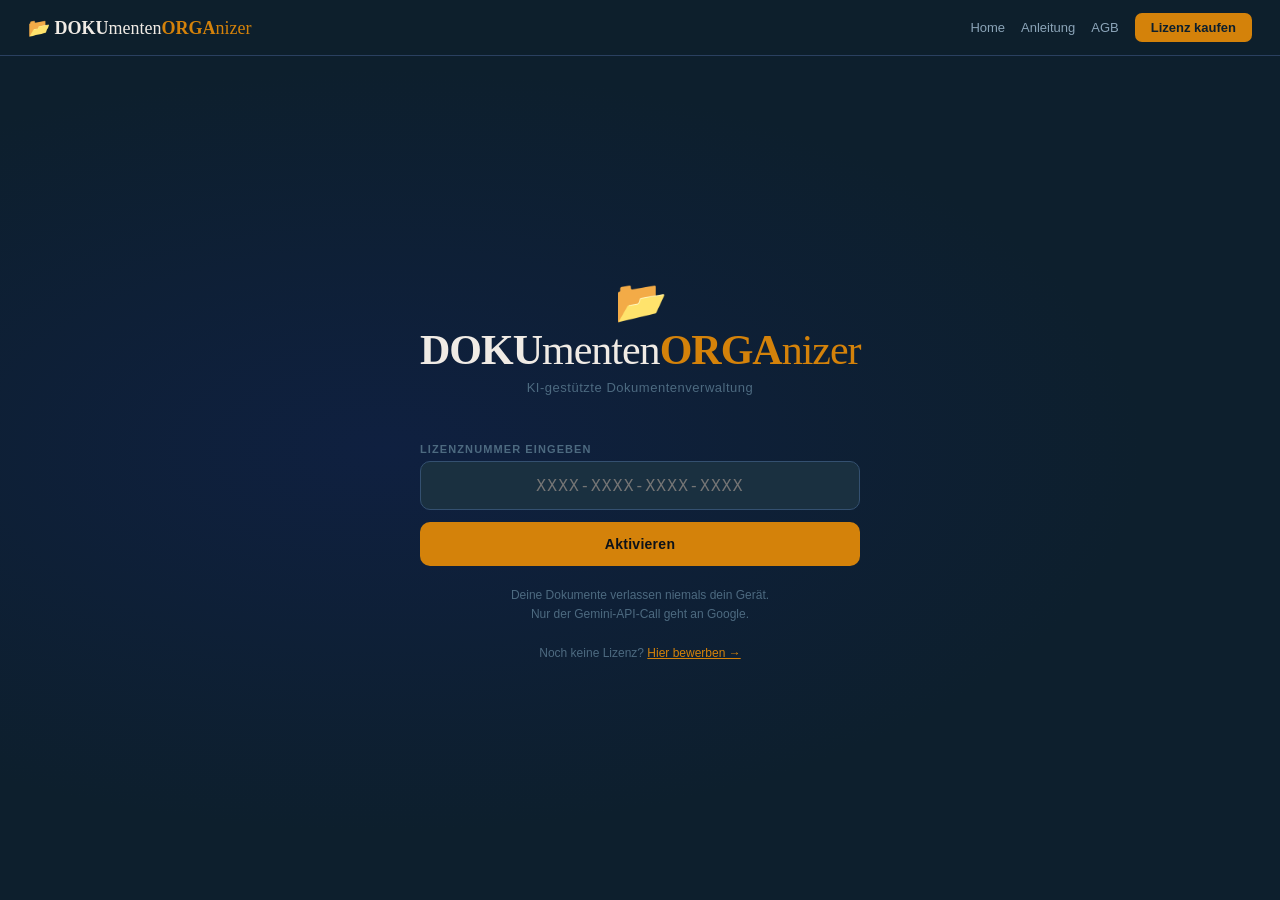
<file: index.html>
<!DOCTYPE html>
<!-- DokumentenOrganizer V2 – index.html -->
<!-- 2025-06-10 -->
<html lang="de">
<head>
<meta charset="UTF-8">
<meta name="viewport" content="width=device-width, initial-scale=1.0">
<meta http-equiv="Content-Security-Policy" content="default-src 'self' https://qvvsuksdribtjkplaynu.supabase.co https://generativelanguage.googleapis.com https://fonts.googleapis.com https://fonts.gstatic.com; script-src 'self' 'unsafe-inline'; style-src 'self' 'unsafe-inline' https://fonts.googleapis.com; img-src 'self' blob: data:; frame-src 'self' blob:; connect-src 'self' https://qvvsuksdribtjkplaynu.supabase.co https://generativelanguage.googleapis.com https://api.anthropic.com; font-src https://fonts.gstatic.com;">
<title>DokumentenOrganizer</title>
<link rel="icon" type="image/svg+xml" href="data:image/svg+xml,%3Csvg xmlns='http://www.w3.org/2000/svg' viewBox='0 0 32 32'%3E%3Crect width='32' height='32' rx='7' fill='%230d1f2d'/%3E%3Crect x='6' y='8' width='14' height='3' rx='1.5' fill='%23d4820a'/%3E%3Crect x='6' y='13' width='20' height='3' rx='1.5' fill='%23f0ebe5'/%3E%3Crect x='6' y='18' width='20' height='3' rx='1.5' fill='%23f0ebe5'/%3E%3Crect x='6' y='23' width='12' height='3' rx='1.5' fill='%232a9d8f'/%3E%3C/svg%3E">
<link href="https://fonts.googleapis.com/css2?family=Instrument+Serif:ital@0;1&family=DM+Mono:wght@400;500&family=Outfit:wght@300;400;500;600;700&display=swap" rel="stylesheet">
<style>
:root {
  --bg: #0d1f2d;
  --surface: #132030;
  --surface2: #1a3040;
  --surface3: #214050;
  --border: #2a4060;
  --border2: #345070;
  --accent: #d4820a;
  --accent-light: #f0a530;
  --accent2: #2a9d8f;
  --warn: #f0a530;
  --danger: #f87171;
  --text: #f0ebe5;
  --text2: #8ba4b8;
  --text3: #4d6a80;
  --mono: 'DM Mono', monospace;
  --body: 'Outfit', sans-serif;
  --serif: 'Instrument Serif', serif;
}
*{box-sizing:border-box;margin:0;padding:0;}
html,body{height:100%;}
body{background:var(--bg);color:var(--text);font-family:var(--body);font-size:15px;min-height:100vh;}

/* ── TOAST ── */
#toastWrap{position:fixed;top:20px;right:20px;z-index:9999;display:flex;flex-direction:column;gap:8px;pointer-events:none;}
.toast{padding:12px 18px;border-radius:10px;font-size:13px;font-weight:500;opacity:0;transform:translateX(20px);transition:all .25s;max-width:360px;line-height:1.5;}
.toast.show{opacity:1;transform:translateX(0);}
.t-ok{background:#052e16;border:1px solid #166534;color:#86efac;}
.t-err{background:#2d0707;border:1px solid #991b1b;color:#fca5a5;}
.t-warn{background:#2d1a00;border:1px solid #92400e;color:#fcd34d;}
.t-info{background:#0c1f3a;border:1px solid #1e4d8c;color:#93c5fd;}

/* ── SCREENS ── */
.screen{display:none;min-height:100vh;}
.screen.active{display:flex;}

/* ── LICENSE SCREEN ── */
#licenseScreen{align-items:center;justify-content:center;background:radial-gradient(ellipse at 30% 50%, #0f2040 0%, var(--bg) 60%);}
.license-box{width:440px;max-width:94vw;text-align:center;}
.license-logo{font-family:var(--serif);font-size:42px;color:var(--text);margin-bottom:6px;letter-spacing:-1px;}
.license-logo span{color:var(--accent);}
.license-sub{color:var(--text3);font-size:13px;margin-bottom:48px;letter-spacing:.04em;}
.license-label{font-size:11px;font-weight:600;letter-spacing:.1em;color:var(--text3);text-transform:uppercase;text-align:left;margin-bottom:6px;}
.license-input{width:100%;background:var(--surface2);border:1px solid var(--border2);border-radius:10px;padding:14px 16px;color:var(--text);font-family:var(--mono);font-size:16px;letter-spacing:.08em;outline:none;text-align:center;transition:border-color .2s;}
.license-input:focus{border-color:var(--accent);}
.license-btn{width:100%;margin-top:12px;padding:14px;background:var(--accent);color:#0c1219;border:none;border-radius:10px;font-family:var(--body);font-size:14px;font-weight:700;cursor:pointer;transition:all .2s;letter-spacing:.02em;}
.license-btn:hover{background:#7dd3fc;}
.license-btn:disabled{opacity:.4;cursor:not-allowed;}
.license-info{margin-top:20px;font-size:12px;color:var(--text3);line-height:1.6;}
.license-status{margin-top:14px;font-size:12px;padding:10px 14px;border-radius:8px;display:none;}
.license-status.err{display:block;background:#2d0707;border:1px solid #991b1b;color:#fca5a5;}
.license-status.ok{display:block;background:#052e16;border:1px solid #166534;color:#86efac;}

/* ── SETUP SCREEN ── */
#setupScreen{align-items:center;justify-content:center;background:radial-gradient(ellipse at 70% 30%, #0f2a1a 0%, var(--bg) 60%);}
.setup-box{width:500px;max-width:94vw;}
.setup-title{font-family:var(--serif);font-size:28px;margin-bottom:4px;}
.setup-title span{color:var(--accent2);}
.setup-sub{color:var(--text3);font-size:13px;margin-bottom:36px;}
.setup-steps{display:flex;flex-direction:column;gap:16px;}
.setup-step{background:var(--surface);border:1px solid var(--border);border-radius:12px;padding:20px 22px;}
.step-num{display:inline-flex;align-items:center;justify-content:center;width:22px;height:22px;background:var(--surface3);border-radius:50%;font-size:11px;font-weight:700;color:var(--text2);margin-bottom:10px;}
.step-title{font-weight:600;font-size:14px;margin-bottom:4px;}
.step-desc{font-size:12px;color:var(--text3);margin-bottom:12px;line-height:1.5;}
.step-input{width:100%;background:var(--bg);border:1px solid var(--border);border-radius:8px;padding:10px 12px;color:var(--text);font-family:var(--mono);font-size:13px;outline:none;transition:border-color .15s;}
.step-input:focus{border-color:var(--accent);}
.step-btn{margin-top:10px;padding:9px 18px;background:var(--surface3);border:1px solid var(--border2);border-radius:8px;color:var(--text);font-family:var(--body);font-size:13px;font-weight:600;cursor:pointer;transition:all .15s;display:inline-flex;align-items:center;gap:8px;}
.step-btn:hover{background:var(--surface2);border-color:var(--accent);color:var(--accent);}
.step-btn.done{border-color:var(--accent2);color:var(--accent2);}
.step-status{margin-top:8px;font-size:12px;color:var(--text3);font-family:var(--mono);}
.step-status.ok{color:var(--accent2);}
.step-status.err{color:var(--danger);}
.setup-continue{width:100%;margin-top:24px;padding:14px;background:var(--accent2);color:#0c1219;border:none;border-radius:10px;font-family:var(--body);font-size:14px;font-weight:700;cursor:pointer;transition:all .2s;}
.setup-continue:hover{background:#6ee7b7;}
.setup-continue:disabled{opacity:.35;cursor:not-allowed;}

/* ── MAIN APP ── */
#mainScreen{flex-direction:column;}
.app-header{border-bottom:1px solid var(--border);padding:0 28px;display:flex;align-items:center;justify-content:space-between;height:60px;flex-shrink:0;background:var(--surface);}
.app-logo{font-family:var(--serif);font-size:21px;letter-spacing:-.3px;display:flex;align-items:center;gap:8px;text-decoration:none;color:var(--text);cursor:pointer;}
.app-logo-mark{font-size:19px;}
.app-logo span{color:var(--accent);}
.header-right{display:flex;align-items:center;gap:14px;}
.status-pill{display:flex;align-items:center;gap:6px;padding:6px 14px;background:var(--surface2);border:1px solid var(--border2);border-radius:100px;font-size:13px;color:#b0c4d8;}
.status-dot{width:8px;height:8px;border-radius:50%;background:var(--text3);}
.status-dot.ok{background:var(--accent2);}
.status-dot.warn{background:var(--warn);animation:blink 1.5s infinite;}
@keyframes blink{0%,100%{opacity:1}50%{opacity:.3}}

.app-body{display:flex;flex:1;overflow:hidden;}
.sidebar{width:220px;border-right:1px solid var(--border);padding:18px 10px;display:flex;flex-direction:column;gap:2px;flex-shrink:0;background:var(--surface);overflow-y:auto;}
.nav-btn{display:flex;align-items:center;gap:10px;padding:10px 12px;border-radius:8px;cursor:pointer;font-size:14px;font-weight:500;color:#b0c4d8;transition:all .15s;border:none;background:none;width:100%;text-align:left;}
.nav-btn:hover{background:var(--surface2);color:#f0ebe5;}
.nav-btn.active{background:rgba(212,130,10,.15);color:var(--accent);font-weight:700;}
.nav-icon{font-size:16px;width:20px;text-align:center;flex-shrink:0;}
.nav-badge{margin-left:auto;background:var(--warn);color:#0d1f2d;padding:1px 8px;border-radius:100px;font-size:11px;font-weight:700;}
.sidebar-divider{border:none;border-top:1px solid var(--border);margin:8px 0;}
.sidebar-footer{margin-top:auto;padding-top:10px;}

.main-content{flex:1;overflow-y:auto;padding:28px 32px;}
.page{display:none;}
.page.active{display:block;animation:fadeUp .2s ease;}
@keyframes fadeUp{from{opacity:0;transform:translateY(6px)}to{opacity:1;transform:translateY(0)}}

.page-hd{margin-bottom:24px;}
.page-hd h1{font-size:22px;font-weight:700;margin-bottom:4px;color:#f0ebe5;}
.page-hd p{color:#8ba4b8;font-size:14px;}

/* ── CARDS ── */
.card{background:var(--surface);border:1px solid var(--border);border-radius:12px;padding:20px 22px;margin-bottom:14px;}
.card-hd{display:flex;align-items:center;justify-content:space-between;margin-bottom:16px;gap:12px;}
.card-title{font-weight:700;font-size:15px;color:#f0ebe5;}

/* ── BUTTONS ── */
.btn{display:inline-flex;align-items:center;gap:7px;padding:10px 20px;border-radius:8px;border:none;cursor:pointer;font-family:var(--body);font-size:14px;font-weight:600;transition:all .15s;white-space:nowrap;}
.btn:disabled{opacity:.35;cursor:not-allowed;}
.btn-primary{background:var(--accent);color:#0d1f2d;font-weight:700;}
.btn-primary:hover:not(:disabled){background:var(--accent-light);}
.btn-success{background:var(--accent2);color:#0d1f2d;font-weight:700;}
.btn-success:hover:not(:disabled){background:#3ab5a8;}
.btn-ghost{background:transparent;border:1px solid var(--border2);color:#b0c4d8;}
.btn-ghost:hover:not(:disabled){border-color:var(--text2);color:var(--text);}
.btn-danger{background:rgba(248,113,113,.1);border:1px solid rgba(248,113,113,.3);color:var(--danger);}
.btn-danger:hover:not(:disabled){background:rgba(248,113,113,.2);}
.btn-warn{background:rgba(251,191,36,.1);border:1px solid rgba(251,191,36,.3);color:var(--warn);}
.btn-sm{padding:5px 12px;font-size:12px;}

/* ── FORMS ── */
.fg{display:flex;flex-direction:column;gap:6px;margin-bottom:16px;}
.fg label{font-size:12px;font-weight:700;letter-spacing:.05em;color:#b0c4d8;text-transform:uppercase;}
.fg input,.fg select,.fg textarea{background:var(--bg);border:1px solid var(--border2);border-radius:8px;padding:10px 13px;color:#f0ebe5;font-family:var(--mono);font-size:14px;outline:none;transition:border-color .15s;width:100%;}
.fg input:focus,.fg select:focus,.fg textarea:focus{border-color:var(--accent);}
.fg textarea{resize:vertical;min-height:70px;}
.fg .hint{font-size:12px;color:#8ba4b8;font-family:var(--mono);}
.fg .hint.ok{color:var(--accent2);}
.fg .hint.err{color:var(--danger);}

/* ── RUN PANEL ── */
.run-panel{background:linear-gradient(135deg,rgba(212,130,10,.08),rgba(42,157,143,.06));border:1px solid rgba(212,130,10,.2);border-radius:12px;padding:20px 22px;margin-bottom:20px;display:flex;align-items:center;justify-content:space-between;gap:16px;}
.run-info h3{font-size:16px;font-weight:700;margin-bottom:4px;color:#f0ebe5;}
.run-info p{font-size:13px;color:#8ba4b8;line-height:1.5;}
.run-actions{display:flex;gap:10px;flex-shrink:0;}

/* ── PROGRESS ── */
.progress-bar-wrap{background:var(--surface3);border-radius:100px;height:6px;margin-top:10px;overflow:hidden;display:none;}
.progress-bar-wrap.show{display:block;}
.progress-bar{height:100%;background:linear-gradient(90deg,var(--accent),var(--accent2));border-radius:100px;transition:width .3s;}

/* ── QUEUE CARD ── */
.q-card{background:var(--surface);border:1px solid var(--border);border-radius:12px;padding:16px 20px;margin-bottom:10px;}
.q-card-name{font-family:var(--mono);font-size:12px;color:var(--accent);word-break:break-all;margin-bottom:6px;}
.q-card-reason{font-size:12px;color:var(--warn);margin-bottom:8px;line-height:1.5;}
.q-card-meta{font-size:11px;color:var(--text3);font-family:var(--mono);margin-bottom:10px;}

/* ── MODAL ── */
.overlay{position:fixed;inset:0;background:rgba(0,0,0,.75);backdrop-filter:blur(4px);display:flex;align-items:center;justify-content:center;z-index:500;opacity:0;pointer-events:none;transition:opacity .2s;}
.overlay.active{opacity:1;pointer-events:all;}
.modal{background:var(--surface);border:1px solid var(--border2);border-radius:16px;padding:28px 30px;width:580px;max-width:96vw;max-height:90vh;overflow-y:auto;}
.modal-badge{display:inline-flex;align-items:center;gap:7px;background:rgba(251,191,36,.1);border:1px solid rgba(251,191,36,.25);color:var(--warn);padding:3px 12px;border-radius:100px;font-size:10px;font-family:var(--mono);font-weight:500;letter-spacing:.06em;margin-bottom:12px;}
.modal-badge::before{content:'●';}
.modal h2{font-size:18px;font-weight:700;margin-bottom:3px;}
.modal .msub{color:var(--text2);font-size:12px;margin-bottom:18px;font-family:var(--mono);word-break:break-all;}
.gemini-hint{background:rgba(56,189,248,.06);border:1px solid rgba(56,189,248,.15);border-radius:10px;padding:12px 16px;margin-bottom:16px;}
.gh-title{font-size:10px;font-weight:600;letter-spacing:.1em;text-transform:uppercase;color:var(--accent);margin-bottom:8px;}
.gh-grid{display:grid;grid-template-columns:1fr 1fr;gap:6px;}
.gh-field{display:flex;flex-direction:column;gap:2px;}
.gh-label{font-size:10px;color:var(--text3);font-family:var(--mono);}
.gh-value{font-size:12px;color:var(--text2);font-family:var(--mono);}
.gh-value.none{color:var(--text3);font-style:italic;}
.reason-box{background:rgba(251,191,36,.07);border:1px solid rgba(251,191,36,.2);border-radius:8px;padding:10px 14px;font-size:12px;color:var(--warn);margin-bottom:16px;line-height:1.5;}
.divider{border:none;border-top:1px solid var(--border);margin:16px 0;}
.section-lbl{font-size:10px;font-weight:700;letter-spacing:.09em;text-transform:uppercase;color:var(--text3);margin-bottom:12px;}
.form-grid{display:grid;grid-template-columns:1fr 1fr;gap:10px;}
.form-full{grid-column:1/-1;}
.preview-lbl{font-size:10px;color:var(--text3);text-transform:uppercase;letter-spacing:.07em;margin-top:14px;margin-bottom:4px;}
.preview-bar{background:var(--bg);border:1px solid var(--border);border-radius:8px;padding:9px 12px;font-family:var(--mono);font-size:12px;color:var(--accent2);word-break:break-all;line-height:1.5;}
.preview-bar.dim{color:var(--text3);}
.cb-row{display:flex;align-items:center;gap:10px;padding:10px 14px;background:var(--bg);border:1px solid var(--border);border-radius:8px;cursor:pointer;margin-bottom:4px;}
.cb-row input[type=checkbox]{width:14px;height:14px;accent-color:var(--accent);cursor:pointer;flex-shrink:0;}
.cb-row span{font-size:13px;color:var(--text2);}
.modal-actions{display:flex;gap:10px;justify-content:flex-end;margin-top:16px;}

/* ── KAT ── */
.kat-list{display:flex;flex-direction:column;gap:8px;}
.kat-item{display:flex;align-items:center;gap:10px;padding:10px 14px;background:var(--surface2);border:1px solid var(--border);border-radius:10px;}
.kat-name{font-weight:600;font-size:13px;flex:1;}
.kat-folder{font-family:var(--mono);font-size:11px;color:var(--text3);flex:1;overflow:hidden;text-overflow:ellipsis;white-space:nowrap;}
.add-kat-form{display:grid;grid-template-columns:1fr auto;gap:8px;padding:12px;background:var(--bg);border:1px dashed var(--border);border-radius:10px;margin-top:8px;align-items:end;}

/* ── LOG TABLE ── */
.log-table{width:100%;border-collapse:collapse;font-family:var(--mono);font-size:11px;}
.log-table th{text-align:left;padding:7px 12px;font-size:10px;letter-spacing:.08em;text-transform:uppercase;color:var(--text3);border-bottom:1px solid var(--border);font-family:var(--body);}
.log-table td{padding:9px 12px;border-bottom:1px solid rgba(42,61,85,.4);vertical-align:middle;}
.log-table tr:last-child td{border-bottom:none;}
.log-table tr:hover td{background:rgba(26,37,53,.6);}
.tag{display:inline-flex;padding:2px 8px;border-radius:4px;font-size:10px;font-weight:600;font-family:var(--body);}
.tag-auto{background:rgba(52,211,153,.12);color:var(--accent2);}
.tag-manual{background:rgba(56,189,248,.12);color:var(--accent);}

/* ── MISC ── */
.empty{text-align:center;padding:40px;color:var(--text3);font-size:13px;}
.loading{text-align:center;padding:40px;color:var(--text3);}
.spinner{display:inline-block;width:20px;height:20px;border:2px solid var(--border);border-top-color:var(--accent);border-radius:50%;animation:spin .7s linear infinite;margin-bottom:8px;}
@keyframes spin{to{transform:rotate(360deg)}}
.info-box{background:rgba(56,189,248,.06);border:1px solid rgba(56,189,248,.15);border-radius:10px;padding:12px 16px;margin-bottom:16px;font-size:13px;color:var(--text2);line-height:1.6;}
.warn-box{background:rgba(251,191,36,.06);border:1px solid rgba(251,191,36,.15);border-radius:10px;padding:12px 16px;margin-bottom:16px;font-size:13px;color:var(--warn);line-height:1.6;}

/* ── LICENSE INFO ── */
.lic-info{background:var(--surface2);border:1px solid var(--border);border-radius:10px;padding:14px 16px;font-size:12px;font-family:var(--mono);}
.lic-row{display:flex;justify-content:space-between;padding:4px 0;border-bottom:1px solid var(--border);}
.lic-row:last-child{border-bottom:none;}
.lic-key{color:var(--text3);}
.lic-val{color:var(--text);}


/* ── DASHBOARD STATS ── */
.dash-grid{display:grid;grid-template-columns:repeat(auto-fit,minmax(200px,1fr));gap:14px;margin-bottom:24px;}
.stat-card{background:var(--surface);border:1px solid var(--border);border-radius:12px;padding:18px 20px;}
.stat-num{font-family:var(--serif);font-size:36px;font-weight:400;color:var(--accent);line-height:1;margin-bottom:4px;}
.stat-label{font-size:13px;color:#8ba4b8;font-weight:500;}
.stat-sub{font-size:12px;color:var(--text3);margin-top:2px;}
.dash-section{background:var(--surface);border:1px solid var(--border);border-radius:12px;padding:18px 20px;margin-bottom:14px;}
.dash-section-title{font-size:12px;font-weight:700;letter-spacing:.07em;text-transform:uppercase;color:#8ba4b8;margin-bottom:14px;}
.fv-row{display:flex;align-items:center;gap:10px;padding:7px 10px;border-radius:8px;transition:background .12s;}
.fv-row:hover{background:var(--surface2);}
.fv-icon{font-size:15px;flex-shrink:0;width:20px;text-align:center;}
.fv-name{flex:1;font-size:13px;font-weight:500;overflow:hidden;text-overflow:ellipsis;white-space:nowrap;}
.fv-count{font-size:12px;font-family:var(--mono);color:var(--text3);flex-shrink:0;}
.fv-count.has-files{color:var(--accent);font-weight:600;}
.fv-group{margin-bottom:10px;}
.fv-group-title{font-size:10px;font-weight:700;letter-spacing:.08em;text-transform:uppercase;color:var(--text3);padding:4px 10px;margin-bottom:2px;}
.fv-empty{font-size:12px;color:var(--text3);font-style:italic;padding:4px 10px;}
.fv-loading{font-size:13px;color:var(--text3);padding:8px 10px;}
.dash-queue-empty{color:var(--accent2);font-size:14px;}
.dash-log-row{display:flex;justify-content:space-between;align-items:center;padding:7px 0;border-bottom:1px solid rgba(42,64,96,.5);font-size:13px;}
.dash-log-row:last-child{border-bottom:none;}
.dash-log-name{color:#b0c4d8;font-family:var(--mono);font-size:12px;overflow:hidden;text-overflow:ellipsis;white-space:nowrap;max-width:300px;}
.dash-log-date{color:var(--text3);font-size:11px;font-family:var(--mono);flex-shrink:0;margin-left:10px;}

/* ── PRIVAT/UPGRADE BADGE ── */
.privat-badge{display:inline-flex;align-items:center;gap:6px;background:rgba(42,157,143,.12);border:1px solid rgba(42,157,143,.25);color:var(--accent2);padding:3px 10px;border-radius:6px;font-size:11px;font-weight:700;letter-spacing:.05em;}
.upgrade-btn{display:flex;align-items:center;gap:8px;padding:10px 14px;background:var(--amber-bg,rgba(212,130,10,.08));border:1px solid var(--amber-border,rgba(212,130,10,.22));border-radius:10px;color:var(--accent);font-size:13px;font-weight:600;cursor:pointer;text-decoration:none;transition:all .15s;margin-top:8px;width:100%;}
.upgrade-btn:hover{background:rgba(212,130,10,.15);border-color:var(--accent);}

/* ── KATEGORIE CARDS ── */
.kat-card{background:var(--surface2);border:1px solid var(--border);border-radius:12px;padding:16px 18px;margin-bottom:10px;}
.kat-card-header{display:flex;align-items:flex-start;justify-content:space-between;gap:12px;margin-bottom:8px;}
.kat-card-name{font-weight:700;font-size:15px;color:#f0ebe5;}
.kat-card-badges{display:flex;gap:6px;flex-wrap:wrap;margin-top:4px;}
.kat-badge{display:inline-flex;padding:2px 8px;border-radius:4px;font-size:10px;font-weight:700;letter-spacing:.04em;}
.kat-badge-secondary{background:rgba(212,130,10,.15);color:var(--accent);}
.kat-badge-retention{background:rgba(42,157,143,.12);color:var(--accent2);}
.kat-folder-path{font-family:var(--mono);font-size:11px;color:var(--text3);margin-bottom:6px;}
.kat-description{font-size:12px;color:#8ba4b8;line-height:1.5;margin-bottom:6px;}
.kat-keywords{font-family:var(--mono);font-size:11px;color:var(--text3);}
.kat-actions{display:flex;gap:6px;margin-top:10px;}

/* ── ADD KAT FORM ── */
.add-kat-form{background:var(--bg);border:1px dashed var(--border2);border-radius:12px;padding:18px;margin-top:12px;}
.add-kat-form h3{font-size:14px;font-weight:700;color:#b0c4d8;margin-bottom:14px;}

/* ── MISC ── */
.empty{text-align:center;padding:40px;color:#4d6a80;font-size:14px;}
.info-box{background:rgba(42,157,143,.07);border:1px solid rgba(42,157,143,.2);border-radius:10px;padding:13px 16px;margin-bottom:16px;font-size:13px;color:#8ba4b8;line-height:1.6;}
.warn-box{background:rgba(240,165,48,.07);border:1px solid rgba(240,165,48,.2);border-radius:10px;padding:13px 16px;margin-bottom:16px;font-size:13px;color:var(--warn);line-height:1.6;}
.sidebar-ext-links{padding:8px 4px;display:flex;flex-direction:column;gap:2px;}
.sidebar-ext-link{font-size:12px;color:#4d6a80;text-decoration:none;padding:5px 12px;border-radius:6px;transition:color .15s;}
.sidebar-ext-link:hover{color:#8ba4b8;}

/* ── LIC NAV LINKS (Fix 16: CSS statt JS-Hover) ── */
.lic-nav-link { color: var(--text2); text-decoration: none; font-size: 13px; font-weight: 500; transition: color .15s; }
.lic-nav-link:hover { color: var(--accent); }

/* ── EINSTELLUNGEN 2-spaltig ── */
.settings-grid{display:grid;grid-template-columns:1fr 1fr;gap:14px;align-items:start;}
.settings-grid .card{margin-bottom:0;}
.settings-full{grid-column:1/-1;}
/* ── VORSCHAU IM ZUORDNEN-/KORREKTUR-FENSTER ── */
.modal-mit-vorschau{width:1180px;display:grid;grid-template-columns:minmax(0,1fr) 520px;gap:24px;align-items:start;}
.mv-vorschau{position:sticky;top:0;display:flex;flex-direction:column;gap:8px;min-height:200px;}
.mv-vorschau iframe{width:100%;height:76vh;border:0;border-radius:8px;background:#fff;}
.mv-vorschau img{max-width:100%;max-height:76vh;object-fit:contain;border-radius:8px;background:#fff;align-self:center;}
.mv-vorschau .mv-leer{color:var(--text3);font-size:13px;padding:20px;border:1px dashed var(--border2);border-radius:8px;text-align:center;}
@media (max-width:1000px){.modal-mit-vorschau{grid-template-columns:1fr;}.mv-vorschau{position:static;}.mv-vorschau iframe{height:50vh;}}
/* ── VERSICHERUNGS-CHECK ── */
.vs-table{width:100%;border-collapse:collapse;font-size:12.5px;}
.vs-table th{text-align:left;padding:7px 10px;font-size:10px;letter-spacing:.08em;text-transform:uppercase;color:var(--text3);border-bottom:1px solid var(--border);}
.vs-table td{padding:9px 10px;border-bottom:1px solid rgba(42,61,85,.4);vertical-align:top;}
.vs-table a{color:var(--text);}
.vs-unter td{background:rgba(184,134,11,.24);}
.vs-unter td:first-child{box-shadow:inset 3px 0 0 #b8860b;}
.vs-unter .vs-status{color:#e3b341;font-weight:700;}
.vs-offen .vs-status{color:var(--text2);}
.vs-ok .vs-status{color:var(--accent2);font-weight:700;}
.vs-opt td{color:var(--text2);}
.vs-empf{color:var(--text3);}
.vs-klein{font-size:11.5px;color:var(--text3);line-height:1.5;}
.vs-kopf{display:flex;justify-content:space-between;align-items:flex-start;gap:10px;margin-bottom:12px;}
.vs-zaehler{font-size:11px;font-weight:700;padding:3px 10px;border-radius:100px;background:rgba(184,134,11,.3);color:#e3b341;}
.vs-zaehler.ok{background:rgba(42,157,143,.2);color:var(--accent2);}
.vs-ev{display:flex;gap:10px;align-items:baseline;padding:6px 0;border-bottom:1px solid rgba(42,61,85,.4);font-size:13px;}
.vs-ev-plus{color:#4ade80;} .vs-ev-minus{color:#e3b341;}
.vs-ev-datum{font-family:var(--mono);font-size:11px;color:var(--text3);white-space:nowrap;}
.vs-frage{padding:8px 0;border-bottom:1px solid rgba(42,61,85,.4);}
.vs-frage-text{font-size:13px;margin-bottom:6px;}
.vs-frage-eingabe{display:flex;gap:8px;flex-wrap:wrap;align-items:center;}
.vs-frage-eingabe input,.vs-frage-eingabe select,.vs-input{background:var(--bg);border:1px solid var(--border2);border-radius:8px;padding:7px 10px;color:var(--text);font-family:var(--mono);font-size:16px;max-width:100%;min-width:0;}
.vs-checks{display:flex;flex-wrap:wrap;gap:10px;font-size:13px;}

/* ── KONFIDENZ SLIDER ── */
.konfidenz-slider{width:100%;accent-color:var(--accent);cursor:pointer;margin:8px 0;}
.konfidenz-val{font-family:var(--mono);font-size:20px;font-weight:700;color:var(--accent);}

@media(max-width:768px){
  .settings-grid{grid-template-columns:1fr;}
  .settings-full{grid-column:1;}
}
@media(max-width:680px){
  .form-grid,.gh-grid{grid-template-columns:1fr;}
  .sidebar{width:170px;}
  .main-content{padding:16px;}
  .run-panel{flex-direction:column;align-items:flex-start;}
}
</style>
</head>
<body>

<div id="toastWrap"></div>

<!-- ══ LICENSE SCREEN ══ -->
<div class="screen active" id="licenseScreen">
  <!-- Mini-Nav auf Lizenzseite -->
  <div style="position:absolute;top:0;left:0;right:0;height:56px;background:rgba(13,31,45,.95);border-bottom:1px solid var(--border);display:flex;align-items:center;justify-content:space-between;padding:0 28px;z-index:10;">
    <div style="font-family:var(--serif);font-size:18px;color:var(--text);">📂 <b>DOKU</b>menten<span style="color:var(--accent);"><b>ORGA</b>nizer</span></div>
    <div style="display:flex;gap:16px;align-items:center;">
      <a href="landing.html" class="lic-nav-link">Home</a>
      <a href="info.html" class="lic-nav-link">Anleitung</a>
      <a href="agb.html" class="lic-nav-link">AGB</a>
      <a href="landing.html#beta" style="background:var(--accent);color:#0d1f2d;padding:7px 16px;border-radius:7px;font-size:13px;font-weight:700;text-decoration:none;">Lizenz kaufen</a>
    </div>
  </div>
  <div class="license-box" style="margin-top:40px;">
    <div class="license-logo">📂 <b>DOKU</b>menten<span><b>ORGA</b>nizer</span></div>
    <div class="license-sub">KI-gestützte Dokumentenverwaltung</div>
    <div class="license-label">Lizenznummer eingeben</div>
    <input class="license-input" id="licInput" type="text" placeholder="XXXX-XXXX-XXXX-XXXX" maxlength="19" autocomplete="off" autocorrect="off" autocapitalize="characters" spellcheck="false" name="do-not-autofill">
    <button class="license-btn" id="licBtn">Aktivieren</button>
    <div class="license-status" id="licStatus"></div>
    <div class="license-info">
      Deine Dokumente verlassen niemals dein Gerät.<br>
      Nur der Gemini-API-Call geht an Google.<br><br>
      Noch keine Lizenz? <a href="landing.html#beta" style="color:var(--accent);">Hier bewerben →</a>
    </div>
  </div>
</div>

<!-- ══ SETUP SCREEN ══ -->
<div class="screen" id="setupScreen">
  <div class="setup-box">
    <div class="setup-title">Einrichtung <span>abschließen</span></div>
    <div class="setup-sub">Einmalig – dauert 2 Minuten</div>
    <div class="setup-steps">

      <div class="setup-step">
        <div class="step-num">1</div>
        <div class="step-title">Gemini API Key</div>
        <div class="step-desc">Kostenlos unter <strong>aistudio.google.com/app/apikey</strong> erstellen. Wird nur lokal auf deinem Gerät gespeichert.</div>
        <input class="step-input" id="setupApiKey" type="password" placeholder="AIza...">
        <button class="step-btn" id="saveKeyBtn">🔑 Key speichern</button>
        <div class="step-status" id="keyStatus"></div>
      </div>

      <div class="setup-step">
        <div class="step-num">2</div>
        <div class="step-title">Arbeitsordner auswählen</div>
        <div class="step-desc">Wähle einen Ordner auf deinem Gerät. Darin werden automatisch alle Kategorieordner und der Eingangsordner angelegt.</div>
        <button class="step-btn" id="selectFolderBtn">📁 Ordner auswählen</button>
        <div class="step-status" id="folderStatus"></div>
      </div>

    </div>
    <button class="setup-continue" id="setupContinueBtn" disabled>Weiter zur App →</button>
  </div>
</div>

<!-- ══ MAIN APP ══ -->
<div class="screen" id="mainScreen">

  <!-- RECONNECT BANNER – schmal, ein Klick, öffnet direkt den Ordner-Picker -->
  <div id="reconnectBanner" style="display:none; position:sticky; top:0; z-index:500; background:#d4820a; padding:9px 20px; align-items:center; justify-content:space-between; gap:12px;">
    <span style="font-size:13px;font-weight:600;color:#0d1f2d;">
      📁 Arbeitsordner verbinden – <span id="reconnectFolderName" style="font-family:var(--mono);"></span>
    </span>
    <button id="reconnectFolderBtn" style="
      background:#0d1f2d;color:#f0a530;border:none;border-radius:7px;
      padding:6px 16px;font-size:13px;font-weight:700;cursor:pointer;
      font-family:var(--sans);white-space:nowrap;flex-shrink:0;
    ">Ordner wählen →</button>
    <button id="reconnectSkipBtn" style="
      background:transparent;border:none;color:rgba(13,31,45,.5);
      font-size:18px;cursor:pointer;line-height:1;padding:0 4px;flex-shrink:0;
    " title="Schließen">×</button>
  </div>

  <!-- MODAL -->
  <div class="overlay" id="queueOverlay">
    <div class="modal modal-mit-vorschau">
      <div class="mv-vorschau" id="m-vorschau"></div>
      <div class="mv-formular">
      <div class="modal-badge" id="m-badge">Entscheidung erforderlich</div>
      <h2 id="m-title">Manuell zuordnen</h2>
      <p class="msub" id="m-filename">—</p>
      <div class="gemini-hint">
        <div class="gh-title" id="gv-title">🤖 Gemini-Vorschlag</div>
        <div class="gh-grid">
          <div class="gh-field"><span class="gh-label">Kategorie</span><span class="gh-value" id="gv-kat">—</span></div>
          <div class="gh-field"><span class="gh-label">Art</span><span class="gh-value" id="gv-art">—</span></div>
          <div class="gh-field"><span class="gh-label">Dokumenttyp</span><span class="gh-value" id="gv-typ">—</span></div>
          <div class="gh-field"><span class="gh-label">Person</span><span class="gh-value" id="gv-person">—</span></div>
        </div>
      </div>
      <div class="reason-box" id="m-reason">—</div>
      <hr class="divider">
      <div class="section-lbl">Deine Zuordnung</div>
      <div class="form-grid">
        <div class="fg form-full">
          <label>Kategorie *</label>
          <select id="m-kat"><option value="">– wählen –</option></select>
        </div>
        <div class="fg"><label>Art</label><input type="text" id="m-art" placeholder="z.B. KFZ, Strom"></div>
        <div class="fg"><label>Dokumenttyp</label><input type="text" id="m-typ" placeholder="z.B. Rechnung, Vertrag"></div>
        <div class="fg"><label>Person / Firma</label><input type="text" id="m-person" placeholder="optional"></div>
        <div class="fg"><label>Belegdatum (YYYYMMDD)</label><input type="text" id="m-datum" placeholder="leer = heute" maxlength="8"></div>
      </div>
      <div class="preview-lbl">Vorschau Dateiname</div>
      <div class="preview-bar dim" id="m-preview">– bitte Kategorie wählen –</div>
      <hr class="divider">
      <div class="cb-row"><input type="checkbox" id="m-steuer"><span>Steuerlich relevant → Kopie in Steuer-Ordner</span></div>
      <div class="modal-actions">
        <button class="btn btn-ghost" id="skipModalBtn">Überspringen</button>
        <button class="btn btn-success" id="resolveBtn" disabled>✓ Ablegen</button>
      </div>
      </div>
    </div>
  </div>

  <div class="app-header">
    <a href="landing.html" class="app-logo" title="Home" style="cursor:pointer;text-decoration:none;"><span class="app-logo-mark">📂</span> <b>DOKU</b>menten<span><b>ORGA</b>nizer</span></a>
    <div class="header-right">
      <div class="status-pill"><div class="status-dot ok" id="appStatusDot"></div><span id="appStatusText">Bereit</span></div>
      <button class="btn btn-ghost btn-sm" id="openFolderBtn" title="Ordner neu verbinden">📁</button>
    </div>
  </div>

  <div class="app-body">
    <div class="sidebar">
      <button class="nav-btn active" data-page="dashboard"><span class="nav-icon">🏠</span>Dashboard</button>
      <button class="nav-btn" data-page="queue"><span class="nav-icon">📥</span>Unklar<span class="nav-badge" id="qBadge" style="display:none">0</span></button>
      <button class="nav-btn" data-page="kategorien"><span class="nav-icon">🗂</span>Kategorien</button>
      <button class="nav-btn" data-page="log"><span class="nav-icon">📋</span>Protokoll</button>
      <button class="nav-btn" data-page="versicherungen"><span class="nav-icon">🛡</span>Versicherungen<span class="nav-badge" id="vsBadge" style="display:none">0</span></button>
      <button class="nav-btn" data-page="einstellungen"><span class="nav-icon">⚙️</span>Einstellungen</button>
      <div style="margin-top:auto;border-top:1px solid var(--border);padding-top:10px;margin-top:12px;">
        <div class="sidebar-ext-links">
          <a href="info.html" class="sidebar-ext-link" target="_blank">📖 Anleitung</a>
          <a href="landing.html" class="sidebar-ext-link" target="_blank">🏷 Landingpage</a>
          <a href="agb.html" class="sidebar-ext-link" target="_blank">⚖️ AGB &amp; Datenschutz</a>
          <span class="sidebar-ext-link" id="appVersion" style="cursor:default;opacity:.7;"></span>
        </div>
      </div>
    </div>

    <div class="main-content">

      <!-- DASHBOARD PAGE -->
      <div class="page active" id="page-dashboard">
        <div class="run-panel">
          <div class="run-info">
            <h3>Dokumente verarbeiten</h3>
            <p id="runInfo">Neue Dateien im _Eingang-Ordner werden von der KI analysiert, umbenannt und abgelegt.</p>
            <div class="progress-bar-wrap" id="progressWrap"><div class="progress-bar" id="progressBar" style="width:0%"></div></div>
          </div>
          <div class="run-actions">
            <button class="btn btn-primary" id="runBtn">▶ Jetzt starten</button>
            <button class="btn btn-ghost" id="unklarBtn" title="Nur die unklaren Dateien erneut analysieren">🔄 Unklare neu analysieren</button>
          </div>
        </div>
        <div class="dash-grid">
          <div class="stat-card"><div class="stat-num" id="dash-month">0</div><div class="stat-label">Diesen Monat</div><div class="stat-sub">organisierte Dokumente</div></div>
          <div class="stat-card"><div class="stat-num" id="dash-total">0</div><div class="stat-label">Insgesamt</div><div class="stat-sub">verarbeitete Dokumente</div></div>
          <div class="stat-card"><div class="stat-num" id="dash-queue">0</div><div class="stat-label">Unklar</div><div class="stat-sub">warten auf Zuordnung</div></div>
          <div class="stat-card"><div class="stat-num" id="dash-kats">0</div><div class="stat-label">Kategorien</div><div class="stat-sub">angelegt</div></div>
        </div>
        <div class="dash-section">
          <div style="display:flex;align-items:center;justify-content:space-between;margin-bottom:14px;">
            <div class="dash-section-title" style="margin-bottom:0;">Zuletzt verarbeitet</div>
            <button class="btn btn-ghost btn-sm" id="openBelegeCheckBtn">🗃 Belege prüfen</button>
            <button class="btn btn-ghost btn-sm" id="duplikateBtn">🔍 Duplikate prüfen</button>
          </div>
          <div id="dash-recent"><div style="color:var(--text3);font-size:13px;">Noch keine Dokumente verarbeitet</div></div>
        </div>
        <!-- ORDNERÜBERSICHT -->
        <div class="dash-section" id="dash-folder-section">
          <div style="display:flex;align-items:center;justify-content:space-between;margin-bottom:14px;">
            <div class="dash-section-title" style="margin-bottom:0;">📂 Ordnerübersicht</div>
            <button class="btn btn-ghost btn-sm" id="refreshFolderViewBtn">↻ Aktualisieren</button>
          </div>
          <div id="dash-folder-view"><div style="color:var(--text3);font-size:13px;">Kein Ordner verbunden</div></div>
        </div>

        <!-- Geschäftliche Nutzung – ausgeblendet, im Code behalten -->
        <div class="dash-section" style="display:none;">
          <div>
            <div style="font-size:14px;font-weight:700;color:#f0ebe5;margin-bottom:6px;">Nutzungsmodus: <span class="privat-badge">🔒 Privat</span></div>
            <div style="font-size:13px;color:#4d6a80;line-height:1.6;">Für buchhalterische Ablage mit GoBD-konformen Aufbewahrungsfristen und Buchhaltungskategorien:</div>
          </div>
          <a href="#" class="upgrade-btn" style="max-width:280px;text-decoration:none;" onclick="return false;">🏢 Zur geschäftlichen Nutzung →</a>
        </div>
      </div>

      <!-- QUEUE PAGE -->
      <div class="page" id="page-queue">
        <div class="page-hd"><h1>Unklar</h1><p>Dokumente, bei denen die KI nicht sicher genug war</p></div>
        <div id="queueContent"><div class="empty">✅ Keine offenen Dokumente</div></div>
      </div>

      <!-- KATEGORIEN PAGE -->
      <div class="page" id="page-kategorien">
        <div class="page-hd"><h1>Kategorien</h1><p>Kategorien mit Beschreibungen helfen Gemini bei der Erkennung</p></div>
        <div class="warn-box">📁 Kategorien werden als Unterordner angelegt. Wenn ein Ordner manuell umbenannt wird, erkennt die App ihn nicht mehr und bietet Optionen an. Beim Löschen einer Kategorie bleibt der Ordner auf dem Gerät erhalten.</div>
        <div class="card">
          <div class="card-hd">
            <span class="card-title">Aktive Kategorien</span>
            <button class="btn btn-primary btn-sm" id="toggleAddKatBtn">+ Hinzufügen</button>
          </div>
          <div id="katList"><div class="empty">Noch keine Kategorien</div></div>
          <div class="add-kat-form" id="addKatForm" style="display:none;">
            <div style="font-size:14px;font-weight:700;color:#b0c4d8;margin-bottom:16px;">Neue Kategorie anlegen</div>
            <div class="fg"><label>Name *</label><input type="text" id="newKatName" placeholder="z.B. Garantiebelege, Fahrtenbuch"></div>
            <div class="fg"><label>Beschreibung (hilft Gemini)</label><textarea id="newKatDesc" placeholder="z.B. Alle Garantiescheine, Kaufbelege und Bedienungsanleitungen für Geräte und Haushaltsgegenstände"></textarea></div>
            <div class="fg"><label>Schlüsselwörter (kommasepariert)</label><input type="text" id="newKatKeywords" placeholder="z.B. Garantie, Gewährleistung, Kaufbeleg, Quittung, Anleitung"></div>
            <div style="display:grid;grid-template-columns:1fr 1fr;gap:12px;">
              <div class="fg">
                <label>Aufbewahrungsfrist (Jahre, optional)</label>
                <input type="number" id="newKatRetention" placeholder="z.B. 5" min="1" max="30" step="1">
              </div>
              <div>
                <label class="fg" style="flex-direction:row;align-items:center;gap:10px;cursor:pointer;margin-bottom:0;">
                  <input type="checkbox" id="newKatSecondary" style="width:18px;height:18px;accent-color:var(--accent);flex-shrink:0;">
                  <span style="font-size:12px;font-weight:700;letter-spacing:.05em;color:#b0c4d8;text-transform:uppercase;">Sekundärordner</span>
                </label>
                <div style="font-size:12px;color:#4d6a80;margin-top:6px;line-height:1.5;">Dokumente werden zusätzlich hierher kopiert wenn das Kriterium zutrifft (z.B. steuerrelevant).</div>
              </div>
            </div>
            <div style="display:flex;gap:10px;margin-top:8px;">
              <button class="btn btn-success" id="addKategorieBtn">✓ Speichern</button>
              <button class="btn btn-ghost" id="cancelAddKatBtn">Abbrechen</button>
            </div>
          </div>
        </div>
      </div>

      <!-- LOG PAGE -->
      <div class="page" id="page-log">
        <div class="page-hd"><h1>Protokoll</h1><p>Letzte 200 verarbeiteten Dokumente</p></div>
        <div class="card" style="padding:0;overflow:hidden;">
          <table class="log-table">
            <thead><tr><th>Datum</th><th>Originalname</th><th>Neuer Name</th><th>Kategorie</th><th>Konfidenz</th><th>Typ</th><th></th></tr></thead>
            <tbody id="logBody"><tr><td colspan="7"><div class="empty">Noch keine Einträge</div></td></tr></tbody>
          </table>
        </div>
      </div>

      <!-- VERSICHERUNGS-CHECK PAGE -->
      <div class="page" id="page-versicherungen">
        <div class="page-hd"><h1>Versicherungs-Check</h1><p>Wer ist wogegen wie hoch versichert – mit Empfehlung und kommenden Änderungen</p></div>
        <div id="vsInhalt"></div>
      </div>

      <!-- EINSTELLUNGEN PAGE -->
      <div class="page" id="page-einstellungen">
        <div class="page-hd"><h1>Einstellungen</h1><p>Konfiguration und Lizenzinfo</p></div>

        <div class="settings-grid">

          <!-- Spalte 1: Arbeitsordner + Konfidenz -->
          <div>
            <div class="card">
              <div class="card-title" style="margin-bottom:14px;">Arbeitsordner</div>
              <div class="info-box" id="folderInfo">Kein Ordner verbunden – bitte verbinden bevor du startest</div>
              <button class="btn btn-ghost" id="openFolderSettingsBtn">📁 Ordner neu verbinden</button>
            </div>

            <div class="card">
              <div class="card-title" style="margin-bottom:14px;">KI-Konfidenz Schwelle</div>
              <p style="font-size:13px;color:#8ba4b8;margin-bottom:12px;line-height:1.5;">Dokumente werden automatisch abgelegt wenn die KI mindestens diese Sicherheit hat. Darunter → Unklar.</p>
              <div style="display:flex;align-items:center;gap:16px;margin-bottom:8px;">
                <label for="konfidenzSlider" class="konfidenz-val" id="konfidenzVal">80%</label>
                <input type="range" class="konfidenz-slider" id="konfidenzSlider" min="50" max="99" step="1" value="80" aria-label="KI-Konfidenz Schwelle">
              </div>
              <div style="display:flex;justify-content:space-between;font-size:11px;color:var(--text3);font-family:var(--mono);">
                <span>50% – tolerant</span><span>99% – streng</span>
              </div>
              <button class="btn btn-primary btn-sm" id="saveKonfidenzBtn" style="margin-top:12px;">Speichern</button>
              <div id="konfidenzHint" style="margin-top:6px;font-size:12px;color:#8ba4b8;font-family:var(--mono);"></div>
            </div>
          </div>

          <!-- Spalte 2: API Key + Protokoll -->
          <div>
            <div class="card">
              <div class="card-title" style="margin-bottom:14px;">KI-Anbieter</div>
              <div class="fg"><label for="kiAnbieterSelect">Anbieter</label><select id="kiAnbieterSelect"><option value="gemini">Google Gemini</option><option value="claude">Anthropic Claude</option></select></div>
              <div id="claudeBereich" style="display:none;">
                <div class="fg"><label for="claudeKeyInput">Claude API Key (leer lassen um bestehenden zu behalten)</label><input type="password" id="claudeKeyInput" placeholder="sk-ant-..." autocomplete="new-password"></div>
                <div class="fg"><label for="claudeModellSelect">Claude-Modell</label><select id="claudeModellSelect"></select></div>
              </div>
              <button class="btn btn-primary btn-sm" id="saveAnbieterBtn">Anbieter speichern &amp; testen</button>
              <div id="anbieterHint" style="margin-top:8px;font-size:12px;color:#8ba4b8;line-height:1.5;"></div>
              <div id="geminiBereich" style="margin-top:16px;border-top:1px solid var(--border);padding-top:14px;">
              <div class="fg"><label>Gemini API Key (leer lassen um bestehenden zu behalten)</label><input type="password" id="newApiKey" placeholder="AIza..." autocomplete="new-password"></div>
              <button class="btn btn-primary btn-sm" id="updateApiKeyBtn">Speichern</button>
              <div id="apiKeyHint" style="margin-top:8px;font-size:12px;color:#8ba4b8;font-family:var(--mono);"></div>
              <div class="fg" style="margin-top:16px;"><label for="modellSelect">Gemini-Modell</label><select id="modellSelect"></select></div>
              <div style="display:flex;gap:8px;flex-wrap:wrap;">
                <button class="btn btn-primary btn-sm" id="saveModellBtn">Modell speichern</button>
                <button class="btn btn-ghost btn-sm" id="ladeModelleBtn">Verfügbare Modelle laden</button>
              </div>
              <div id="modellHint" style="margin-top:8px;font-size:12px;color:#8ba4b8;line-height:1.5;">„Verfügbare Modelle laden“ fragt bei Google ab, welche Modelle dein API Key nutzen darf. Gespeichert wird ein Modell erst nach erfolgreichem Testaufruf.</div>
              </div>
            </div>

            <div class="card">
              <div class="card-title" style="margin-bottom:10px;">Protokoll</div>
              <p style="font-size:13px;color:#8ba4b8;margin-bottom:12px;">Aktuell <span id="logCount" style="color:#f0ebe5;font-weight:700;">0</span> Einträge gespeichert (max. 200).</p>
              <button class="btn btn-danger btn-sm" id="clearLogBtn">🗑 Protokoll leeren</button>
            </div>
          </div>

          <!-- Volle Breite: Eigene Regeln -->
          <div class="settings-full">
            <div class="card">
              <div class="card-title" style="margin-bottom:6px;">Eigene Regeln</div>
              <p style="font-size:13px;color:#8ba4b8;margin-bottom:12px;line-height:1.5;">Regeln haben Vorrang vor allem anderen. Die KI prüft den Inhalt sinngemäß – ähnliche Begriffe zählen mit.</p>
              <div id="regelList"></div>
              <div class="form-grid" style="margin-top:12px;">
                <div class="fg form-full"><label>Wenn das Dokument zu tun hat mit (Stichwörter, kommagetrennt)</label><input type="text" id="regelStichwoerter" placeholder="z.B. Studium, Architektur"></div>
                <div class="fg"><label>→ Kategorie</label><select id="regelKategorie"></select></div>
                <div class="fg"><label>→ Person im Dateinamen</label><input type="text" id="regelPerson" placeholder="optional, z.B. Laura"></div>
                <div class="fg form-full"><label>Hinweis für die KI (optional)</label><input type="text" id="regelHinweis" placeholder="z.B. auch Hochschule, Semesterbeitrag"></div>
              </div>
              <div style="display:flex;gap:8px;">
                <button class="btn btn-primary btn-sm" id="saveRegelBtn">+ Regel speichern</button>
                <button class="btn btn-ghost btn-sm" id="cancelRegelBtn" style="display:none;">Abbrechen</button>
              </div>
            </div>
          </div>

          <!-- Volle Breite: Gelernte Korrekturen -->
          <div class="settings-full">
            <div class="card">
              <div class="card-title" style="margin-bottom:6px;">Gelernte Korrekturen</div>
              <p style="font-size:13px;color:#8ba4b8;margin-bottom:12px;line-height:1.5;">Jede manuelle Zuordnung und jede Korrektur im Protokoll wird gespeichert. Die letzten 30 bekommt die KI als Beispiele mit. Wiederholt sich eine Korrektur, erscheint hier ein Regel-Vorschlag.</p>
              <div id="regelVorschlaege"></div>
              <div id="korrekturList"></div>
              <button class="btn btn-danger btn-sm" id="clearKorrekturenBtn" style="margin-top:10px;">Alle Korrekturen löschen</button>
            </div>
          </div>

          <!-- Volle Breite: Lizenz -->
          <div class="settings-full">
            <div class="card">
              <div class="card-title" style="margin-bottom:10px;">Lizenz</div>
              <div class="lic-info" id="licInfo">–</div>
              <button class="btn btn-ghost btn-sm" id="deactivateLicenseBtn" style="margin-top:12px;">Lizenz entfernen</button>
            </div>
          </div>

          <!-- Geschäftliche Nutzung – ausgeblendet -->
          <div class="settings-full" style="display:none;">
            <div class="card" style="border-color:rgba(212,130,10,.25);">
              <div class="card-title" style="margin-bottom:10px;color:var(--accent);">🏢 Geschäftliche Nutzung</div>
              <p style="font-size:13px;color:#8ba4b8;margin-bottom:12px;">Du nutzt aktuell den <strong style="color:#f0ebe5;">Privat-Modus</strong>.</p>
              <a href="#" class="upgrade-btn" style="text-decoration:none;" onclick="return false;">🏢 Zur geschäftlichen Nutzung erweitern →</a>
            </div>
          </div>

        </div>
      </div>

    </div>
  </div>

<!-- VERSICHERUNGS-FORMULAR -->
<div class="overlay" id="vsOverlay"><div class="modal" id="vsModal"></div></div>

<!-- BELEGE-CHECK MODAL -->
<div class="overlay" id="belegeCheckOverlay">
  <div class="modal">
    <h2>🗃 Belege prüfen</h2>
    <p class="msub">Belege älter als 4 Jahre (Aufbewahrungsfrist abgelaufen)</p>
    <div id="belegeCheckList" style="margin-top:16px;"></div>
    <div class="modal-actions">
      <button class="btn btn-ghost" id="closeBelegeCheckBtn">Schließen</button>
    </div>
  </div>
</div>
</div>

<script>
// ══════════════════════════════════════════════
// LIZENZ-SYSTEM v3 – Supabase Backend
// Prüfung online gegen Supabase Edge Function.
// Kein SECRET im Frontend. Kein lokaler Algorithmus.
// ══════════════════════════════════════════════
const SUPABASE_VALIDATE_URL = 'https://qvvsuksdribtjkplaynu.supabase.co/functions/v1/validate-license';
const APP_VERSION = '2026-11-22.15';
const GEMINI_REQUEST_DELAY_MS = 4200; // Gemini Free Tier: max 15 Req/Min → min. 4s Abstand

// ── KI-Modell (in den Einstellungen wählbar) ──
const STANDARD_MODELL = 'gemini-2.5-flash';
function geminiModell() {
  const m = localStorage.getItem('ds_gemini_modell') || '';
  return /^[a-z0-9][a-z0-9.\-]*$/i.test(m) ? m : STANDARD_MODELL;
}
// 2.5-Flash-Modelle: Denken abschalten (schneller, günstiger). Andere Modelle denken ggf. mit –
// dafür mehr Ausgabe-Tokens, damit die JSON-Antwort nicht abgeschnitten wird.
function geminiGenConfig(maxOut, extra, modell) {
  const cfg = /^gemini-2\.5-flash/.test(modell || geminiModell())
    ? {thinkingConfig:{thinkingBudget:0}, temperature:0.1, maxOutputTokens:maxOut}
    : {temperature:0.1, maxOutputTokens:Math.max(maxOut, 8192)};
  return Object.assign(cfg, extra || {});
}

// Nur Modelle anbieten, die Google für diesen Key gemeldet hat
function modellAuswahlFuellen() {
  const sel = document.getElementById('modellSelect');
  if (!sel) return;
  const aktuell = geminiModell();
  const geladen = _loadSafe('ds_gemini_modelle', []);
  const namen = geladen.length ? [...new Set([aktuell, ...geladen])] : [...new Set([aktuell, STANDARD_MODELL])];
  sel.innerHTML = namen.map(n => {
    const fehlt = geladen.length && !geladen.includes(n);
    return '<option value="' + esc(n) + '"' + (n === aktuell ? ' selected' : '') + '>' + esc(n) +
      (n === STANDARD_MODELL ? ' (Standard)' : '') + (fehlt ? ' ⚠ für deinen Key nicht verfügbar' : '') + '</option>';
  }).join('');
}

async function ladeModelle() {
  const hint = document.getElementById('modellHint');
  const apiKey = localStorage.getItem('ds_api_key');
  if (!apiKey) { hint.textContent = 'Bitte zuerst einen API Key speichern.'; return; }
  hint.textContent = '⏳ Frage verfügbare Modelle ab …';
  try {
    const res = await fetch('https://generativelanguage.googleapis.com/v1beta/models?pageSize=1000', {headers: {'x-goog-api-key': apiKey}});
    if (!res.ok) throw new Error('HTTP ' + res.status);
    const data = await res.json();
    const liste = (data.models || [])
      .filter(m => (m.supportedGenerationMethods || []).includes('generateContent') && /^models\/gemini/.test(m.name))
      .map(m => m.name.replace(/^models\//, ''))
      .sort().reverse();
    try { localStorage.setItem('ds_gemini_modelle', JSON.stringify(liste)); } catch(e) {}
    modellAuswahlFuellen();
    hint.textContent = '✓ ' + liste.length + ' Modelle verfügbar. Eines auswählen und „Modell speichern“ klicken.' +
      (liste.includes(geminiModell()) ? '' : ' ⚠ Das aktuell eingestellte Modell „' + geminiModell() + '“ ist für deinen Key nicht verfügbar – bitte ein anderes wählen.');
  } catch(e) {
    hint.textContent = 'Abfrage fehlgeschlagen (' + e.message + ') – API Key prüfen.';
  }
}

async function speichereModell() {
  const m = document.getElementById('modellSelect').value;
  const hint = document.getElementById('modellHint');
  if (!/^[a-z0-9][a-z0-9.\-]*$/i.test(m)) return;
  hint.textContent = '⏳ Teste „' + m + '“ …';
  try {
    await kiAnfrage(null, null, 'Antworte nur mit OK.', {anbieter: 'gemini', modell: m, maxTokens: 16, timeoutMs: 20000});
  } catch(e) {
    hint.textContent = '✗ „' + m + '“ funktioniert mit deinem Key nicht – nicht gespeichert. Google meldet: ' + e.message.replace(/^Gemini /, '');
    return;
  }
  localStorage.setItem('ds_gemini_modell', m);
  hint.textContent = '✓ Getestet und gespeichert: ' + m + ' – gilt ab dem nächsten Start.';
  toast('Gemini-Modell: ' + m, 'ok');
}

// ── KI-Anbieter: Gemini oder Claude ──
const CLAUDE_MODELLE = {'claude-haiku-5-5': 'Claude Haiku 5.5 (Standard, günstig)', 'claude-sonnet-5-5': 'Claude Sonnet 5.5 (genauer, teurer)'};
const CLAUDE_STANDARD_MODELL = 'claude-haiku-5-5';
const CLAUDE_BILDTYPEN = ['image/jpeg', 'image/png', 'image/gif', 'image/webp'];
function kiAnbieter() { return localStorage.getItem('ds_ki_anbieter') === 'claude' ? 'claude' : 'gemini'; }
function kiName() { return kiAnbieter() === 'claude' ? 'Claude' : 'Gemini'; }
function kiKey() { return localStorage.getItem(kiAnbieter() === 'claude' ? 'ds_claude_key' : 'ds_api_key') || ''; }
function claudeModell() { const m = localStorage.getItem('ds_claude_modell'); return CLAUDE_MODELLE[m] ? m : CLAUDE_STANDARD_MODELL; }
function kannKiLesen(mimeType) { return kiAnbieter() !== 'claude' || mimeType === 'application/pdf' || CLAUDE_BILDTYPEN.includes(mimeType); }

// Eine Anfrage an den gewählten Anbieter. Rückgabe: {text, grund}. Fehler: "Gemini|Claude <Status>: <Meldung>"
async function kiAnfrage(base64, mimeType, prompt, {maxTokens = 1024, json = false, timeoutMs = 45000, anbieter, modell, key} = {}) {
  anbieter = anbieter || kiAnbieter();
  const claude = anbieter === 'claude';
  const name = claude ? 'Claude' : 'Gemini';
  key = key || localStorage.getItem(claude ? 'ds_claude_key' : 'ds_api_key');
  if (!key) throw new Error(name + ' 401: Kein API Key für ' + name + ' eingetragen (Einstellungen)');
  let url, headers, body;
  if (claude) {
    const inhalt = [];
    if (base64) {
      if (mimeType === 'application/pdf') inhalt.push({type: 'document', source: {type: 'base64', media_type: 'application/pdf', data: base64}});
      else if (CLAUDE_BILDTYPEN.includes(mimeType)) inhalt.push({type: 'image', source: {type: 'base64', media_type: mimeType, data: base64}});
      else throw new Error('Claude 415: Dateityp ' + mimeType + ' wird von Claude nicht unterstützt');
    }
    inhalt.push({type: 'text', text: prompt});
    url = 'https://api.anthropic.com/v1/messages';
    headers = {'content-type': 'application/json', 'x-api-key': key, 'anthropic-version': '2023-06-01',
      'anthropic-dangerous-direct-browser-access': 'true'};
    // Wenig Nachdenken reicht zum Einordnen; Puffer, damit die JSON-Antwort nicht abgeschnitten wird
    body = {model: modell || claudeModell(), max_tokens: Math.max(maxTokens * 4, 4096), output_config: {effort: 'low'},
      messages: [{role: 'user', content: inhalt}]};
  } else {
    const m = modell || geminiModell();
    url = 'https://generativelanguage.googleapis.com/v1beta/models/' + m + ':generateContent';
    headers = {'Content-Type': 'application/json', 'x-goog-api-key': key};
    const parts = base64 ? [{inline_data: {mime_type: mimeType, data: base64}}, {text: prompt}] : [{text: prompt}];
    body = {contents: [{parts}], generationConfig: geminiGenConfig(maxTokens, json ? {responseMimeType: 'application/json'} : null, m)};
  }
  const controller = new AbortController();
  const t = setTimeout(() => controller.abort(), timeoutMs);
  let res;
  try {
    res = await fetch(url, {method: 'POST', headers, body: JSON.stringify(body), signal: controller.signal});
  } catch(e) {
    if (e.name === 'AbortError') throw new Error(name + ' Timeout (>' + Math.round(timeoutMs / 1000) + 's) – Netzwerk prüfen oder Datei zu groß');
    throw new Error('Netzwerkfehler: ' + e.message);
  } finally { clearTimeout(t); }
  if (!res.ok) {
    const err = await res.json().catch(() => ({}));
    let status = res.status;
    let msg = err.error?.message || res.statusText || 'Unbekannter Fehler';
    if (claude) {
      if (/credit balance/i.test(msg)) status = 402;
      const ra = res.headers.get('retry-after');
      if (ra) msg += ' [retryDelay ' + ra + 's]';
    } else {
      msg += geminiFehlerDetails(err);
    }
    throw new Error(name + ' ' + status + ': ' + msg);
  }
  const data = await res.json();
  if (claude) {
    return {text: (data.content || []).filter(b => b.type === 'text').map(b => b.text).join(''), grund: data.stop_reason || ''};
  }
  const parts = data.candidates?.[0]?.content?.parts || [];
  return {text: parts.filter(p => p.text && !p.thought).map(p => p.text).join(''), grund: data.candidates?.[0]?.finishReason || ''};
}

function anbieterAnzeigen() {
  const sel = document.getElementById('kiAnbieterSelect');
  if (!sel) return;
  sel.value = kiAnbieter();
  const cm = document.getElementById('claudeModellSelect');
  cm.innerHTML = Object.entries(CLAUDE_MODELLE).map(([k, l]) => '<option value="' + k + '"' + (k === claudeModell() ? ' selected' : '') + '>' + esc(l) + '</option>').join('');
  document.getElementById('claudeBereich').style.display = sel.value === 'claude' ? '' : 'none';
  document.getElementById('geminiBereich').style.display = sel.value === 'gemini' ? '' : 'none';
  const k = localStorage.getItem('ds_claude_key');
  document.getElementById('claudeKeyInput').placeholder = k ? 'gespeichert (…' + k.slice(-4) + ')' : 'sk-ant-...';
}

async function speichereAnbieter() {
  const anbieter = document.getElementById('kiAnbieterSelect').value === 'claude' ? 'claude' : 'gemini';
  const hint = document.getElementById('anbieterHint');
  if (anbieter === 'gemini') {
    if (!localStorage.getItem('ds_api_key')) { hint.textContent = 'Bitte zuerst einen Gemini API Key speichern.'; return; }
    localStorage.setItem('ds_ki_anbieter', 'gemini');
    hint.textContent = '✓ Anbieter: Google Gemini (' + geminiModell() + ')';
    toast('KI-Anbieter: Gemini', 'ok');
    return;
  }
  const neuerKey = document.getElementById('claudeKeyInput').value.trim();
  const key = neuerKey || localStorage.getItem('ds_claude_key') || '';
  if (!key.startsWith('sk-ant-')) { hint.textContent = '⚠ Claude API Key muss mit sk-ant- beginnen (console.anthropic.com → API Keys).'; return; }
  const modell = document.getElementById('claudeModellSelect').value;
  hint.textContent = '⏳ Teste Verbindung zu Claude …';
  try {
    await kiAnfrage(null, null, 'Antworte nur mit OK.', {anbieter: 'claude', modell, key, maxTokens: 16, timeoutMs: 30000});
  } catch(e) {
    hint.textContent = '✗ Test fehlgeschlagen – nichts geändert. Anthropic meldet: ' + e.message.replace(/^Claude /, '');
    return;
  }
  localStorage.setItem('ds_claude_key', key);
  localStorage.setItem('ds_claude_modell', modell);
  localStorage.setItem('ds_ki_anbieter', 'claude');
  document.getElementById('claudeKeyInput').value = '';
  anbieterAnzeigen();
  hint.textContent = '✓ Getestet und aktiv: ' + CLAUDE_MODELLE[modell] + ' – gilt ab dem nächsten Start.';
  toast('KI-Anbieter: Claude', 'ok');
}

// Kontingent-ID (z. B. …PerDay…) und Wartezeit stehen nur in den Details der Fehlerantwort
function geminiFehlerDetails(err) {
  const details = err.error?.details || [];
  const quota = details.flatMap(d => d.violations || []).map(v => v.quotaId).filter(Boolean).join(',');
  const retry = details.find(d => d.retryDelay)?.retryDelay;
  return (quota ? ' [quota ' + quota + ']' : '') + (retry ? ' [retryDelay ' + retry + ']' : '');
}

// Verständliche Meldung zu Gemini-Fehler 429 (Minuten- oder Tageslimit)
function geminiLimitMeldung(msg) {
  const ki = /^Claude/.test(msg) ? 'Claude' : 'Gemini';
  const gratis = /free[_ ]?tier/i.test(msg) ? ' der kostenlosen Stufe' : '';
  const sek = parseFloat((msg.match(/retry(?:Delay| in)\s*([\d.]+)\s*s/i) || [])[1]);
  if (/per\s*day|PerDay|daily/i.test(msg)) {
    return '⛔ Tageslimit' + gratis + ' bei ' + ki + ' erreicht (429). Weiter geht es erst morgen (Zurücksetzung um Mitternacht pazifischer Zeit, ca. 9 Uhr deutscher Zeit) – oder Guthaben aufladen bzw. anderen API Key eintragen.';
  }
  if (/per[\s-]*minute|PerMinute/i.test(msg) || sek) {
    return '⏸ Minutenlimit' + gratis + ' bei ' + ki + ' erreicht (429). Bitte ' + (sek ? Math.ceil(sek) + ' Sekunden' : 'etwa 1 Minute') + ' warten und erneut starten.';
  }
  return '⏸ ' + ki + '-Kontingent erschöpft (429). Kurz warten und erneut starten; kommt die Meldung wieder, ist vermutlich das Tageslimit erreicht.';
}
let _licCheckAttempts = 0;
const MAX_LIC_ATTEMPTS = 5;

// Schlüssel-Format prüfen (nur Format, keine Signatur)
function _sanitizeKey(key) {
  const raw = (key||'').replace(/-/g,'').toUpperCase().trim();
  if (!/^[0-9ABCDEFGHJKMNPQRSTVWXYZ]{16}$/.test(raw)) return null;
  return raw.substring(0,4)+'-'+raw.substring(4,8)+'-'+raw.substring(8,12)+'-'+raw.substring(12,16);
}

async function checkLicense() {
  const input = document.getElementById('licInput').value.trim().toUpperCase();
  const btn = document.getElementById('licBtn');
  const status = document.getElementById('licStatus');
  if (!input) return;

  _licCheckAttempts++;
  if (_licCheckAttempts > MAX_LIC_ATTEMPTS) {
    const status = document.getElementById('licStatus');
    status.className = 'license-status err';
    status.style.display = 'block';
    status.textContent = 'Zu viele Versuche – bitte Seite neu laden.';
    document.getElementById('licBtn').disabled = true;
    return;
  }

  const key = _sanitizeKey(input);
  if (!key) {
    status.className = 'license-status err';
    status.textContent = 'Ungültige Lizenznummer – Format: XXXX-XXXX-XXXX-XXXX';
    return;
  }

  btn.disabled = true; btn.textContent = 'Prüfe...';
  status.className = 'license-status'; status.style.display = 'none';

  try {
    const res = await fetch(SUPABASE_VALIDATE_URL, {
      method: 'POST',
      headers: { 'Content-Type': 'application/json' },
      body: JSON.stringify({ key })
    });

    if (!res.ok) {
      throw new Error('Dienst nicht erreichbar (HTTP ' + res.status + ')');
    }

    const data = await res.json();

    if (!data.valid) {
      status.className = 'license-status err';
      status.textContent = data.reason || 'Ungültige Lizenznummer';
      status.style.display = 'block';
      btn.disabled = false; btn.textContent = 'Aktivieren';
      return;
    }

    // Lizenz gültig – lokal speichern für Offline-Nutzung
    localStorage.setItem('ds_license', key);
    localStorage.setItem('ds_lic_data', JSON.stringify({
      valid: true,
      name: data.name || '',
      plan: data.plan || '',
      expiry: data.expiry || '',
      daysLeft: data.daysLeft || 0,
      checkedAt: Date.now()
    }));

    status.className = 'license-status ok';
    status.style.display = 'block';
    let msg = '✓ Lizenz gültig bis ' + data.expiry + ' – Willkommen';
    if (data.name) msg += ', ' + data.name;
    msg += '!';
    if (data.warning) msg += ' ⚠ ' + String(data.warning).substring(0, 200);
    status.textContent = msg;
    setTimeout(initApp, 800);

  } catch(e) {
    status.className = 'license-status err';
    status.style.display = 'block';
    status.textContent = 'Verbindungsfehler: ' + e.message + ' – Internetverbindung prüfen';
    btn.disabled = false; btn.textContent = 'Aktivieren';
  }
}

function getLicenseData() {
  try { return JSON.parse(localStorage.getItem('ds_lic_data') || 'null'); } catch(e) { return null; }
}

// Hintergrundprüfung – alle 24h online validieren
async function backgroundLicenseCheck() {
  const lic = localStorage.getItem('ds_license');
  const licData = getLicenseData();
  if (!lic || !licData) return;

  // Nur prüfen wenn letzte Prüfung > 24h her
  const lastCheck = licData.checkedAt || 0;
  if (Date.now() - lastCheck < 24 * 60 * 60 * 1000) return;

  try {
    const res = await fetch(SUPABASE_VALIDATE_URL, {
      method: 'POST',
      headers: { 'Content-Type': 'application/json' },
      body: JSON.stringify({ key: lic })
    });
    if (!res.ok) return; // Server-/Netzwerkfehler: weiterlaufen

    let data;
    try { data = await res.json(); } catch(e) { return; }
    // Nur bei ausdrücklicher Sperre löschen – unerwartete Antworten ignorieren
    if (!data || data.valid !== true) {
      if (!data || data.valid !== false) return;
      localStorage.removeItem('ds_license');
      localStorage.removeItem('ds_lic_data');
      toast('Lizenz abgelaufen oder gesperrt – bitte neu einloggen', 'err');
      setTimeout(() => showScreen('licenseScreen'), 2000);
      return;
    }

    // Daten aktualisieren
    localStorage.setItem('ds_lic_data', JSON.stringify({
      valid: true,
      name: data.name || licData.name || '',
      plan: data.plan || licData.plan || '',
      expiry: data.expiry || licData.expiry || '',
      daysLeft: data.daysLeft || 0,
      checkedAt: Date.now()
    }));

    if (data.warning) toast('⚠ ' + String(data.warning).substring(0, 200), 'warn');

  } catch(e) {
    // Netzwerkfehler bei Hintergrundprüfung – ignorieren, App läuft weiter
    console.warn('[LicenseCheck] Hintergrundprüfung fehlgeschlagen:', e.message);
  }
}

// ══════════════════════════════════════════════
// APP STATE – sicher initialisieren
// Kategorie-Struktur: {name, folderName, description, keywords, isSecondary, retentionYears}
// ══════════════════════════════════════════════
let workspaceHandle = null;
let eingangsHandle = null;
let _queueIdCounter = Date.now();
let _belegeCheckList = [];

// Konfidenz-Schwelle aus localStorage laden (Standard: 80%)
let konfidenzSchwelle = parseInt(localStorage.getItem('ds_konfidenz') || '80');

function updateKonfidenz(val) {
  konfidenzSchwelle = parseInt(val);
  document.getElementById('konfidenzVal').textContent = val + '%';
}

function saveKonfidenz() {
  localStorage.setItem('ds_konfidenz', konfidenzSchwelle);
  document.getElementById('konfidenzHint').textContent = '✓ Gespeichert (' + konfidenzSchwelle + '%)';
  setTimeout(() => { const h = document.getElementById('konfidenzHint'); if(h) h.textContent = ''; }, 2000);
  toast('Konfidenz-Schwelle: ' + konfidenzSchwelle + '%', 'ok');
}

function initKonfidenzSlider() {
  const slider = document.getElementById('konfidenzSlider');
  const val = document.getElementById('konfidenzVal');
  if (slider) { slider.value = konfidenzSchwelle; }
  if (val) { val.textContent = konfidenzSchwelle + '%'; }
}

// Standard-Kategorien (Privat-Modus) – v3: 7 Kategorien
const CATEGORIES_VERSION = 3;
const DEFAULT_CATEGORIES = [
  {
    name: 'Wohnen',
    folderName: 'Wohnen',
    description: 'Nebenkosten, Miete, Strom, Gas, Wasser, Heizung, Internet, TV, Telefon, Handwerkerrechnungen, Hausreparaturen. NICHT: Versicherungen (gehören in Versicherungen), NICHT: Kaufbelege (gehören in Belege).',
    keywords: 'Miete, Nebenkosten, Strom, Gas, Wasser, Internet, Telefon, TV, Handwerker, Heizung, Renovierung, Mietvertrag, Betriebskosten, Hausgeld',
    isSecondary: false,
    retentionYears: null
  },
  {
    name: 'Arbeit',
    folderName: 'Arbeit',
    description: 'Gehaltsabrechnungen, Arbeitsvertrag, Lohnsteuerbescheinigung, Sozialversicherungsnachweis, Arbeitszeugnisse, Bescheinigungen vom Arbeitgeber. NICHT: Schutzkleidung/Arbeitsmittel (gehören in Belege).',
    keywords: 'Gehalt, Lohn, Gehaltsabrechnung, Arbeitsvertrag, Lohnsteuer, Sozialversicherung, Rentenversicherung, Arbeitsbescheinigung, Kündigung, Zeugnis',
    isSecondary: false,
    retentionYears: null
  },
  {
    name: 'Versicherungen',
    folderName: 'Versicherungen',
    description: 'ALLE Versicherungen: Kranken-, Pflege-, Haftpflicht-, KFZ-, Lebens-, Berufsunfähigkeits-, Hausrat-, Gebäude-, Rechtsschutz-, Unfallversicherung. Policen, Beitragsbescheide, AGB, Schriftverkehr mit Versicherern, Riester, Rürup.',
    keywords: 'Versicherung, Police, Beitrag, KFZ, Haftpflicht, Krankenversicherung, Pflegeversicherung, Lebensversicherung, Berufsunfähigkeit, Unfall, Hausrat, Gebäude, Rechtsschutz, Riester, Rürup',
    isSecondary: false,
    retentionYears: null
  },
  {
    name: 'Bank & Finanzen',
    folderName: 'Bank',
    description: 'Kontoauszüge, Kreditverträge, Sparpläne, Investmentdepots, Kapitalertragsteuer, Bankkorrespondenz, Jahressteuerbescheinigungen, Verlustbescheinigungen.',
    keywords: 'Kontoauszug, Kreditvertrag, Depot, Investmentfonds, Aktien, ETF, Sparbuch, Überweisung, Darlehen, Hypothek, Kapitalertragsteuer, Jahressteuerbescheinigung',
    isSecondary: false,
    retentionYears: null
  },
  {
    name: 'Steuer',
    folderName: 'Steuer',
    description: 'SEKUNDÄRORDNER: Erhält automatisch Kopien aller steuerrelevanten Dokumente aus anderen Kategorien. Steuererklärung, Steuerbescheide, Spendenquittungen.',
    keywords: 'Steuererklärung, Finanzamt, Steuerbescheid, Spendenquittung, Werbungskosten, Sonderausgaben',
    isSecondary: true,
    retentionYears: 10
  },
  {
    name: 'Belege',
    folderName: 'Belege',
    description: 'Kaufbelege mit Garantierelevanz, Schutzkleidung, Arbeitsmittel, Werkzeug, Elektronik, Haushaltsgeräte, alles was aufbewahrt werden muss aber in keine andere Kategorie passt. Aufbewahrungsfrist: 4 Jahre.',
    keywords: 'Kaufbeleg, Quittung, Garantie, Gewährleistung, Schutzkleidung, Arbeitsmittel, Werkzeug, Elektronik, Haushaltsgerät, Kassenbon, Rechnung Einkauf',
    isSecondary: false,
    retentionYears: 4
  },
  {
    name: 'Anleitungen',
    folderName: 'Anleitungen',
    description: 'Gebrauchs- und Bedienungsanleitungen für alle Geräte und Produkte. Immer hier ablegen, unabhängig vom Gerät.',
    keywords: 'Anleitung, Bedienungsanleitung, Gebrauchsanweisung, Handbuch, Manual, Installationsanleitung',
    isSecondary: false,
    retentionYears: null
  }
];

function _loadSafe(key, fallback) {
  try {
    const raw = localStorage.getItem(key);
    if (!raw) return fallback;
    return JSON.parse(raw);
  } catch(e) {
    console.warn('localStorage Lesefehler für "' + key + '":', e.message);
    return fallback;
  }
}

let queue      = _loadSafe('ds_queue', []);
let log        = _loadSafe('ds_log', []);
let categories = _loadSafe('ds_categories', null);

// Erste Nutzung: Default-Kategorien setzen
const savedVersion = _loadSafe('ds_categories_version', 0);
if (!categories || categories.length === 0) {
  categories = DEFAULT_CATEGORIES;
  try {
    localStorage.setItem('ds_categories', JSON.stringify(categories));
    localStorage.setItem('ds_categories_version', CATEGORIES_VERSION);
  } catch(e) {}
} else {
  // Migration: Fehlende Felder + neue Kategorien ergänzen
  let migrated = false;
  categories = categories.map(k => {
    if (typeof k.isSecondary === 'undefined') { k.isSecondary = false; migrated = true; }
    if (typeof k.description === 'undefined') { k.description = ''; migrated = true; }
    if (typeof k.keywords === 'undefined') { k.keywords = ''; migrated = true; }
    if (typeof k.retentionYears === 'undefined') { k.retentionYears = null; migrated = true; }
    if (k.name.toLowerCase() === 'steuer' && !k.isSecondary) { k.isSecondary = true; migrated = true; }
    // Kurze/veraltete Beschreibungen mit neuen Texten überschreiben
    if (savedVersion < CATEGORIES_VERSION) {
      const def = DEFAULT_CATEGORIES.find(d => d.name === k.name);
      if (def && (!k.description || k.description.length < 80)) {
        k.description = def.description; migrated = true;
      }
      if (def && (!k.keywords || k.keywords.length < 20)) {
        k.keywords = def.keywords; migrated = true;
      }
    }
    return k;
  });
  // Neue Kategorien (Belege, Anleitungen) ergänzen wenn noch nicht vorhanden
  if (savedVersion < CATEGORIES_VERSION) {
    const newKats = ['Belege', 'Anleitungen'];
    for (const katName of newKats) {
      if (!categories.find(k => k.name === katName)) {
        const def = DEFAULT_CATEGORIES.find(d => d.name === katName);
        if (def) { categories.push(def); migrated = true; }
      }
    }
  }
  if (migrated) {
    try {
      localStorage.setItem('ds_categories', JSON.stringify(categories));
      localStorage.setItem('ds_categories_version', CATEGORIES_VERSION);
    } catch(e) {}
  }
}

// Eigene Regeln (Vorrang im Prompt) und gelernte Korrekturen (Beispiele im Prompt)
const STANDARD_REGELN = [{
  id: 'r_laura_studium', aktiv: true,
  stichwoerter: 'Laura, Studium, Architekturstudium',
  kategorie: 'Steuer', person: 'Laura',
  hinweis: 'Nur wenn Betreff, Empfänger oder der Original-Dateiname erkennbar auf Laura oder ihr Studium hinweisen (z. B. „Laura“ oder „Studium“ im Dateinamen, Hochschule, Semesterbeitrag, Studiengebühren, Immatrikulation, Fachliteratur oder Software fürs Studium). NICHT bei Architektenrechnungen, Bauleistungen, Handwerker- oder sonstigen Baurechnungen – diese normal einordnen.'
}];
// Frühere, vom Nutzer unveränderte Fassungen der Laura-Regel (werden automatisch aktualisiert)
const ALTE_LAURA_REGELN = [
  {stichwoerter: 'Studium, Architektur',
   hinweis: 'Auch sinnverwandt: Hochschule, Universität, Semesterbeitrag, Studiengebühren, Architekturstudium, Fachliteratur, Software oder Material fürs Studium.'},
  {stichwoerter: 'Laura, Studium, Architekturstudium',
   hinweis: 'Nur wenn Betreff oder Empfänger erkennbar auf Laura oder ihr Studium hinweisen (z. B. Hochschule, Semesterbeitrag, Studiengebühren, Immatrikulation, Fachliteratur oder Software fürs Studium). NICHT bei Architektenrechnungen, Bauleistungen, Handwerker- oder sonstigen Baurechnungen – diese normal einordnen.'}
];
let regeln = _loadSafe('ds_regeln', null);
if (!Array.isArray(regeln)) {
  regeln = STANDARD_REGELN.map(r => ({...r}));
  try { localStorage.setItem('ds_regeln', JSON.stringify(regeln)); } catch(e) {}
} else {
  const laura = regeln.find(r => r.id === 'r_laura_studium');
  if (laura && ALTE_LAURA_REGELN.some(a => a.stichwoerter === laura.stichwoerter && a.hinweis === laura.hinweis)) {
    laura.stichwoerter = STANDARD_REGELN[0].stichwoerter;
    laura.hinweis = STANDARD_REGELN[0].hinweis;
    try { localStorage.setItem('ds_regeln', JSON.stringify(regeln)); } catch(e) {}
  }
}
let korrekturen = _loadSafe('ds_korrekturen', []);
const MAX_KORREKTUREN_IM_PROMPT = 30;
const MAX_KORREKTUREN_GESPEICHERT = 200;

let currentQueueIndex = 0;
let currentFileExt = '';

function saveState() {
  const saves = [
    ['ds_queue',      queue],
    ['ds_log',        log],
    ['ds_categories', categories],
    ['ds_regeln',     regeln],
    ['ds_korrekturen', korrekturen]
  ];
  for (const [key, val] of saves) {
    try {
      localStorage.setItem(key, JSON.stringify(val));
    } catch(e) {
      if (e.name === 'QuotaExceededError') {
        // Log kürzen und nochmal versuchen
        if (key === 'ds_log' && log.length > 50) {
          log = log.slice(0, 50);
          try { localStorage.setItem(key, JSON.stringify(log)); } catch(_) {}
          toast('Protokoll wurde gekürzt (Speicher voll)', 'warn');
        } else {
          toast('Speicher voll – bitte altes Protokoll löschen (Einstellungen)', 'err');
        }
      } else {
        console.error('Speicherfehler für "' + key + '":', e.message);
      }
    }
  }
}

// ══════════════════════════════════════════════
// INIT
// ══════════════════════════════════════════════
async function initApp() {
  // Browser bitten, die gespeicherten Daten nicht automatisch zu verwerfen
  try {
    if (navigator.storage?.persist && !(await navigator.storage.persisted())) await navigator.storage.persist();
  } catch(e) {}
  const lic = localStorage.getItem('ds_license');
  if (!lic) { showScreen('licenseScreen'); return; }
  const licData = getLicenseData();
  if (!licData || !licData.valid) {
    localStorage.removeItem('ds_license');
    localStorage.removeItem('ds_lic_data');
    showScreen('licenseScreen'); return;
  }
  if (licData.expiry) {
    const expDate = new Date(licData.expiry);
    if (!isNaN(expDate.getTime()) && expDate < new Date()) {
      localStorage.removeItem('ds_license');
      localStorage.removeItem('ds_lic_data');
      showScreen('licenseScreen'); return;
    }
  }
  const apiKey = localStorage.getItem('ds_api_key') || localStorage.getItem('ds_claude_key');
  const hasFolder = localStorage.getItem('ds_workspace_name');
  if (!apiKey || !hasFolder) { showScreen('setupScreen'); return; }
  showScreen('mainScreen');
  renderAll();
  updateLicInfo();
  renderDashboard();
  showPage('dashboard', document.querySelector('.nav-btn'));
  backgroundLicenseCheck();

  // Ordner-Berechtigung automatisch wiederherstellen via IndexedDB
  await tryAutoReconnect();
}

// ══════════════════════════════════════════════
// ORDNER-PERSISTENZ via IndexedDB
// Speichert den FileSystemDirectoryHandle damit
// beim nächsten Start nur einmal bestätigt wird.
// ══════════════════════════════════════════════
const IDB_NAME = 'DokuOrganizer';
const IDB_STORE = 'handles';
const IDB_KEY = 'workspaceHandle';

function openIDB() {
  return new Promise((resolve, reject) => {
    const req = indexedDB.open(IDB_NAME, 1);
    req.onupgradeneeded = e => e.target.result.createObjectStore(IDB_STORE);
    req.onsuccess = e => resolve(e.target.result);
    req.onerror = () => reject(req.error);
  });
}

async function saveHandleToIDB(handle) {
  try {
    const db = await openIDB();
    const tx = db.transaction(IDB_STORE, 'readwrite');
    tx.objectStore(IDB_STORE).put(handle, IDB_KEY);
    await new Promise((res, rej) => { tx.oncomplete = res; tx.onerror = rej; });
  } catch(e) { console.warn('[IDB] Speichern fehlgeschlagen:', e.message); }
}

async function loadHandleFromIDB() {
  try {
    const db = await openIDB();
    return new Promise((resolve) => {
      const tx = db.transaction(IDB_STORE, 'readonly');
      const req = tx.objectStore(IDB_STORE).get(IDB_KEY);
      req.onsuccess = () => resolve(req.result || null);
      req.onerror = () => resolve(null);
    });
  } catch(e) { return null; }
}

async function tryAutoReconnect() {
  const savedFolder = localStorage.getItem('ds_workspace_name');
  const banner = document.getElementById('reconnectBanner');
  const nameEl = document.getElementById('reconnectFolderName');

  // Handle aus IndexedDB laden
  const handle = await loadHandleFromIDB();

  if (handle) {
    // Berechtigung prüfen – ohne Dialog wenn möglich
    try {
      const perm = await handle.queryPermission({ mode: 'readwrite' });
      if (perm === 'granted') {
        await _applyFolder(handle, {leise:true});
        return;
      } else if (perm === 'prompt') {
        // Einmalige Bestätigung nötig – Banner zeigen mit Hinweis
        if (banner) {
          banner.style.display = 'flex';
          if (nameEl && savedFolder) nameEl.textContent = savedFolder;
        }
        document.getElementById('appStatusDot').className = 'status-dot warn';
        document.getElementById('appStatusText').textContent = 'Ordner bestätigen';
        return;
      }
    } catch(e) { console.warn('[AutoReconnect] queryPermission fehlgeschlagen:', e.message); }
  }

  // Kein gespeicherter Handle – Banner zeigen
  if (banner) {
    banner.style.display = 'flex';
    if (nameEl && savedFolder) nameEl.textContent = savedFolder;
  }
  document.getElementById('appStatusDot').className = 'status-dot warn';
  document.getElementById('appStatusText').textContent = 'Ordner verbinden';
}

async function reconnectFolder() {
  // Gespeicherten Handle versuchen – nur 1 Browser-Dialog
  const handle = await loadHandleFromIDB();
  if (handle) {
    try {
      const perm = await handle.requestPermission({ mode: 'readwrite' });
      if (perm === 'granted') {
        if (await _applyFolder(handle)) return;
      }
    } catch(e) { /* weiter zum Picker */ }
  }
  // Neu wählen – Consent nur beim allerersten Mal
  if (!await showFolderConsent()) return;
  try {
    const picked = await window.showDirectoryPicker({mode:'readwrite'});
    const newHandle = await validateWorkspace(picked);
    if (!newHandle) return;
    await saveHandleToIDB(newHandle);
    await _applyFolder(newHandle, {anlegen:true});
  } catch(e) {
    if (e.name !== 'AbortError') toast('Fehler beim Verbinden: ' + e.message, 'err');
  }
}

// Ordner nur anlegen, wenn validateWorkspace() vorher bestätigt hat (anlegen:true).
// Beim Wiederverbinden wird nie etwas angelegt.
async function _applyFolder(handle, {anlegen = false, leise = false} = {}) {
  if (anlegen) {
    await handle.getDirectoryHandle('_Eingang', {create:true});
    for (const kat of categories) {
      try { await handle.getDirectoryHandle(kat.folderName, {create:true}); } catch(e) {}
    }
  }
  try {
    eingangsHandle = await handle.getDirectoryHandle('_Eingang', {create:false});
  } catch(e) {
    verbindungVerloren('Im Ordner „' + handle.name + '“ fehlt der Unterordner _Eingang. Bitte den richtigen Arbeitsordner wählen – es wurde nichts angelegt.');
    return false;
  }
  workspaceHandle = handle;
  localStorage.setItem('ds_workspace_name', handle.name);
  const banner = document.getElementById('reconnectBanner');
  if (banner) banner.style.display = 'none';
  setAppStatus('ok', 'Bereit · ' + handle.name);
  const fi = document.getElementById('folderInfo');
  if (fi) fi.textContent = '✓ Verbunden: ' + handle.name;
  if (!leise) toast('✓ Verbunden: ' + handle.name, 'ok');
  renderDashboard();
  renderFolderView();
  return true;
}

function setAppStatus(art, text) {
  document.getElementById('appStatusDot').className = 'status-dot ' + art;
  document.getElementById('appStatusText').textContent = text;
}

function verbindungVerloren(msg) {
  workspaceHandle = null;
  eingangsHandle = null;
  const banner = document.getElementById('reconnectBanner');
  const nameEl = document.getElementById('reconnectFolderName');
  if (banner) banner.style.display = 'flex';
  if (nameEl) nameEl.textContent = localStorage.getItem('ds_workspace_name') || '';
  setAppStatus('warn', 'Ordner-Verbindung verloren');
  const fi = document.getElementById('folderInfo');
  if (fi) fi.textContent = '⚠ ' + msg;
  toast(msg, 'err');
}

// Prüft, ob der Arbeitsordner noch erreichbar und beschreibbar ist.
async function workspaceErreichbar() {
  if (!workspaceHandle) return false;
  try {
    if (await workspaceHandle.queryPermission({mode:'readwrite'}) !== 'granted') return false;
    await workspaceHandle.getDirectoryHandle('_Eingang', {create:false});
    return true;
  } catch(e) { return false; }
}

const RESERVIERTE_ORDNER = ['_eingang', '_papierkorb', '_unsicher', '_archiv', '_unklar'];

async function _hatOrdner(parent, name) {
  try { await parent.getDirectoryHandle(name, {create:false}); return true; }
  catch(e) {
    if (e.name === 'NotFoundError' || e.name === 'TypeMismatchError') return false;
    throw e;
  }
}

/**
 * Prüft den gewählten Ordner, BEVOR irgendetwas angelegt wird.
 * Rückgabe: zu verwendender Ordner-Handle oder null (Abbruch, nichts angelegt).
 */
async function validateWorkspace(handle) {
  const nameLc = handle.name.toLowerCase();
  const istUnterordner = RESERVIERTE_ORDNER.includes(nameLc) ||
    categories.some(k => k.folderName.toLowerCase() === nameLc);
  if (istUnterordner) {
    await showChoiceDialog('⛔ Falscher Ordner gewählt',
      'Du hast den Unterordner <b>' + esc(handle.name) + '</b> gewählt.<br><br>' +
      'Bitte den <b>übergeordneten</b> Arbeitsordner wählen – also den Ordner, in dem <b>_Eingang</b> und die Kategorieordner liegen.<br><br>' +
      'Es wurde nichts angelegt.',
      [{label:'OK', value:'ok', primary:true}]);
    return null;
  }

  const bisher = localStorage.getItem('ds_workspace_name');
  const wechselHinweis = (bisher && bisher !== handle.name)
    ? '<br><br>⚠ Bisher verbunden war <b>' + esc(bisher) + '</b>. Dokumente dort bleiben unverändert dort liegen.'
    : '';

  const hatEingang = await _hatOrdner(handle, '_Eingang');
  let katTreffer = 0;
  for (const k of categories) if (await _hatOrdner(handle, k.folderName)) katTreffer++;

  // Fall 1: Struktur existiert bereits → nur verbinden
  if (hatEingang) {
    if (!wechselHinweis) return handle;
    const r = await showChoiceDialog('Arbeitsordner wechseln?',
      'Neuer Arbeitsordner: <b>' + esc(handle.name) + '</b> (Struktur bereits vorhanden).' + wechselHinweis,
      [{label:'Abbrechen', value:'nein'}, {label:'Wechseln', value:'ja', primary:true}]);
    return r === 'ja' ? handle : null;
  }

  // Fall 2: Kategorieordner da, nur _Eingang fehlt
  if (katTreffer >= 2) {
    const r = await showChoiceDialog('_Eingang fehlt',
      'In <b>' + esc(handle.name) + '</b> gibt es ' + katTreffer + ' Kategorieordner, aber keinen <b>_Eingang</b>.<br><br>Nur <b>_Eingang</b> neu anlegen?' + wechselHinweis,
      [{label:'Abbrechen', value:'nein'}, {label:'_Eingang anlegen', value:'ja', primary:true}]);
    return r === 'ja' ? handle : null;
  }

  // Fall 3: Struktur liegt eine Ebene tiefer → diesen Unterordner verwenden statt zweite Struktur anzulegen
  const kandidaten = [];
  for await (const [, h] of handle.entries()) {
    if (h.kind === 'directory' && await _hatOrdner(h, '_Eingang')) kandidaten.push(h);
    if (kandidaten.length >= 5) break;
  }
  if (kandidaten.length > 0) {
    const buttons = kandidaten.map((h, i) => ({label:'„' + h.name + '“ verwenden', value:String(i), primary:i === 0}));
    buttons.push({label:'Abbrechen', value:'nein'});
    const r = await showChoiceDialog('⚠ Bestehende Struktur gefunden',
      'In <b>' + esc(handle.name) + '</b> liegt kein _Eingang – aber in einem Unterordner existiert bereits eine Struktur.<br><br>' +
      'Damit keine zweite Struktur entsteht, bitte diesen Unterordner verwenden:',
      buttons);
    if (r === null || r === 'nein') return null;
    return kandidaten[parseInt(r)] || null;
  }

  // Fall 4: Leerer/fremder Ordner → nur nach ausdrücklicher Bestätigung anlegen
  const liste = ['_Eingang'].concat(categories.map(k => k.folderName)).map(esc).join(', ');
  const r = await showChoiceDialog('Neue Ordnerstruktur anlegen?',
    'Im Ordner <b>' + esc(handle.name) + '</b> wird angelegt:<br><span style="font-family:var(--mono);font-size:12px;">' + liste + '</span><br><br>' +
    'Bestehende Dateien werden nicht verändert.' + wechselHinweis,
    [{label:'Abbrechen', value:'nein'}, {label:'Anlegen', value:'ja', primary:true}]);
  return r === 'ja' ? handle : null;
}

// Modal mit Buttons. buttons: [{label, value, primary}] → Promise<value>
function showChoiceDialog(titel, htmlText, buttons) {
  return new Promise(resolve => {
    const overlay = document.createElement('div');
    overlay.style.cssText = 'position:fixed;inset:0;background:rgba(0,0,0,.75);z-index:9000;display:flex;align-items:center;justify-content:center;';
    const box = document.createElement('div');
    box.style.cssText = 'background:var(--surface);border:1px solid var(--border2);border-radius:16px;padding:28px 30px;max-width:480px;width:94vw;';
    box.innerHTML = '<h3 style="font-size:16px;font-weight:700;margin-bottom:12px;">' + esc(titel) + '</h3>' +
      '<p style="font-size:13px;color:var(--text2);line-height:1.6;margin-bottom:16px;">' + htmlText + '</p>';
    const row = document.createElement('div');
    row.style.cssText = 'display:flex;gap:10px;justify-content:flex-end;flex-wrap:wrap;';
    buttons.forEach(b => {
      const btn = document.createElement('button');
      btn.className = 'btn ' + (b.primary ? 'btn-primary' : 'btn-ghost');
      btn.textContent = b.label;
      btn.onclick = () => { document.body.removeChild(overlay); resolve(b.value); };
      row.appendChild(btn);
    });
    box.appendChild(row);
    overlay.appendChild(box);
    document.body.appendChild(overlay);
  });
}

function showFolderConsent() {
  return new Promise(resolve => {
    if (localStorage.getItem('ds_folder_consent') === '1') { resolve(true); return; }
    const overlay = document.createElement('div');
    overlay.style.cssText = 'position:fixed;inset:0;background:rgba(0,0,0,.75);z-index:9000;display:flex;align-items:center;justify-content:center;';
    overlay.innerHTML = `
      <div style="background:var(--surface);border:1px solid var(--border2);border-radius:16px;padding:28px 30px;max-width:440px;width:94vw;">
        <h3 style="font-size:16px;font-weight:700;margin-bottom:12px;">📁 Einmalige Bestätigung</h3>
        <p style="font-size:13px;color:var(--text2);line-height:1.6;margin-bottom:16px;">
          Die App liest Dokumente aus einem lokalen Ordner und legt sie dort ab.<br><br>
          • Dokumente verlassen niemals Ihr Gerät<br>
          • Nur der KI-Analyseaufruf geht an Google (Gemini)<br>
          • Diese Meldung erscheint nur einmal
        </p>
        <div style="display:flex;gap:10px;justify-content:flex-end;">
          <button id="_consentNo" class="btn btn-ghost">Abbrechen</button>
          <button id="_consentYes" class="btn btn-primary">Verstanden &amp; weiter</button>
        </div>
      </div>`;
    document.body.appendChild(overlay);
    document.getElementById('_consentYes').onclick = () => {
      localStorage.setItem('ds_folder_consent', '1');
      document.body.removeChild(overlay);
      resolve(true);
    };
    document.getElementById('_consentNo').onclick = () => {
      document.body.removeChild(overlay);
      resolve(false);
    };
  });
}


function skipReconnect() {
  const banner = document.getElementById('reconnectBanner');
  if (banner) banner.style.display = 'none';
  document.getElementById('appStatusDot').className = 'status-dot warn';
  document.getElementById('appStatusText').textContent = 'Kein Ordner';
}

function showScreen(id) {
  document.querySelectorAll('.screen').forEach(s => s.classList.remove('active'));
  document.getElementById(id).classList.add('active');
}

// Format-Check: Ungültiges Lizenzformat bereinigen
(function() {
  const lic = localStorage.getItem('ds_license');
  if (lic && !/^[0-9ABCDEFGHJKMNPQRSTVWXYZ]{4}-[0-9ABCDEFGHJKMNPQRSTVWXYZ]{4}-[0-9ABCDEFGHJKMNPQRSTVWXYZ]{4}-[0-9ABCDEFGHJKMNPQRSTVWXYZ]{4}$/.test(lic)) {
    localStorage.removeItem('ds_license');
    localStorage.removeItem('ds_lic_data');
  }
  // Browser-Autofill im Lizenzfeld verhindern
  setTimeout(function() {
    const el = document.getElementById('licInput');
    if (el) el.value = '';
  }, 100);
})();

window.addEventListener('load', initApp);

// ══════════════════════════════════════════════
// SETUP
// ══════════════════════════════════════════════
function checkSetupReady() {
  const hasKey = !!localStorage.getItem('ds_api_key');
  const hasFolder = !!workspaceHandle;
  document.getElementById('setupContinueBtn').disabled = !(hasKey && hasFolder);
}

function setupSaveApiKey() {
  const key = document.getElementById('setupApiKey').value.trim();
  const st = document.getElementById('keyStatus');
  if (!key || !key.startsWith('AIza') || key.length < 30) {
    st.className = 'step-status err';
    st.textContent = 'Ungültiger Key – muss mit AIza beginnen und mind. 30 Zeichen haben';
    return;
  }
  localStorage.setItem('ds_api_key', key);
  document.getElementById('setupApiKey').value = '';
  st.className = 'step-status ok';
  st.textContent = '✓ Key gespeichert';
  document.getElementById('saveKeyBtn').classList.add('done');
  checkSetupReady();
}

async function setupSelectFolder() {
  if (!await showFolderConsent()) return;
  try {
    const picked = await window.showDirectoryPicker({mode:'readwrite'});
    const handle = await validateWorkspace(picked);
    if (!handle) return;
    await saveHandleToIDB(handle);
    if (!await _applyFolder(handle, {anlegen:true, leise:true})) return;
    const st = document.getElementById('folderStatus');
    st.className = 'step-status ok';
    st.textContent = '✓ Ordner: ' + handle.name;
    document.getElementById('selectFolderBtn').classList.add('done');
    checkSetupReady();
  } catch(e) {
    if (e.name !== 'AbortError') toast('Ordner konnte nicht geöffnet werden: ' + e.message, 'err');
  }
}

async function finishSetup() {
  if (!workspaceHandle) return;
  for (const kat of categories) {
    try { await workspaceHandle.getDirectoryHandle(kat.folderName, {create:true}); } catch(e) {}
  }
  showScreen('mainScreen');
  // Status auf "Bereit" setzen – Ordner ist bereits verbunden
  document.getElementById('appStatusDot').className = 'status-dot ok';
  document.getElementById('appStatusText').textContent = 'Bereit';
  renderAll();
  updateLicInfo();
}

// ══════════════════════════════════════════════
// FOLDER MANAGEMENT
// ══════════════════════════════════════════════
async function openFolder() {
  if (!await showFolderConsent()) return;
  try {
    const picked = await window.showDirectoryPicker({mode:'readwrite'});
    const handle = await validateWorkspace(picked);
    if (!handle) return;
    await saveHandleToIDB(handle);
    await _applyFolder(handle, {anlegen:true});
  } catch(e) {
    if (e.name !== 'AbortError') toast('Fehler: ' + e.message, 'err');
  }
}

// Vor jeder Dateioperation: Berechtigung + Existenz prüfen, nie etwas anlegen.
async function ensureWorkspace() {
  if (!workspaceHandle) {
    verbindungVerloren('Kein Arbeitsordner verbunden – bitte im orangen Banner oben verbinden.');
    return false;
  }
  const name = workspaceHandle.name;
  try {
    let perm = await workspaceHandle.queryPermission({mode:'readwrite'});
    if (perm !== 'granted') perm = await workspaceHandle.requestPermission({mode:'readwrite'});
    if (perm !== 'granted') {
      verbindungVerloren('Zugriff auf „' + name + '“ wurde nicht erlaubt. Bitte neu verbinden.');
      return false;
    }
    eingangsHandle = await workspaceHandle.getDirectoryHandle('_Eingang', {create:false});
    return true;
  } catch(e) {
    verbindungVerloren(e.name === 'NotFoundError'
      ? 'Ordner „' + name + '“ oder sein _Eingang wurde nicht gefunden (verschoben, umbenannt oder gelöscht?). Bitte neu verbinden.'
      : 'Ordner „' + name + '“ nicht erreichbar: ' + e.message);
    return false;
  }
}

// ══════════════════════════════════════════════
// NAVIGATION
// ══════════════════════════════════════════════

async function openLogFile(l) {
  if (!workspaceHandle || !l.kategorie || !l.newName) {
    toast('Ordner nicht verbunden oder Dateiinfo fehlt', 'warn'); return;
  }
  try {
    const katObj = categories.find(k => k.name === l.kategorie);
    const folderName = katObj ? katObj.folderName : l.kategorie;
    const katFolder = await workspaceHandle.getDirectoryHandle(folderName, {create:false});
    const fileHandle = await katFolder.getFileHandle(l.newName, {create:false});
    const file = await fileHandle.getFile();
    const url = URL.createObjectURL(file);
    window.open(url, '_blank');
    toast(workspaceHandle.name + ' / ' + folderName + ' / ' + l.newName, 'info');
    setTimeout(() => URL.revokeObjectURL(url), 30000);
  } catch(e) {
    toast('Datei nicht gefunden: ' + l.newName, 'err');
  }
}

function showPage(id, btn) {
  document.querySelectorAll('.page').forEach(p => p.classList.remove('active'));
  document.querySelectorAll('.nav-btn').forEach(b => b.classList.remove('active'));
  const page = document.getElementById('page-' + id);
  if (page) page.classList.add('active');
  if (btn) btn.classList.add('active');
  if (id === 'dashboard') { renderDashboard(); renderFolderView(); }
  if (id === 'queue') unklarAbgleich();
  if (id === 'einstellungen') { initKonfidenzSlider(); renderRegeln(); modellAuswahlFuellen(); anbieterAnzeigen(); }
  if (id === 'versicherungen' && typeof renderVersicherungen === 'function') renderVersicherungen();
}

// ══════════════════════════════════════════════
// MAIN PROCESS
// ══════════════════════════════════════════════
let _prozessLaeuft = false; // Schutz gegen Doppelstart im selben Tab
let _syncHinweisGezeigt = false;
const MAX_DATEIGROESSE_MB = 14; // Gemini: max. 20 MB pro Anfrage, Base64 vergrößert um ~33 %

// Sperre gegen gleichzeitige Dateioperationen in mehreren Tabs/Fenstern
async function mitSperre(fn) {
  if (!navigator.locks) return fn();
  return navigator.locks.request('dokuorg-dateien', {ifAvailable:true}, async lock => {
    if (!lock) {
      toast('Die App arbeitet gerade in einem anderen Tab oder Fenster. Bitte dort warten oder den anderen Tab schließen.', 'warn');
      return;
    }
    return fn();
  });
}

// Dateien, die abgelegt wurden, aber nicht aus _Eingang gelöscht werden konnten
function dateiFingerabdruck(f) { return f.name + '|' + f.size + '|' + f.lastModified; }
let _verarbeitet = _loadSafe('ds_verarbeitet', []);
function istVerarbeitet(f) { return _verarbeitet.includes(dateiFingerabdruck(f)); }
function merkeVerarbeitet(f) {
  const fp = dateiFingerabdruck(f);
  if (_verarbeitet.includes(fp)) return;
  _verarbeitet.push(fp);
  if (_verarbeitet.length > 500) _verarbeitet = _verarbeitet.slice(-500);
  try { localStorage.setItem('ds_verarbeitet', JSON.stringify(_verarbeitet)); } catch(e) {}
}

// Einträge, die nur an einem technischen Fehler scheiterten (Netzwerk, Timeout, Gemini-Fehler)
// – auch ältere Einträge ohne Markierung anhand des Grundes erkennen
function istTechnischerFehler(q) {
  return !!q.fehler || /^(Fehler:|Fehler bei Analyse|Timeout bei Analyse)/.test(q.reason || '');
}

const UNKLAR_ORDNER = '_Unklar';

// Liegt diese Datei noch als „unklar“ im _Eingang (Altbestand vor dem Ordner _Unklar)?
function istUnklarImEingang(name, f) {
  return queue.some(q => q.status === 'offen' && q.name === name && !istTechnischerFehler(q) &&
    (q.ordner || '_Eingang') === '_Eingang' &&
    (q.groesse === undefined || (q.groesse === f.size && q.geaendert === f.lastModified)));
}

// Unklare Datei sicher nach _Unklar verschieben und den Eintrag dort führen
async function alsUnklar(item, kat, art, typ, person, datum, steuer, reason, konfidenz, details) {
  let ordner = item.ordnerName || '_Eingang', dateiName = item.name, file = item.file;
  if (ordner !== UNKLAR_ORDNER) {
    try {
      const unklar = await workspaceHandle.getDirectoryHandle(UNKLAR_ORDNER, {create:true});
      dateiName = await sicherVerschieben(item.handle, item.ordnerHandle, unklar, item.name);
      file = await (await unklar.getFileHandle(dateiName)).getFile();
      ordner = UNKLAR_ORDNER;
    } catch(e) {
      console.warn('Verschieben nach _Unklar fehlgeschlagen:', e);
      toast('„' + item.name + '“ konnte nicht nach ' + UNKLAR_ORDNER + ' verschoben werden und bleibt im _Eingang.', 'warn');
    }
  }
  addToQueue(dateiName, kat, art, typ, person, datum, steuer, reason, konfidenz, file, {...(details || {}), ordner});
  return 'queue';
}

// Selbst verschobene oder gelöschte Dateien aus _Unklar als erledigt markieren
async function unklarAbgleich() {
  if (!workspaceHandle) return;
  const namen = new Set();
  try {
    const u = await workspaceHandle.getDirectoryHandle(UNKLAR_ORDNER, {create:false});
    for await (const [n, h] of u.entries()) if (h.kind === 'file') namen.add(n);
  } catch(e) {
    if (e.name !== 'NotFoundError') return;
  }
  let geaendert = false;
  for (const q of queue) {
    if (q.status === 'offen' && q.ordner === UNKLAR_ORDNER && !namen.has(q.name)) {
      q.status = 'erledigt'; q.reason = (q.reason || '') + ' (selbst verschoben)'; geaendert = true;
    }
  }
  if (geaendert) { saveState(); renderQueue(); renderDashboard(); }
}

// nurUnklar=false: neue Dateien im _Eingang analysieren
// nurUnklar=true:  alle Dateien im Ordner _Unklar erneut analysieren
async function runProcess(btn, {nurUnklar = false} = {}) {
  if (_prozessLaeuft) { toast('Prozess läuft bereits – bitte warten', 'warn'); return; }
  if (!await ensureWorkspace()) return;
  const apiKey = kiKey();
  if (!apiKey) { toast('Bitte zuerst den API Key für ' + kiName() + ' eintragen (Einstellungen → KI-Anbieter)', 'warn'); return; }
  if (categories.length === 0) { toast('Bitte zuerst mindestens eine Kategorie anlegen (Kategorien-Tab)', 'warn'); return; }

  _prozessLaeuft = true;
  window.onbeforeunload = () => true;
  const btnText = btn.textContent;
  btn.disabled = true; btn.textContent = '⏳ Läuft...';
  const progress = document.getElementById('progressWrap');
  const bar = document.getElementById('progressBar');
  const info = document.getElementById('runInfo');
  progress.classList.add('show');

  try {
    await unklarAbgleich();
    const unklarHandle = await workspaceHandle.getDirectoryHandle(UNKLAR_ORDNER, {create:true});
    const quelle = nurUnklar ? unklarHandle : eingangsHandle;
    const quelleName = nurUnklar ? UNKLAR_ORDNER : '_Eingang';
    let files = [];
    const altUnklar = [];
    let schonAbgelegt = 0;
    for await (const [name, handle] of quelle.entries()) {
      if (handle.kind === 'file') {
        const f = await handle.getFile();
        const allowed = ['application/pdf','image/jpeg','image/jpg','image/png','image/webp','image/gif','image/heic'];
        if (allowed.includes(f.type) || name.match(/\.(pdf|jpg|jpeg|png|webp|gif|heic)$/i)) {
          // Bereits abgelegt (nur Löschen scheiterte) – erneute Analyse würde ein Duplikat ablegen
          if (istVerarbeitet(f)) { schonAbgelegt++; continue; }
          const item = {name, handle, file:f, ordnerHandle: quelle, ordnerName: quelleName};
          if (!nurUnklar && istUnklarImEingang(name, f)) { altUnklar.push(item); continue; }
          files.push(item);
        }
      }
    }
    if (schonAbgelegt > 0) {
      toast(schonAbgelegt + ' Datei(en) in ' + quelleName + ' sind bereits abgelegt (Kopie in Kategorie + _Archiv) und konnten nur nicht entfernt werden – bitte dort manuell löschen.', 'warn');
    }
    // Altbestand: unklare Dateien, die noch im _Eingang liegen, ohne neue Analyse nach _Unklar verschieben
    for (const item of altUnklar) {
      const q = queue.find(x => x.status === 'offen' && x.name === item.name && (x.ordner || '_Eingang') === '_Eingang' && !istTechnischerFehler(x));
      try {
        const neuName = await sicherVerschieben(item.handle, eingangsHandle, unklarHandle, item.name);
        const nf = await (await unklarHandle.getFileHandle(neuName)).getFile();
        if (q) Object.assign(q, {name: neuName, ordner: UNKLAR_ORDNER, groesse: nf.size, geaendert: nf.lastModified});
      } catch(e) { console.warn('Altbestand nach _Unklar fehlgeschlagen:', e); }
    }
    if (altUnklar.length) { saveState(); renderQueue(); toast(altUnklar.length + ' unklare Datei(en) aus dem _Eingang nach ' + UNKLAR_ORDNER + ' verschoben', 'info'); }

    // Alte offene Einträge der jetzt analysierten Dateien und technisch gescheiterte
    // Einträge werden durch das neue Ergebnis ersetzt
    const analysiert = new Set(files.map(x => x.name));
    const vorher = queue.length;
    queue = queue.filter(q => !(q.status === 'offen' &&
      ((analysiert.has(q.name) && (q.ordner || '_Eingang') === quelleName) || istTechnischerFehler(q))));
    if (queue.length !== vorher) { saveState(); renderQueue(); }

    if (files.length === 0) {
      const msg = nurUnklar ? 'Keine Dateien im Ordner ' + UNKLAR_ORDNER + '.'
        : 'Keine neuen Dokumente im Eingangsordner "_Eingang".';
      info.textContent = msg;
      toast(msg, 'info');
    } else {
      const sekundaerExists = categories.some(k => k.isSecondary);
      if (!sekundaerExists) {
        toast('Hinweis: Kein Sekundärordner angelegt – steuerrelevante Dokumente werden nicht doppelt abgelegt', 'warn');
      }

      info.textContent = files.length + ' Dokument(e) gefunden – analysiere...';
      let done = 0;
      let fehler = 0;
      let abgelegt = 0;
      let abbrechen = false;
      const queueVorher = queue.filter(q => q.status === 'offen').length;

      for (const item of files) {
        if (abbrechen) break;
        info.textContent = 'Analysiere (' + (done+1) + '/' + files.length + '): ' + item.name;
        bar.style.width = Math.round((done / files.length) * 100) + '%';

        try {
          if (await processFile(item) === 'abgelegt') abgelegt++;
        } catch(e) {
          fehler++;
          console.error('Fehler bei', item.name, ':', e);
          const msg = e.message || '';
          const statusCode = msg.match(/(?:Gemini|Claude) (\d+):/)?.[1] || '';

          // Dateifehler verlieren beim Weiterreichen ihren Typ – daher Ordner direkt prüfen
          if (!await workspaceErreichbar()) {
            abbrechen = true;
            verbindungVerloren('Ordner-Verbindung während der Verarbeitung verloren. „' + item.name + '“ und alle restlichen Dateien liegen unverändert im _Eingang.');
          } else if (statusCode === '402' || /prepayment|credits are depleted|billing/i.test(msg)) {
            abbrechen = true;
            toast('💳 ' + kiName() + '-Guthaben aufgebraucht (402). Bitte ' + (kiAnbieter() === 'claude' ? 'unter console.anthropic.com → Billing' : 'im Google AI Studio') + ' Guthaben aufladen oder einen anderen API Key eintragen. Alle Dateien liegen unverändert im _Eingang und werden beim nächsten Start verarbeitet.', 'err');
          } else if (statusCode === '429' || msg.includes('RESOURCE_EXHAUSTED')) {
            abbrechen = true;
            toast(geminiLimitMeldung(msg) + ' Alle übrigen Dateien bleiben im _Eingang.', 'warn');
          } else if (statusCode === '404') {
            abbrechen = true;
            toast('❌ KI-Modell „' + geminiModell() + '“ nicht gefunden (404). Bitte unter Einstellungen → KI-Modell ein verfügbares Modell wählen.', 'err');
            console.error('Modell-Fehler:', msg);
          } else if (statusCode === '401' || statusCode === '403' || msg.includes('API_KEY') || msg.includes('PERMISSION')) {
            abbrechen = true;
            toast('🔑 API Key ungültig oder abgelaufen – bitte in Einstellungen neu eintragen', 'err');
          } else if (e.name === 'NotAllowedError') {
            abbrechen = true;
            toast('📁 Ordnerzugriff verweigert – bitte Ordner neu verbinden', 'err');
          } else if (e.name === 'AbortError' || msg.includes('Timeout')) {
            toast('⏱ Timeout bei "' + item.name + '" – wird beim nächsten Start erneut versucht', 'warn');
            addToQueue(item.name, '', '', '', '', '', false, 'Timeout bei Analyse – wird beim nächsten Start erneut versucht, oder manuell zuordnen.', 0, item.file, {fehler:true, ordner:item.ordnerName});
          } else {
            addToQueue(item.name, '', '', '', '', '', false,
              'Fehler: ' + msg.substring(0, 200) + ' – Datei liegt unverändert in ' + item.ordnerName + ' und wird erneut versucht, oder manuell zuordnen.', 0, item.file, {fehler:true, ordner:item.ordnerName});
            toast('⚠ Fehler bei "' + item.name + '": ' + msg.substring(0, 100), 'warn');
          }
        }

        done++;
        saveState(); // Nach JEDER Datei speichern
        renderQueue(); // Badge sofort aktualisieren

        if (!abbrechen && done < files.length) {
          await sleep(GEMINI_REQUEST_DELAY_MS);
        }
      }

      bar.style.width = '100%';
      const inQueue = queue.filter(q => q.status === 'offen').length - queueVorher;
      const teile = [abgelegt + ' abgelegt'];
      if (inQueue > 0) teile.push(inQueue + ' unklar (Ordner _Unklar)');
      const statusMsg = (abbrechen ? 'Abgebrochen: ' : '') + teile.join(', ') +
        (abbrechen ? '. Rest bleibt im _Eingang für den nächsten Start.' : '.') +
        (abgelegt > 0 ? ' Neue Namen siehe Protokoll; Originale liegen in _Archiv.' : '');
      info.textContent = statusMsg;
      if (!abbrechen) toast(statusMsg, abgelegt > 0 ? 'ok' : 'info');
      if (abgelegt > 0 && !_syncHinweisGezeigt) {
        _syncHinweisGezeigt = true;
        toast('Hinweis: Liegt der Arbeitsordner in Google Drive, lädt Drive die Dateien im Hintergrund hoch. Gerät erst ausschalten, wenn die Synchronisierung fertig ist.', 'info');
      }
      renderFolderView();
    }
  } catch(e) {
    console.error('runProcess Fehler:', e);
    if (!await workspaceErreichbar()) {
      verbindungVerloren('Ordner-Verbindung verloren – Dateien im _Eingang sind unverändert.');
      info.textContent = 'Abgebrochen: Ordner-Verbindung verloren.';
    } else {
      const msg = 'Unerwarteter Fehler: ' + e.message;
      toast(msg, 'err');
      info.textContent = msg;
    }
  }

  saveState();
  renderAll();
  _prozessLaeuft = false;
  window.onbeforeunload = null;
  if (btn) { btn.disabled = false; btn.textContent = btnText; }
  setTimeout(() => { progress.classList.remove('show'); bar.style.width='0%'; }, 3000);
}

async function processFile(item) {
  const {name, handle, file} = item;

  // Dateigröße prüfen (max 15MB)
  if (file.size > MAX_DATEIGROESSE_MB * 1024 * 1024) {
    return alsUnklar(item, '', '', '', '', '', false, 'Datei zu groß (' + (file.size/1024/1024).toFixed(1) + ' MB, max. ' + MAX_DATEIGROESSE_MB + ' MB). Bitte manuell zuordnen.', 0);
  }

  // Base64 kodieren
  const ab = await file.arrayBuffer();
  const base64 = arrayBufferToBase64(ab);
  const mimeType = file.type || guessMime(name);

  if (!kannKiLesen(mimeType)) {
    return alsUnklar(item, '', '', '', '', '', false, 'Dateityp ' + mimeType + ' kann ' + kiName() + ' nicht lesen (z. B. HEIC) – bitte manuell zuordnen oder als JPG/PDF speichern.', 0);
  }
  const prompt = buildPrompt(categories, name);
  const antwort = await kiAnfrage(base64, mimeType, prompt, {maxTokens: 1024});
  const rawText = antwort.text;
  if (!rawText) {
    return alsUnklar(item, '', '', '', '', '', false, kiName() + ' gab keine Antwort zurück (Grund: ' + (antwort.grund || 'unbekannt') + ')', 0);
  }

  // JSON parsen
  let parsed = {};
  try {
    const cleaned = rawText.replace(/```json\n?/g,'').replace(/```\n?/g,'').trim();
    const m = cleaned.match(/\{[\s\S]*\}/);
    parsed = JSON.parse(m ? m[0] : cleaned);
  } catch(e) {
    parsed = {konfidenz:0, unklar_grund:'KI-Antwort nicht lesbar: ' + rawText.substring(0,100)};
  }

  let kategorie = (parsed.kategorie || '').trim();
  // Versichertes Objekt (z. B. Kennzeichen VS1006) direkt hinter die Art: KFZ_VS1006
  const objekt = String(parsed.objekt || '').replace(/[^A-Za-z0-9ÄÖÜäöü]/g, '').substring(0, 12);
  const artRoh = String(parsed.art || '');
  const schonDrin = objekt && artRoh.replace(/[^A-Za-z0-9ÄÖÜäöü]/g, '').toLowerCase().includes(objekt.toLowerCase());
  const art = cleanPart([artRoh, schonDrin ? '' : objekt].filter(Boolean).join(' '), 30);
  const typ = cleanPart(parsed.dokumenttyp || '');
  let person = cleanPart(parsed.person || '');
  const konfidenz = parseInt(parsed.konfidenz) || 0;
  const steuer = !!parsed.steuer_relevant;

  // Eigene Regel: Kategorie/Person verbindlich von der Regel übernehmen
  const regelId = String(parsed.regel_id || '').trim();
  const regel = regelId ? regeln.find(r => r.aktiv && r.id === regelId) : null;
  if (regel && categories.some(k => k.name === regel.kategorie)) {
    kategorie = regel.kategorie;
    if (regel.person) person = cleanPart(regel.person);
  }
  const details = {
    art, doktyp: typ, person,
    absender: String(parsed.absender || '').substring(0, 60),
    beschreibung: String(parsed.beschreibung || '').substring(0, 120),
    regel: regel ? regel.id : ''
  };

  const heute = datumHeute();
  const datum = parsed.datum && /^\d{8}$/.test(String(parsed.datum)) ? String(parsed.datum) : heute;

  // Kategorie suchen
  const katMatch = categories.find(k => k.name.toLowerCase() === kategorie.toLowerCase());
  const konfident = konfidenz >= konfidenzSchwelle && !!katMatch;

  // Unklarer Grund
  let unklarGrund = parsed.unklar_grund || '';
  if (!katMatch && kategorie) unklarGrund = 'Kategorie "' + kategorie + '" nicht in der Liste. Bitte anlegen oder andere wählen.';
  else if (!kategorie && !unklarGrund) unklarGrund = 'Keine passende Kategorie erkannt.';

  const ext = name.match(/\.([^.]+)$/)?.[1]?.toLowerCase() || '';
  const newName = buildName(datum, katMatch?.name||'', art, typ, person, ext);

  if (konfident) {
    // Automatisch ablegen
    const tatsaecklicherName = await moveFile(handle, item.ordnerHandle, katMatch.folderName, newName);

    // Sekundärordner-Kopie: Kopie in alle isSecondary-Kategorien wenn steuerrelevant
    if (steuer) {
      const sekundaerKats = categories.filter(k => k.isSecondary && k.folderName !== katMatch.folderName);
      for (const sKat of sekundaerKats) {
        try { await sicherKopieren(katMatch.folderName, sKat.folderName, tatsaecklicherName); }
        catch(e) { console.warn('Sekundärkopie in "' + sKat.name + '" fehlgeschlagen:', e.message); toast('Kopie in "' + sKat.name + '" fehlgeschlagen: ' + e.message, 'warn'); }
      }
    }

    addToLog(name, tatsaecklicherName, katMatch.name, konfidenz, steuer, 'Automatisch', {...details, belegdatum: datum});
    if (tatsaecklicherName !== newName) toast('✓ ' + tatsaecklicherName + ' (umbenannt – Name existierte bereits)', 'warn');
    else toast('✓ ' + tatsaecklicherName, 'ok');
    if (typeof vsVormerken === 'function') vsVormerken(katMatch.folderName, tatsaecklicherName);
    return 'abgelegt';
  }
  return alsUnklar(item, kategorie, art, typ, person, datum, steuer, unklarGrund, konfidenz, details);
}

// ══════════════════════════════════════════════
// FILE OPERATIONS – Sicher: Schreiben → Verifizieren → erst dann Löschen
// Prinzip: Die Quelldatei wird NIE gelöscht bevor das Ziel
//          vollständig und korrekt geschrieben wurde.
// ══════════════════════════════════════════════

/** Freien Dateinamen finden – nie überschreiben */
async function freienNamenFinden(destFolder, wunschName) {
  const ext = wunschName.includes('.') ? '.' + wunschName.split('.').pop() : '';
  const base = wunschName.slice(0, wunschName.length - ext.length);
  let finalName = wunschName;

  for (let counter = 1; counter <= 999; counter++) {
    try {
      await destFolder.getFileHandle(finalName, {create:false});
      finalName = base + '_' + counter + ext; // Datei existiert → nächster Name
    } catch(e) {
      if (e.name === 'NotFoundError') return finalName; // nur das heißt „frei“
      if (e.name === 'TypeMismatchError') { finalName = base + '_' + counter + ext; continue; } // Ordner gleichen Namens
      throw new Error('Zielordner nicht lesbar (' + e.name + '): ' + e.message);
    }
  }
  // Nach 999 Versuchen: sicherheitshalber abbrechen statt möglicherweise zu überschreiben
  throw new Error('Konnte keinen freien Dateinamen finden nach 999 Versuchen. Bitte Zielordner aufräumen.');
}

const ARCHIV_ORDNER = '_Archiv';

async function sha256Hex(buffer) {
  const h = await crypto.subtle.digest('SHA-256', buffer);
  return Array.from(new Uint8Array(h)).map(b => b.toString(16).padStart(2, '0')).join('');
}

/**
 * Schreibt buffer als NEUE Datei (nie überschreiben) und prüft Größe + SHA-256.
 * Bei jedem Fehler wird die halb geschriebene Zieldatei entfernt.
 */
async function schreibeVerifiziert(destFolder, wunschName, buffer, hash) {
  const finalName = await freienNamenFinden(destFolder, wunschName);
  let destHandle = null;
  try {
    destHandle = await destFolder.getFileHandle(finalName, {create:true});
    const writable = await destHandle.createWritable();
    try {
      await writable.write(buffer);
      await writable.close();
    } catch(e) {
      try { await writable.abort(); } catch(_) {}
      throw e;
    }
    const geschrieben = await (await destHandle.getFile()).arrayBuffer();
    if (geschrieben.byteLength !== buffer.byteLength) {
      throw new Error('falsche Größe (' + geschrieben.byteLength + ' statt ' + buffer.byteLength + ' Bytes)');
    }
    if (await sha256Hex(geschrieben) !== hash) throw new Error('Inhalt weicht ab (Prüfsumme)');
    return finalName;
  } catch(e) {
    if (destHandle) { try { await destFolder.removeEntry(finalName); } catch(_) {} }
    throw new Error('„' + finalName + '“ konnte nicht sicher geschrieben werden: ' + e.message);
  }
}

/**
 * Datei sicher verschieben:
 * 1. Quelle lesen, Prüfsumme bilden
 * 2. Ziel schreiben + Größe/Prüfsumme verifizieren
 * 3. Optional: Original unverändert nach _Archiv kopieren + verifizieren
 * 4. Nur wenn unter dem Namen noch GENAU die gelesene Datei liegt: Quelle löschen
 * Jeder Fehler vor Schritt 4 lässt die Quelle unangetastet.
 */
// Name einer Datei im Ordner mit genau diesem Inhalt (gleiche Größe + SHA-256) oder null
async function findeGleicheDatei(ordner, groesse, hash) {
  for await (const [name, h] of ordner.entries()) {
    if (h.kind !== 'file') continue;
    const f = await h.getFile();
    if (f.size === groesse && await sha256Hex(await f.arrayBuffer()) === hash) return name;
  }
  return null;
}

async function sicherVerschieben(srcFileHandle, srcFolderHandle, destFolderHandle, wunschName, {archivieren = false} = {}) {
  let srcFile, srcBuffer;
  try {
    srcFile = await srcFileHandle.getFile();
    srcBuffer = await srcFile.arrayBuffer();
  } catch(e) {
    throw new Error('Quelldatei konnte nicht gelesen werden: ' + e.message);
  }
  if (srcBuffer.byteLength === 0) {
    throw new Error('Quelldatei ist leer (0 Bytes) – Vorgang abgebrochen um Datenverlust zu vermeiden.');
  }
  const hash = await sha256Hex(srcBuffer);

  // Beim Ablegen aus _Eingang/_Unklar: liegt der gleiche Inhalt schon im Zielordner, keine zweite Kopie anlegen
  const vorhanden = archivieren ? await findeGleicheDatei(destFolderHandle, srcBuffer.byteLength, hash) : null;
  const finalName = vorhanden || await schreibeVerifiziert(destFolderHandle, wunschName, srcBuffer, hash);
  if (vorhanden) toast('„' + srcFileHandle.name + '“ ist inhaltlich identisch mit „' + vorhanden + '“ – nicht doppelt abgelegt.', 'info');

  if (archivieren) {
    try {
      const archiv = await workspaceHandle.getDirectoryHandle(ARCHIV_ORDNER, {create:true});
      if (!await findeGleicheDatei(archiv, srcBuffer.byteLength, hash)) await schreibeVerifiziert(archiv, srcFileHandle.name, srcBuffer, hash);
    } catch(e) {
      if (!vorhanden) { try { await destFolderHandle.removeEntry(finalName); } catch(_) {} }
      throw new Error('Sicherungskopie in ' + ARCHIV_ORDNER + ' fehlgeschlagen: ' + e.message + ' – Original bleibt im _Eingang.');
    }
  }

  let aktuell = null;
  try { aktuell = await srcFileHandle.getFile(); } catch(e) {}
  if (aktuell && (aktuell.size !== srcFile.size || aktuell.lastModified !== srcFile.lastModified)) {
    toast('Unter dem Namen „' + srcFileHandle.name + '“ liegt inzwischen eine neue Datei. Sie bleibt im Quellordner und wird beim nächsten Start verarbeitet.', 'warn');
    return finalName;
  }
  try {
    if (aktuell) await srcFolderHandle.removeEntry(srcFileHandle.name);
  } catch(e) {
    console.warn('Quelldatei konnte nicht gelöscht werden:', e.message);
    merkeVerarbeitet(srcFile);
    toast('„' + srcFileHandle.name + '“ wurde abgelegt, konnte aber nicht aus dem Quellordner entfernt werden. Bitte dort manuell löschen – sie wird nicht erneut verarbeitet.', 'warn');
  }
  return finalName;
}

/** Datei sicher kopieren (Sekundärordner): Quelle bleibt, Ziel wird verifiziert. */
async function sicherKopieren(srcFolderName, destFolderName, fileName) {
  const srcFolder = await workspaceHandle.getDirectoryHandle(srcFolderName, {create:false});
  const srcBuffer = await (await (await srcFolder.getFileHandle(fileName)).getFile()).arrayBuffer();
  if (srcBuffer.byteLength === 0) throw new Error('Quelldatei für Kopie ist leer.');
  const destFolder = await workspaceHandle.getDirectoryHandle(destFolderName, {create:true});
  const hash = await sha256Hex(srcBuffer);
  return (await findeGleicheDatei(destFolder, srcBuffer.byteLength, hash)) || schreibeVerifiziert(destFolder, fileName, srcBuffer, hash);
}

/** Aus _Eingang in Kategorieordner verschieben – Original wird in _Archiv gesichert. */
async function moveFile(srcHandle, srcFolderHandle, destFolderName, newName) {
  let destFolder;
  try {
    destFolder = await workspaceHandle.getDirectoryHandle(destFolderName, {create:false});
  } catch(e) {
    const result = await showFolderMissingDialog(destFolderName);
    if (result === 'create') {
      destFolder = await workspaceHandle.getDirectoryHandle(destFolderName, {create:true});
      toast('✓ Ordner "' + destFolderName + '" neu erstellt', 'ok');
    } else {
      throw new Error('Zielordner "' + destFolderName + '" nicht gefunden – Vorgang abgebrochen');
    }
  }
  return sicherVerschieben(srcHandle, srcFolderHandle, destFolder, newName, {archivieren:true});
}

function showFolderMissingDialog(folderName) {
  return new Promise(resolve => {
    const overlay = document.createElement('div');
    overlay.style.cssText = 'position:fixed;inset:0;background:rgba(0,0,0,.75);z-index:9000;display:flex;align-items:center;justify-content:center;';
    overlay.innerHTML = `
      <div style="background:var(--surface);border:1px solid var(--border2);border-radius:16px;padding:28px 30px;max-width:480px;width:94vw;">
        <h3 style="font-size:16px;font-weight:700;margin-bottom:12px;">📁 Ordner nicht auffindbar</h3>
        <p style="font-size:13px;color:var(--text2);line-height:1.6;margin-bottom:16px;">
          Der Ordner <strong style="color:var(--accent);font-family:var(--mono);">${esc(folderName)}</strong> wurde nicht gefunden.<br><br>
          Möglicherweise wurde er manuell umbenannt oder gelöscht.
        </p>
        <div style="display:flex;flex-direction:column;gap:8px;">
          <button id="_fmCreate" class="btn btn-primary" style="justify-content:flex-start;">
            ✓ Neuen Kategorieordner erstellen
          </button>
          <button id="_fmRename" class="btn btn-ghost" style="justify-content:flex-start;">
            ✏️ Kategorie umbenennen (Kategorien-Tab öffnen)
          </button>
        </div>
      </div>`;
    document.body.appendChild(overlay);
    document.getElementById('_fmCreate').onclick = () => {
      document.body.removeChild(overlay);
      resolve('create');
    };
    document.getElementById('_fmRename').onclick = () => {
      document.body.removeChild(overlay);
      showPage('kategorien', document.querySelectorAll('.nav-btn')[2]);
      resolve('abort');
    };
  });
}

/** Datei aus Eingang in Kategorie verschieben (für Queue-Auflösung) */
async function moveFromQueueToCategory(item, destFolderName, newName) {
  let eingang = null, srcHandle = null;
  try {
    eingang = await workspaceHandle.getDirectoryHandle(item.ordner || '_Eingang', {create:false});
    srcHandle = await eingang.getFileHandle(item.name);
  } catch(e) {}
  if (!srcHandle) throw new Error('nicht im Eingangsordner');

  // Liegt unter dem Namen noch dieselbe Datei wie beim Einreihen?
  if (item.groesse !== undefined) {
    const f = await srcHandle.getFile();
    if (f.size !== item.groesse || f.lastModified !== item.geaendert) throw new Error('andere Datei');
  }

  const destFolder = await workspaceHandle.getDirectoryHandle(destFolderName, {create:true});
  return sicherVerschieben(srcHandle, eingang, destFolder, newName, {archivieren:true});
}

// ══════════════════════════════════════════════
// QUEUE
// ══════════════════════════════════════════════
function addToQueue(name, kat, art, typ, person, datum, steuer, reason, konfidenz, file, details) {
  _queueIdCounter++;
  queue.push({
    id: parseInt(_queueIdCounter), // Always integer - prevents XSS via onclick
    name, kat, art, typ, person, datum, steuer,
    reason, konfidenz: konfidenz||0, status:'offen',
    absender: details ? details.absender : '',
    beschreibung: details ? details.beschreibung || '' : '',
    fehler: !!(details && details.fehler),
    ordner: (details && details.ordner) || '_Eingang',
    groesse: file ? file.size : undefined,
    geaendert: file ? file.lastModified : undefined,
    added: new Date().toISOString().split('T')[0]
  });
  // Erledigte Einträge begrenzen, damit der Speicher nicht vollläuft
  const erledigt = queue.filter(q => q.status !== 'offen');
  if (erledigt.length > 100) {
    const behalten = new Set(erledigt.slice(-100));
    queue = queue.filter(q => q.status === 'offen' || behalten.has(q));
  }
}

function renderQueue() {
  const el = document.getElementById('queueContent');
  const open = queue.filter(q => q.status === 'offen');
  const badge = document.getElementById('qBadge');
  badge.textContent = open.length;
  badge.style.display = open.length > 0 ? 'inline-flex' : 'none';

  if (open.length === 0) { el.innerHTML = '<div class="empty">✅ Keine offenen Dokumente</div>'; return; }
  el.innerHTML =
    '<div style="display:flex;justify-content:space-between;align-items:center;gap:10px;flex-wrap:wrap;margin-bottom:10px;">' +
      '<span class="vs-klein">Diese Dateien liegen im Ordner _Unklar. Hier zuordnen, erneut analysieren – oder im Ordner selbst verschieben; die App merkt das.</span>' +
      '<button class="btn btn-ghost btn-sm" data-unklar-neu="1">🔄 Unklare neu analysieren</button></div>' +
    open.map(q =>
    '<div class="q-card">' +
    '<div class="q-card-name">📄 ' + esc(q.name) + '</div>' +
    '<div class="q-card-reason">' + esc(q.reason || 'Unklare Kategorie') + '</div>' +
    '<div class="q-card-meta">Konfidenz: ' + (q.konfidenz||0) + '% · Gemini schlug vor: ' + esc(q.kat||'keine') + '</div>' +
    '<button class="btn btn-primary btn-sm" data-modal-id="' + parseInt(q.id||0) + '">Manuell zuordnen →</button>' +
    '</div>'
  ).join('');
}

let _modalModus = 'queue'; // 'queue' = Unklar, 'log' = Korrektur im Protokoll
let _korrLogIdx = -1;

function setModalTexte(badge, titel, hinweisTitel, okText, abbrechenText) {
  document.getElementById('m-badge').textContent = badge;
  document.getElementById('m-title').textContent = titel;
  document.getElementById('gv-title').textContent = hinweisTitel;
  document.getElementById('resolveBtn').textContent = okText;
  document.getElementById('skipModalBtn').textContent = abbrechenText;
}

let _vorschauUrl = null;

// Datei aus dem Arbeitsordner als Vorschau zeigen (PDF im Browser-Viewer, Bilder direkt) + Link für neuen Tab
async function zeigeVorschau(ordnerName, dateiName) {
  const el = document.getElementById('m-vorschau');
  if (_vorschauUrl) { URL.revokeObjectURL(_vorschauUrl); _vorschauUrl = null; }
  el.innerHTML = '<div class="mv-leer">⏳ Lade Vorschau …</div>';
  try {
    const ordner = await workspaceHandle.getDirectoryHandle(ordnerName, {create:false});
    const file = await (await ordner.getFileHandle(dateiName)).getFile();
    const typ = file.type || guessMime(dateiName);
    _vorschauUrl = URL.createObjectURL(new Blob([file], {type: typ}));
    const link = '<a class="btn btn-ghost btn-sm" href="' + _vorschauUrl + '" target="_blank" rel="noopener">↗ In neuem Tab öffnen</a>';
    let anzeige;
    if (typ === 'application/pdf') anzeige = '<iframe src="' + _vorschauUrl + '" title="Vorschau"></iframe>';
    else if (/^image\/(jpeg|png|gif|webp)$/.test(typ)) anzeige = '<img src="' + _vorschauUrl + '" alt="Vorschau">';
    else anzeige = '<div class="mv-leer">Für dieses Format (' + esc(typ) + ') gibt es keine Vorschau im Browser – bitte über den Link öffnen.</div>';
    el.innerHTML = '<div style="display:flex;justify-content:space-between;align-items:center;gap:8px;"><span class="vs-klein">' + esc(ordnerName + ' / ' + dateiName) + '</span>' + link + '</div>' + anzeige;
  } catch(e) {
    el.innerHTML = '<div class="mv-leer">Datei „' + esc(dateiName) + '“ nicht gefunden in ' + esc(ordnerName) + ' – Ordner verbunden?</div>';
  }
}

function fuelleModal(werte, dateiname, katName) {
  document.getElementById('m-art').value = werte.art || '';
  document.getElementById('m-typ').value = werte.typ || '';
  document.getElementById('m-person').value = werte.person || '';
  document.getElementById('m-datum').value = werte.datum || '';
  document.getElementById('m-steuer').checked = !!werte.steuer;
  currentFileExt = dateiname.match(/\.([^.]+)$/)?.[1]?.toLowerCase() || '';
  const sel = document.getElementById('m-kat');
  sel.innerHTML = '<option value="">– wählen –</option>';
  categories.forEach(k => {
    const opt = document.createElement('option');
    opt.value = k.folderName;
    opt.dataset.name = k.name;
    opt.textContent = k.name;
    if (k.name.toLowerCase() === (katName||'').toLowerCase()) opt.selected = true;
    sel.appendChild(opt);
  });
  updatePreview();
  document.getElementById('queueOverlay').classList.add('active');
}

function openModal(id) {
  const item = queue.find(q => q.id === id);
  if (!item) return;
  _modalModus = 'queue';
  currentQueueIndex = id;
  setModalTexte('Entscheidung erforderlich', 'Manuell zuordnen', '🤖 Gemini-Vorschlag', '✓ Ablegen', 'Überspringen');
  document.getElementById('m-filename').textContent = item.name;
  setGV('gv-kat', item.kat);
  setGV('gv-art', item.art);
  setGV('gv-typ', item.typ);
  setGV('gv-person', item.person);
  document.getElementById('m-reason').textContent = item.reason || '–';
  fuelleModal({art:item.art, typ:item.typ, person:item.person, datum:item.datum, steuer:item.steuer}, item.name, item.kat);
  zeigeVorschau(item.ordner || '_Eingang', item.name);
}

function openKorrektur(idx) {
  const l = log[idx];
  if (!l || !l.newName || !l.kategorie) return;
  _modalModus = 'log';
  _korrLogIdx = idx;
  setModalTexte('Korrektur', 'Ablage korrigieren', '📄 Aktuelle Ablage', '✓ Korrigieren', 'Abbrechen');
  document.getElementById('m-filename').textContent = l.newName + (l.origName ? '  (Original: ' + l.origName + ')' : '');
  setGV('gv-kat', l.kategorie);
  setGV('gv-art', l.art);
  setGV('gv-typ', l.doktyp);
  setGV('gv-person', l.person);
  document.getElementById('m-reason').textContent =
    'Abgelegt am ' + (l.datum || '–') + ' in „' + l.kategorie + '“. Die Datei wird sicher verschoben und umbenannt – deine Korrektur fließt ins Lernen ein.';
  const datum = l.belegdatum || (l.newName.match(/^(\d{8})_/) || [])[1] || '';
  fuelleModal({art:l.art, typ:l.doktyp, person:l.person, datum, steuer:l.steuer}, l.newName, l.kategorie);
  const kat = categories.find(k => k.name === l.kategorie);
  zeigeVorschau(kat ? kat.folderName : l.kategorie, l.newName);
}

function skipModal() {
  document.getElementById('queueOverlay').classList.remove('active');
}

function setGV(id, val) {
  const el = document.getElementById(id);
  if (val && val.trim()) { el.textContent = val; el.className = 'gh-value'; }
  else { el.textContent = 'nicht erkannt'; el.className = 'gh-value none'; }
}

function updatePreview() {
  const sel = document.getElementById('m-kat');
  const katName = sel.selectedIndex > 0 ? (sel.options[sel.selectedIndex].dataset.name || '') : '';
  let datumRaw = document.getElementById('m-datum').value.trim();
  // Normalisierung: 2026-04-02 → 20260402
  if (datumRaw && datumRaw.includes('-')) datumRaw = datumRaw.replace(/-/g,'');
  // Validierung: muss 8 Ziffern sein
  const datumGueltig = /^\d{8}$/.test(datumRaw);
  const datum = datumGueltig ? datumRaw : datumHeute();
  const art = document.getElementById('m-art').value.trim();
  const typ = document.getElementById('m-typ').value.trim();
  const person = document.getElementById('m-person').value.trim();
  const preview = document.getElementById('m-preview');
  const btn = document.getElementById('resolveBtn');
  const datumHint = document.getElementById('m-datum');
  // Visuelles Feedback bei ungültigem Datum
  if (datumRaw && !datumGueltig) {
    datumHint.style.borderColor = 'var(--warn)';
  } else {
    datumHint.style.borderColor = '';
  }
  if (!katName) { preview.textContent = '– bitte Kategorie wählen –'; preview.className = 'preview-bar dim'; btn.disabled = true; return; }
  const name = buildName(datum, katName, art, typ, person, currentFileExt);
  preview.textContent = name + (datumRaw && !datumGueltig ? ' ⚠ Datum ungültig – heute verwendet' : '');
  preview.className = 'preview-bar';
  btn.disabled = false;
}

async function resolveItem() {
  const item = queue.find(q => q.id === currentQueueIndex);
  if (!item) { toast('Eintrag nicht mehr vorhanden', 'err'); skipModal(); return; }
  const sel = document.getElementById('m-kat');
  const folderName = sel.value;
  const katName = sel.selectedIndex > 0 ? (sel.options[sel.selectedIndex].dataset.name || '') : '';
  if (!folderName || !katName) { toast('Bitte Kategorie wählen', 'warn'); return; }
  if (_prozessLaeuft) { toast('Bitte warten, bis die laufende Verarbeitung fertig ist', 'warn'); return; }
  if (!await ensureWorkspace()) return;

  let datumRaw = document.getElementById('m-datum').value.trim();
  if (datumRaw && datumRaw.includes('-')) datumRaw = datumRaw.replace(/-/g,'');
  const datum = (datumRaw && /^\d{8}$/.test(datumRaw)) ? datumRaw : datumHeute();

  const art = document.getElementById('m-art').value.trim();
  const typ = document.getElementById('m-typ').value.trim();
  const person = document.getElementById('m-person').value.trim();
  const steuer = document.getElementById('m-steuer').checked;
  const newName = buildName(datum, katName, art, typ, person, currentFileExt);

  const btn = document.getElementById('resolveBtn');
  btn.textContent = '⏳...'; btn.disabled = true;

  try {
    const finalName = await moveFromQueueToCategory(item, folderName, newName);

    if (steuer) {
      const sekundaerKats = categories.filter(k => k.isSecondary && k.folderName !== folderName);
      for (const sKat of sekundaerKats) {
        try { await sicherKopieren(folderName, sKat.folderName, finalName); }
        catch(e) { toast('Kopie in "' + sKat.name + '" fehlgeschlagen: ' + e.message, 'warn'); }
      }
    }

    item.status = 'erledigt';
    addToLog(item.name, finalName, katName, item.konfidenz, steuer, 'Manuell', {
      art, doktyp: typ, person, belegdatum: datum,
      absender: item.absender || '', beschreibung: item.beschreibung || ''
    });
    merkeKorrektur(item.name,
      {kategorie: item.kat, art: item.art, typ: item.typ, person: item.person},
      {kategorie: katName, art, typ, person},
      item);
    saveState();
    renderAll();
    document.getElementById('queueOverlay').classList.remove('active');
    toast('✓ Abgelegt: ' + finalName, 'ok');
    btn.textContent = '✓ Ablegen'; btn.disabled = false;
    if (typeof vsVormerken === 'function') vsVormerken(folderName, finalName);
  } catch(e) {
    const veraltet = e.message === 'nicht im Eingangsordner' || e.message === 'andere Datei';
    const msg = e.message === 'andere Datei'
      ? 'Unter diesem Namen liegt inzwischen eine andere Datei im _Eingang – sie wird beim nächsten Start neu analysiert. Eintrag wird geschlossen.'
      : e.message === 'nicht im Eingangsordner'
        ? 'Datei wurde nicht gefunden – sie wurde möglicherweise bereits manuell verschoben. Eintrag wird als erledigt markiert.'
        : 'Fehler: ' + e.message + ' – die Datei liegt unverändert im _Eingang.';
    toast(msg, veraltet ? 'warn' : 'err');
    if (veraltet) {
      item.status = 'erledigt'; saveState(); renderAll();
      document.getElementById('queueOverlay').classList.remove('active');
    }
    btn.textContent = '✓ Ablegen'; btn.disabled = false;
  }
}

/** Automatisch (oder früher) abgelegte Datei nachträglich korrigieren. */
async function korrigiereLogEintrag() {
  const l = log[_korrLogIdx];
  if (!l) { toast('Protokolleintrag nicht mehr vorhanden', 'err'); skipModal(); return; }
  const sel = document.getElementById('m-kat');
  const folderName = sel.value;
  const katName = sel.selectedIndex > 0 ? (sel.options[sel.selectedIndex].dataset.name || '') : '';
  if (!folderName || !katName) { toast('Bitte Kategorie wählen', 'warn'); return; }
  if (_prozessLaeuft) { toast('Bitte warten, bis die laufende Verarbeitung fertig ist', 'warn'); return; }
  if (!await ensureWorkspace()) return;

  let datumRaw = document.getElementById('m-datum').value.trim().replace(/-/g, '');
  const datum = /^\d{8}$/.test(datumRaw) ? datumRaw : datumHeute();
  const art = document.getElementById('m-art').value.trim();
  const typ = document.getElementById('m-typ').value.trim();
  const person = document.getElementById('m-person').value.trim();
  const steuer = document.getElementById('m-steuer').checked;
  const newName = buildName(datum, katName, art, typ, person, currentFileExt);

  const alteKat = categories.find(k => k.name === l.kategorie);
  const alterOrdnerName = alteKat ? alteKat.folderName : l.kategorie;
  const gleicherOrt = alterOrdnerName === folderName && newName === l.newName;
  const sekundaer = categories.filter(k => k.isSecondary);

  const btn = document.getElementById('resolveBtn');
  btn.textContent = '⏳...'; btn.disabled = true;
  try {
    const alterOrdner = await workspaceHandle.getDirectoryHandle(alterOrdnerName, {create:false});
    let srcHandle;
    try { srcHandle = await alterOrdner.getFileHandle(l.newName); }
    catch(e) { throw new Error('„' + l.newName + '“ liegt nicht mehr in „' + alterOrdnerName + '“ – wurde sie verschoben oder umbenannt?'); }
    const srcHash = await sha256Hex(await (await srcHandle.getFile()).arrayBuffer());

    // Alte Sekundärkopien nur entfernen, wenn sie inhaltsgleich sind (echte Duplikate)
    if (l.steuer && (!steuer || !gleicherOrt)) {
      for (const sKat of sekundaer) {
        if (sKat.folderName === alterOrdnerName) continue;
        try {
          const sf = await workspaceHandle.getDirectoryHandle(sKat.folderName, {create:false});
          const kopie = await sf.getFileHandle(l.newName);
          if (await sha256Hex(await (await kopie.getFile()).arrayBuffer()) === srcHash) await sf.removeEntry(l.newName);
        } catch(e) {}
      }
    }

    let finalName = l.newName;
    if (!gleicherOrt) {
      const ziel = await workspaceHandle.getDirectoryHandle(folderName, {create:true});
      finalName = await sicherVerschieben(srcHandle, alterOrdner, ziel, newName);
    }

    if (steuer && (!l.steuer || !gleicherOrt)) {
      for (const sKat of sekundaer.filter(k => k.folderName !== folderName)) {
        try { await sicherKopieren(folderName, sKat.folderName, finalName); }
        catch(e) { toast('Kopie in "' + sKat.name + '" fehlgeschlagen: ' + e.message, 'warn'); }
      }
    }

    merkeKorrektur(l.origName || l.newName,
      {kategorie: l.kategorie, art: l.art, typ: l.doktyp, person: l.person},
      {kategorie: katName, art, typ, person},
      l);
    Object.assign(l, {newName: finalName, kategorie: katName, steuer, art, doktyp: typ, person, belegdatum: datum, typ: 'Korrigiert'});
    saveState();
    renderAll();
    document.getElementById('queueOverlay').classList.remove('active');
    toast('✓ Korrigiert: ' + finalName, 'ok');
    if (typeof vsVormerken === 'function') vsVormerken(folderName, finalName);
  } catch(e) {
    toast('Korrektur fehlgeschlagen: ' + e.message + ' – an der Ablage wurde nichts verloren.', 'err');
  }
  btn.textContent = '✓ Korrigieren'; btn.disabled = false;
}

// ══════════════════════════════════════════════
// EIGENE REGELN & GELERNTE KORREKTUREN
// ══════════════════════════════════════════════
let _regelEditId = null;

function merkeKorrektur(origName, vorschlag, gewaehlt, info) {
  const norm = v => String(v || '').trim().toLowerCase();
  const gleich = ['kategorie', 'art', 'typ', 'person'].every(f => norm(vorschlag[f]) === norm(gewaehlt[f]));
  if (gleich) return;
  korrekturen.push({
    datum: new Date().toISOString().split('T')[0],
    origName,
    vorschlag: {kategorie: vorschlag.kategorie || '', art: vorschlag.art || '', typ: vorschlag.typ || '', person: vorschlag.person || ''},
    gewaehlt: {kategorie: gewaehlt.kategorie || '', art: gewaehlt.art || '', typ: gewaehlt.typ || '', person: gewaehlt.person || ''},
    absender: (info && info.absender) || '',
    beschreibung: (info && info.beschreibung) || ''
  });
  if (korrekturen.length > MAX_KORREKTUREN_GESPEICHERT) korrekturen = korrekturen.slice(-MAX_KORREKTUREN_GESPEICHERT);
  const v = regelVorschlaege().find(x => x.kategorie === gewaehlt.kategorie && norm(x.person) === norm(gewaehlt.person));
  if (v && v.anzahl === 3) toast('Tipp: Du hast ' + v.anzahl + '× nach „' + v.kategorie + '“ korrigiert. Unter Einstellungen → Gelernte Korrekturen kannst du daraus eine feste Regel machen.', 'info');
}

// Wiederholte Kategorie-Korrekturen (≥3) ohne passende Regel
function regelVorschlaege() {
  const norm = v => String(v || '').trim().toLowerCase();
  const gruppen = {};
  for (const k of korrekturen) {
    if (norm(k.vorschlag.kategorie) === norm(k.gewaehlt.kategorie)) continue;
    const key = k.gewaehlt.kategorie + '|' + norm(k.gewaehlt.person);
    (gruppen[key] = gruppen[key] || {kategorie: k.gewaehlt.kategorie, person: k.gewaehlt.person, liste: []}).liste.push(k);
  }
  return Object.values(gruppen)
    .filter(g => g.liste.length >= 3 && !regeln.some(r => r.aktiv && r.kategorie === g.kategorie && norm(r.person) === norm(g.person)))
    .map(g => ({kategorie: g.kategorie, person: g.person, anzahl: g.liste.length, liste: g.liste}));
}

function renderRegeln() {
  const listEl = document.getElementById('regelList');
  if (!listEl) return;
  listEl.innerHTML = regeln.length === 0
    ? '<div class="empty" style="padding:8px 0;">Noch keine Regeln.</div>'
    : regeln.map(r => {
        const katFehlt = !categories.some(k => k.name === r.kategorie);
        return '<div class="q-card" style="margin-bottom:8px;' + (r.aktiv ? '' : 'opacity:.5;') + '">' +
          '<div class="q-card-name">' + esc(r.stichwoerter) + ' → ' + esc(r.kategorie) + (r.person ? ' · Person: ' + esc(r.person) : '') + '</div>' +
          (r.hinweis ? '<div class="q-card-meta">' + esc(r.hinweis) + '</div>' : '') +
          (katFehlt ? '<div class="q-card-reason">⚠ Kategorie „' + esc(r.kategorie) + '“ existiert nicht – Regel wird ignoriert.</div>' : '') +
          '<div style="display:flex;gap:8px;margin-top:8px;flex-wrap:wrap;">' +
            '<button class="btn btn-ghost btn-sm" data-regel-id="' + esc(r.id) + '" data-action="toggle">' + (r.aktiv ? '⏸ Deaktivieren' : '▶ Aktivieren') + '</button>' +
            '<button class="btn btn-ghost btn-sm" data-regel-id="' + esc(r.id) + '" data-action="edit">✏️ Bearbeiten</button>' +
            '<button class="btn btn-danger btn-sm" data-regel-id="' + esc(r.id) + '" data-action="delete">Löschen</button>' +
          '</div></div>';
      }).join('');

  const sel = document.getElementById('regelKategorie');
  const gewaehlt = sel.value;
  sel.innerHTML = categories.map(k => '<option value="' + esc(k.name) + '">' + esc(k.name) + '</option>').join('');
  if (gewaehlt) sel.value = gewaehlt;

  const vorschlaege = regelVorschlaege();
  document.getElementById('regelVorschlaege').innerHTML = vorschlaege.map((v, i) =>
    '<div class="q-card" style="margin-bottom:8px;border-color:var(--accent);">' +
      '<div class="q-card-name">💡 ' + v.anzahl + '× korrigiert nach „' + esc(v.kategorie) + '“' + (v.person ? ' (Person ' + esc(v.person) + ')' : '') + '</div>' +
      '<button class="btn btn-primary btn-sm" style="margin-top:8px;" data-vorschlag-idx="' + i + '">Als Regel übernehmen…</button>' +
    '</div>').join('');

  const letzte = korrekturen.slice(-10).reverse();
  const fmt = o => [o.kategorie || 'keine', o.art, o.typ, o.person].filter(Boolean).join(' / ');
  document.getElementById('korrekturList').innerHTML = korrekturen.length === 0
    ? '<div class="empty" style="padding:8px 0;">Noch keine Korrekturen gespeichert.</div>'
    : '<div style="font-size:12px;color:var(--text3);margin-bottom:6px;">' + korrekturen.length + ' gespeichert, die letzten 10:</div>' +
      letzte.map((k, i) =>
        '<div class="dash-log-row" style="gap:8px;">' +
          '<span class="dash-log-name" style="white-space:normal;overflow:visible;" title="' + esc(k.beschreibung || k.origName) + '">' + esc(k.beschreibung || k.origName) + ': ' +
            '<span style="color:var(--text3);">' + esc(fmt(k.vorschlag)) + '</span> → ' + esc(fmt(k.gewaehlt)) + '</span>' +
          '<button class="btn btn-ghost btn-sm" data-korr-del="' + (korrekturen.length - 1 - i) + '" title="Korrektur vergessen">✕</button>' +
        '</div>').join('');
}

function speichereRegel() {
  const stichwoerter = document.getElementById('regelStichwoerter').value.trim();
  const kategorie = document.getElementById('regelKategorie').value;
  const person = document.getElementById('regelPerson').value.trim();
  const hinweis = document.getElementById('regelHinweis').value.trim();
  if (!stichwoerter) { toast('Bitte Stichwörter eingeben', 'warn'); return; }
  if (!kategorie) { toast('Bitte Kategorie wählen', 'warn'); return; }
  if (_regelEditId) {
    const r = regeln.find(x => x.id === _regelEditId);
    if (r) Object.assign(r, {stichwoerter, kategorie, person, hinweis});
  } else {
    regeln.push({id: 'r_' + Date.now().toString(36), aktiv: true, stichwoerter, kategorie, person, hinweis});
  }
  regelFormularLeeren();
  saveState();
  renderRegeln();
  toast('✓ Regel gespeichert – gilt ab dem nächsten Lauf', 'ok');
}

function regelFormularLeeren() {
  _regelEditId = null;
  ['regelStichwoerter', 'regelPerson', 'regelHinweis'].forEach(id => document.getElementById(id).value = '');
  document.getElementById('saveRegelBtn').textContent = '+ Regel speichern';
  document.getElementById('cancelRegelBtn').style.display = 'none';
}

function regelInsFormular(werte, editId) {
  _regelEditId = editId || null;
  document.getElementById('regelStichwoerter').value = werte.stichwoerter || '';
  document.getElementById('regelKategorie').value = werte.kategorie || '';
  document.getElementById('regelPerson').value = werte.person || '';
  document.getElementById('regelHinweis').value = werte.hinweis || '';
  document.getElementById('saveRegelBtn').textContent = editId ? '✓ Änderung speichern' : '+ Regel speichern';
  document.getElementById('cancelRegelBtn').style.display = '';
  document.getElementById('regelStichwoerter').focus();
}

function regelAktion(id, action) {
  const r = regeln.find(x => x.id === id);
  if (!r) return;
  if (action === 'toggle') r.aktiv = !r.aktiv;
  else if (action === 'edit') { regelInsFormular(r, r.id); return; }
  else if (action === 'delete') {
    if (!confirm('Regel „' + r.stichwoerter + ' → ' + r.kategorie + '“ löschen?')) return;
    regeln = regeln.filter(x => x.id !== id);
  }
  saveState();
  renderRegeln();
}

function vorschlagAlsRegel(idx) {
  const v = regelVorschlaege()[idx];
  if (!v) return;
  const arten = [...new Set(v.liste.map(k => k.gewaehlt.art).filter(Boolean))].slice(0, 5);
  const beispiele = v.liste.map(k => k.beschreibung).filter(Boolean).slice(0, 3);
  regelInsFormular({
    stichwoerter: arten.join(', '),
    kategorie: v.kategorie,
    person: v.person,
    hinweis: beispiele.length ? 'Beispiele: ' + beispiele.join('; ') : ''
  });
  toast('Bitte Stichwörter prüfen/ergänzen und dann speichern', 'info');
}

// ══════════════════════════════════════════════
// KATEGORIEN
// ══════════════════════════════════════════════
function renderKategorien() {
  const list = document.getElementById('katList');
  if (categories.length === 0) {
    list.innerHTML = '<div class="empty">Noch keine Kategorien angelegt.<br>Standard-Kategorien wurden nicht geladen – bitte Seite neu laden.</div>';
    return;
  }

  // Zähle aus dem Log: wie viele Dokumente wurden in jede Kategorie abgelegt
  const logCounts = {};
  for (const l of log) {
    if (l.kategorie) logCounts[l.kategorie] = (logCounts[l.kategorie] || 0) + 1;
    // Sekundärkopien mitzählen
    if (l.steuer) {
      for (const k of categories.filter(c => c.isSecondary && c.name !== l.kategorie)) {
        logCounts[k.name] = (logCounts[k.name] || 0) + 1;
      }
    }
  }

  list.innerHTML = categories.map((k,i) => {
    const badges = [];
    if (k.isSecondary) badges.push('<span class="kat-badge kat-badge-secondary">📋 Sekundärordner</span>');
    if (k.retentionYears) badges.push('<span class="kat-badge kat-badge-retention">🕐 ' + k.retentionYears + ' Jahre Aufbewahrung</span>');

    const logCount = logCounts[k.name] || 0;

    return '<div class="kat-card" id="kat-card-' + i + '">' +
      '<div class="kat-card-header">' +
        '<div>' +
          '<div class="kat-card-name">📁 ' + esc(k.name) + '</div>' +
          (badges.length > 0 ? '<div class="kat-card-badges">' + badges.join('') + '</div>' : '') +
        '</div>' +
        '<div class="kat-actions">' +
          '<button class="btn btn-ghost btn-sm" data-kat-idx="' + i + '" data-action="edit">✏️ Bearbeiten</button>' +
          '<button class="btn btn-danger btn-sm" data-kat-idx="' + i + '" data-action="delete">Entfernen</button>' +
        '</div>' +
      '</div>' +
      (k.folderName !== k.name ? '<div class="kat-folder-path">📂 Ordner: ' + esc(k.folderName) + '</div>' : '') +
      (k.description ? '<div class="kat-description">' + esc(k.description) + '</div>' : '') +
      (k.keywords ? '<div class="kat-keywords">🔑 ' + esc(k.keywords) + '</div>' : '') +
      // Dokument-Zähler
      '<div style="display:flex;align-items:center;justify-content:space-between;margin-top:10px;padding-top:10px;border-top:1px solid var(--border);">' +
        '<div style="font-size:12px;color:var(--text2);">' +
          '📄 <span id="kat-logcount-' + i + '" style="font-weight:700;color:var(--text);">' + logCount + '</span> ' +
          'im Protokoll · ' +
          '<span id="kat-foldercount-' + i + '" style="color:var(--text3);">wird gezählt…</span>' +
        '</div>' +
        '<button class="btn btn-ghost btn-sm" data-kat-idx="' + i + '" data-action="reset" title="Protokollzähler zurücksetzen">↺ Reset</button>' +
      '</div>' +
      '<div id="kat-edit-' + i + '" style="display:none;margin-top:12px;border-top:1px solid var(--border);padding-top:12px;">' +
        '<div class="fg"><label>Beschreibung</label><textarea id="kat-desc-' + i + '" style="min-height:80px;">' + esc(k.description||'') + '</textarea></div>' +
        '<div class="fg"><label>Schlüsselwörter</label><input type="text" id="kat-kw-' + i + '" value="' + esc(k.keywords||'') + '"></div>' +
        '<div style="display:flex;gap:8px;margin-top:4px;">' +
          '<button class="btn btn-success btn-sm" data-kat-idx="' + i + '" data-action="save">✓ Speichern</button>' +
          '<button class="btn btn-ghost btn-sm" data-kat-idx="' + i + '" data-action="close">Abbrechen</button>' +
        '</div>' +
      '</div>' +
    '</div>';
  }).join('');

  // Ordner-Zähler asynchron nachladen
  if (workspaceHandle) {
    categories.forEach((k, i) => scanFolderCount(k, i));
  } else {
    categories.forEach((k, i) => {
      const el = document.getElementById('kat-foldercount-' + i);
      if (el) el.textContent = 'Ordner nicht verbunden';
    });
  }
}

async function scanFolderCount(k, i) {
  const el = document.getElementById('kat-foldercount-' + i);
  if (!el) return;
  try {
    const folder = await workspaceHandle.getDirectoryHandle(k.folderName, {create:false});
    let count = 0;
    for await (const [name, handle] of folder.entries()) {
      if (handle.kind === 'file' && name.match(/\.(pdf|jpg|jpeg|png|webp|gif|heic)$/i)) count++;
    }
    const logCount = parseInt(document.getElementById('kat-logcount-' + i)?.textContent || '0');
    const removed = Math.max(0, logCount - count);
    el.textContent = count + ' aktuell im Ordner' + (removed > 0 ? ' (' + removed + ' entfernt)' : '');
    el.style.color = removed > 0 ? 'var(--warn)' : 'var(--text3)';
  } catch(e) {
    el.textContent = 'Ordner nicht gefunden';
    el.style.color = 'var(--danger)';
  }
}

function resetKatCount(i) {
  const kat = categories[i];
  if (!kat) return;
  if (!confirm('Protokollzähler für "' + kat.name + '" zurücksetzen?\n\nDies entfernt alle Einträge dieser Kategorie aus dem Protokoll. Die Dateien im Ordner bleiben erhalten.')) return;
  log = log.filter(l => l.kategorie !== kat.name);
  saveState();
  renderKategorien();
  renderLog();
  toast('Zähler für "' + kat.name + '" zurückgesetzt', 'ok');
}

function openKatEdit(i) {
  document.getElementById('kat-edit-' + i).style.display = 'block';
}
function closeKatEdit(i) {
  document.getElementById('kat-edit-' + i).style.display = 'none';
}
function saveKatEdit(i) {
  categories[i].description = document.getElementById('kat-desc-' + i).value.trim();
  categories[i].keywords = document.getElementById('kat-kw-' + i).value.trim();
  saveState();
  renderKategorien();
  toast('✓ Kategorie aktualisiert', 'ok');
}

function toggleAddKat() {
  const f = document.getElementById('addKatForm');
  const isHidden = f.style.display === 'none' || f.style.display === '';
  f.style.display = isHidden ? 'block' : 'none';
  if (isHidden) document.getElementById('newKatName').focus();
}

async function addKategorie() {
  const name = (document.getElementById('newKatName').value || '').trim();
  const description = (document.getElementById('newKatDesc').value || '').trim();
  const keywords = (document.getElementById('newKatKeywords').value || '').trim();
  const retentionRaw = (document.getElementById('newKatRetention').value || '').trim();
  const isSecondary = document.getElementById('newKatSecondary').checked;
  const retentionYears = retentionRaw ? parseInt(retentionRaw) : null;

  if (!name) { toast('Bitte Kategoriename eingeben', 'warn'); return; }
  if (categories.some(k => k.name.toLowerCase() === name.toLowerCase())) { toast('Kategorie "' + name + '" existiert bereits', 'warn'); return; }
  const folderName = cleanPart(name, 50);
  if (!folderName) { toast('Ungültiger Kategoriename – bitte nur normale Buchstaben verwenden', 'err'); return; }
  if (retentionYears !== null && (isNaN(retentionYears) || retentionYears < 1)) { toast('Aufbewahrungsfrist muss mindestens 1 Jahr sein', 'warn'); return; }

  categories.push({name, folderName, description, keywords, isSecondary, retentionYears});

  if (workspaceHandle) {
    try {
      await workspaceHandle.getDirectoryHandle(folderName, {create:true});
      toast('✓ Kategorie "' + name + '" angelegt', 'ok');
    } catch(e) {
      toast('Kategorie gespeichert, Ordner konnte nicht angelegt werden: ' + e.message, 'warn');
    }
  } else {
    toast('Kategorie gespeichert. Ordner verbinden damit der Unterordner angelegt wird.', 'warn');
  }

  saveState(); renderAll();
  // Reset form
  document.getElementById('newKatName').value = '';
  document.getElementById('newKatDesc').value = '';
  document.getElementById('newKatKeywords').value = '';
  document.getElementById('newKatRetention').value = '';
  document.getElementById('newKatSecondary').checked = false;
  document.getElementById('addKatForm').style.display = 'none';
}

async function deleteKategorie(i) {
  const kat = categories[i];
  if (!kat) return;
  // Prüfen ob offene Queue-Einträge diese Kategorie referenzieren
  const queueRefs = queue.filter(q => q.status === 'offen' && q.kat && q.kat.toLowerCase() === kat.name.toLowerCase());
  let warnung = 'Kategorie "' + kat.name + '" löschen?\n\nDer Ordner auf deinem Gerät wird NICHT gelöscht.';
  if (queueRefs.length > 0) {
    warnung += '\n\n⚠️ Achtung: ' + queueRefs.length + ' unklare(s) Dokument(e) wurden dieser Kategorie zugeordnet. Sie müssen danach neu zugeordnet werden.';
  }
  if (!confirm(warnung)) return;
  categories.splice(i, 1);
  saveState(); renderAll();
  toast('Kategorie entfernt', 'ok');
}

// ══════════════════════════════════════════════
// LOG
// ══════════════════════════════════════════════
function addToLog(origName, newName, kategorie, konfidenz, steuer, typ, details) {
  log.unshift({
    datum: new Date().toISOString().split('T')[0],
    origName, newName, kategorie, konfidenz, steuer, typ,
    ...(details || {})
  });
  if (log.length > 200) log = log.slice(0,200);
}

function renderLog() {
  const tbody = document.getElementById('logBody');
  if (log.length === 0) { tbody.innerHTML = '<tr><td colspan="7"><div class="empty">Noch keine Einträge</div></td></tr>'; return; }
  tbody.innerHTML = log.map((l, idx) => {
    // Alle Kategorien anzeigen: Primär + Sekundärkategorien wenn steuerrelevant
    let katAnzeige = esc(l.kategorie||'–');
    if (l.steuer) {
      const sekundaer = categories.filter(k => k.isSecondary && k.name !== l.kategorie);
      if (sekundaer.length > 0) {
        katAnzeige += sekundaer.map(k => ' / <span style="color:var(--accent);font-size:10px;">' + esc(k.name) + '</span>').join('');
      }
    }
    return '<tr>' +
    '<td>' + esc(l.datum||'–') + '</td>' +
    '<td style="max-width:130px;overflow:hidden;text-overflow:ellipsis;white-space:nowrap;" title="'+esc(l.origName||'')+'">'+esc(l.origName||'–')+'</td>' +
    '<td style="max-width:190px;overflow:hidden;text-overflow:ellipsis;white-space:nowrap;" title="'+esc(l.newName||'')+'">'+esc(l.newName||'–')+'</td>' +
    '<td>' + katAnzeige + '</td>' +
    '<td>'+(l.konfidenz ? l.konfidenz+'%' : '–')+'</td>' +
    '<td><span class="tag '+(l.typ==='Automatisch'?'tag-auto':'tag-manual')+'">'+esc(l.typ||'–')+'</span></td>' +
    '<td>' + (l.newName && l.kategorie ? '<button class="btn btn-ghost btn-sm" data-korr-idx="' + idx + '" title="Kategorie/Namen korrigieren">✏️</button>' : '') + '</td>' +
    '</tr>';
  }).join('');
}

// ══════════════════════════════════════════════
// EINSTELLUNGEN
// ══════════════════════════════════════════════
function updateApiKey() {
  const key = document.getElementById('newApiKey').value.trim();
  if (!key) return;
  if (!key.startsWith('AIza') || key.length < 30) { document.getElementById('apiKeyHint').textContent = '⚠ Key muss mit AIza beginnen (mind. 30 Zeichen)'; return; }
  localStorage.setItem('ds_api_key', key);
  document.getElementById('newApiKey').value = '';
  document.getElementById('apiKeyHint').textContent = '✓ Gespeichert';
  toast('API Key aktualisiert', 'ok');
}

function clearLog() {
  if (!confirm('Protokoll wirklich leeren? Die Aufzeichnung der verarbeiteten Dateien geht verloren.')) return;
  log = [];
  saveState();
  renderLog();
  updateLicInfo();
  toast('Protokoll geleert', 'ok');
}

function updateLicInfo() {
  const countEl = document.getElementById('logCount');
  if (countEl) countEl.textContent = log.length;
  const data = getLicenseData();
  const el = document.getElementById('licInfo');
  if (!data) { el.innerHTML = '–'; return; }

  const planLabels = { beta: 'Beta', monthly: 'Monatlich', annual: 'Jährlich', custom: 'Individuell' };
  const planLabel = planLabels[data.plan] || data.plan || '–';
  const warnColor = (data.daysLeft && data.daysLeft <= 14) ? 'color:var(--warn)' : '';

  el.innerHTML =
    '<div class="lic-row"><span class="lic-key">Name</span><span class="lic-val">' + esc(data.name || '–') + '</span></div>' +
    '<div class="lic-row"><span class="lic-key">Plan</span><span class="lic-val">' + esc(planLabel) + '</span></div>' +
    '<div class="lic-row"><span class="lic-key">Gültig bis</span><span class="lic-val" style="' + warnColor + '">' + esc(data.expiry || '–') + (data.daysLeft ? ' (' + data.daysLeft + ' Tage)' : '') + '</span></div>';
}


function deactivateLicense() {
  if (!confirm('Lizenz entfernen?\n\nDu benötigst danach eine neue Lizenznummer um die App zu nutzen.')) return;
  const allesLoeschen = confirm('Sollen auch alle gespeicherten Daten gelöscht werden?\n\n• Kategorien\n• Unklar-Liste\n• Protokoll\n• API Key\n\n"Abbrechen" = nur Lizenz entfernen, Daten behalten.');
  localStorage.removeItem('ds_license');
  localStorage.removeItem('ds_lic_data');
  if (allesLoeschen) {
    ['ds_queue','ds_log','ds_categories','ds_api_key','ds_workspace_name',
     'ds_categories_version','ds_konfidenz','ds_folder_consent',
     'ds_regeln','ds_korrekturen','ds_verarbeitet',
     'ds_haushalt','ds_policen','ds_vs_werte','ds_vs_gelesen','ds_vs_erledigt','ds_vs_ausstehend','ds_claude_key','ds_ki_anbieter','ds_claude_modell','ds_gemini_modell','ds_gemini_modelle'].forEach(k => localStorage.removeItem(k));
    queue = []; log = []; categories = []; regeln = []; korrekturen = [];
    toast('Alle Daten gelöscht', 'ok');
  } else {
    toast('Lizenz entfernt – Daten bleiben erhalten', 'ok');
  }
  showScreen('licenseScreen');
}

// ══════════════════════════════════════════════
// RENDER ALL
// ══════════════════════════════════════════════
function renderAll() {
  renderQueue();
  renderKategorien();
  renderLog();
  renderRegeln();
  if (typeof vsBadgeAktualisieren === 'function') vsBadgeAktualisieren();
  updateLicInfo();
  renderDashboard();
}

function renderDashboard() {
  // Stats
  const now = new Date();
  const thisMonth = now.getFullYear() + '-' + String(now.getMonth()+1).padStart(2,'0');
  const monthLog = log.filter(l => {
    if (!l.datum) return false;
    const d = String(l.datum);
    if (d.length >= 6) {
      const yr = d.substring(0,4);
      const mo = d.substring(4,6);
      return (yr + '-' + mo) === thisMonth;
    }
    return false;
  });

  const qOpen = queue.filter(q => q.status === 'offen').length;

  const numEl = (id, val) => { const el = document.getElementById(id); if(el) el.textContent = val; };
  numEl('dash-month', monthLog.length);
  numEl('dash-total', log.length);
  numEl('dash-queue', qOpen);
  numEl('dash-kats', categories.length);

  // Recent log entries
  const recentEl = document.getElementById('dash-recent');
  if (recentEl) {
    if (log.length === 0) {
      recentEl.innerHTML = '<div style="color:var(--text3);font-size:13px;padding:8px 0;">Noch keine Dokumente verarbeitet</div>';
    } else {
      const recent = log.slice(0,10);
      // Index-basiert statt JSON im onclick (sicher bei Sonderzeichen)
      recentEl.innerHTML = recent.map((l, idx) =>
        '<div class="dash-log-row" style="cursor:pointer;" data-log-idx="' + idx + '">' +
        '<span class="dash-log-name" title="' + esc(l.newName||'') + '">' + esc(l.newName||'–') + '</span>' +
        '<span style="display:flex;gap:8px;align-items:center;flex-shrink:0;">' +
          '<span style="font-size:11px;color:var(--text3);font-family:var(--mono);">' + esc(l.kategorie||'–') + '</span>' +
          '<span class="tag ' + (l.typ==='Automatisch'?'tag-auto':'tag-manual') + '">' + esc(l.typ||'–') + '</span>' +
        '</span>' +
        '</div>'
      ).join('');
    }
  }

  // Update folder info in settings
  const folderInfoEl = document.getElementById('folderInfo');
  if (folderInfoEl) {
    const fn = localStorage.getItem('ds_workspace_name');
    if (workspaceHandle) {
      folderInfoEl.textContent = '✓ Verbunden: ' + (workspaceHandle.name || fn || '–');
    } else if (fn) {
      folderInfoEl.textContent = '⚠ Gespeichert: ' + fn + ' – bitte oben neu verbinden';
    } else {
      folderInfoEl.textContent = 'Kein Ordner verbunden';
    }
  }
}

// ══════════════════════════════════════════════
// ORDNERÜBERSICHT
// ══════════════════════════════════════════════
const FILE_PATTERN = /\.(pdf|jpg|jpeg|png|webp|gif|heic)$/i;

async function renderFolderView() {
  const el = document.getElementById('dash-folder-view');
  if (!el) return;
  if (!workspaceHandle) {
    el.innerHTML = '<div class="fv-loading">Kein Ordner verbunden</div>';
    return;
  }

  el.innerHTML = '<div class="fv-loading">⏳ Lade Ordnerinhalt…</div>';

  try {
    // _Eingang scannen
    let eingangsFiles = [];
    try {
      const eh = await workspaceHandle.getDirectoryHandle('_Eingang', {create:false});
      for await (const [name, h] of eh.entries()) {
        if (h.kind === 'file' && FILE_PATTERN.test(name)) eingangsFiles.push(name);
      }
    } catch(e) {}

    // Kategorieordner scannen
    const katResults = [];
    for (const kat of categories) {
      let files = [];
      try {
        const kh = await workspaceHandle.getDirectoryHandle(kat.folderName, {create:false});
        for await (const [name, h] of kh.entries()) {
          if (h.kind === 'file' && FILE_PATTERN.test(name)) files.push(name);
        }
      } catch(e) {}
      katResults.push({name: kat.name, folder: kat.folderName, files});
    }

    // HTML aufbauen
    let html = '';

    // Eingang
    html += '<div class="fv-group">';
    html += '<div class="fv-group-title">Eingang</div>';
    if (eingangsFiles.length === 0) {
      html += '<div class="fv-row"><span class="fv-icon">📥</span><span class="fv-name" style="color:var(--text3);">_Eingang</span><span class="fv-count">leer</span></div>';
    } else {
      html += '<div class="fv-row"><span class="fv-icon">📥</span><span class="fv-name">_Eingang</span><span class="fv-count has-files">' + eingangsFiles.length + ' Datei' + (eingangsFiles.length !== 1 ? 'en' : '') + ' warten</span></div>';
      eingangsFiles.forEach(name => {
        html += '<div class="fv-row" style="padding-left:32px;"><span class="fv-icon" style="font-size:12px;">' + fileIcon(name) + '</span><span class="fv-name" style="font-size:12px;color:var(--text2);">' + esc(name) + '</span></div>';
      });
    }
    let unklarAnzahl = 0;
    try {
      const uh = await workspaceHandle.getDirectoryHandle(UNKLAR_ORDNER, {create:false});
      for await (const [name, h] of uh.entries()) if (h.kind === 'file' && FILE_PATTERN.test(name)) unklarAnzahl++;
    } catch(e) {}
    html += '<div class="fv-row"><span class="fv-icon">❓</span><span class="fv-name"' + (unklarAnzahl ? '' : ' style="color:var(--text3);"') + '>' + UNKLAR_ORDNER + '</span><span class="fv-count' + (unklarAnzahl ? ' has-files' : '') + '">' +
      (unklarAnzahl ? unklarAnzahl + ' unklar' : 'leer') + '</span></div>';
    html += '</div>';

    // Kategorieordner
    html += '<div class="fv-group">';
    html += '<div class="fv-group-title">Kategorieordner (' + workspaceHandle.name + ')</div>';
    if (katResults.length === 0) {
      html += '<div class="fv-empty">Keine Kategorien angelegt</div>';
    } else {
      katResults.forEach(k => {
        const countLabel = k.files.length === 0 ? 'leer' : k.files.length + ' Datei' + (k.files.length !== 1 ? 'en' : '');
        html += '<div class="fv-row"><span class="fv-icon">📁</span><span class="fv-name">' + esc(k.name) + '</span><span class="fv-count' + (k.files.length > 0 ? '' : '') + '">' + countLabel + '</span></div>';
      });
    }
    html += '</div>';

    el.innerHTML = html;
  } catch(e) {
    el.innerHTML = '<div class="fv-loading" style="color:var(--danger);">Fehler beim Lesen der Ordner</div>';
  }
}

function fileIcon(name) {
  const ext = name.split('.').pop().toLowerCase();
  if (ext === 'pdf') return '📄';
  if (['jpg','jpeg','png','webp','gif','heic'].includes(ext)) return '🖼';
  return '📄';
}

// ══════════════════════════════════════════════
// HELPERS
// ══════════════════════════════════════════════
function buildPrompt(cats, dateiName) {
  // Kategoriebeschreibungen für Gemini aufbereiten
  const katDetails = cats.map(k => {
    let detail = '- ' + k.name;
    if (k.description) detail += ': ' + k.description;
    if (k.keywords) detail += ' [Schlüsselwörter: ' + k.keywords + ']';
    if (k.isSecondary) detail += ' [SEKUNDÄRORDNER – erhält Kopien wenn steuerrelevant oder kriterienzutreffend]';
    return detail;
  }).join('\n');

  const katNamen = cats.map(k => k.name);

  return 'Du bist ein Dokumenten-Kategorisierungsassistent für deutsche Privatunterlagen.\n\n' +
    '## VERFÜGBARE KATEGORIEN (NUR diese verwenden):\n' +
    (katDetails || 'keine – kategorie leer lassen') + '\n\n' +
    regelnPromptTeil() +
    (dateiName ? '## ORIGINAL-DATEINAME (vom Nutzer vergeben – enthält oft Hinweise auf Person oder Thema, z. B. „Laura“, „Studium“, „KFZ“; bei Kategorie, Regeln und Person mitberücksichtigen, aber der Dokumentinhalt hat Vorrang)\n' +
      String(dateiName).replace(/[\r\n]/g, ' ').substring(0, 150) + '\n\n' : '') +
    '## PRIORITÄTSREIHENFOLGE bei Unklarheit:\n' +
    '1. Versicherungen (alle Policen, Beiträge, Versicherungsschreiben)\n' +
    '2. Bank & Finanzen (Kontoauszüge, Depot, Kapitalerträge)\n' +
    '3. Belege (Kaufbelege, Garantie, Schutzkleidung, Arbeitsmittel)\n' +
    '4. Arbeit (Gehaltsabrechnungen, Arbeitsvertrag, Bescheinigungen)\n' +
    '5. Wohnen (Nebenkosten, Miete, Handwerker)\n' +
    '6. Anleitungen (immer hier wenn es eine Bedienungsanleitung ist)\n\n' +
    '## SONDERREGELN:\n' +
    '- Schutzkleidung, Arbeitsmittel, Werkzeug → Kategorie: Belege, steuer_relevant: true\n' +
    '- Bedienungsanleitung, Handbuch, Manual → immer Kategorie: Anleitungen; art = Gerät oder Produkt (z. B. Waschmaschine), dokumenttyp = Hersteller und Modell (z. B. Bosch-WAX32); nie „Anleitung“ als art oder dokumenttyp\n' +
    '- art und dokumenttyp nie mit dem Kategorienamen oder untereinander wiederholen – lieber konkreter werden (Gerät, Anbieter, Vertragsart)\n' +
    '- Riester, Rürup → Kategorie: Versicherungen\n\n' +
    korrekturenPromptTeil() +
    '## NAMENSKONVENTION:\n' +
    'YYYYMMDD_Kategorie_Art_Dokumenttyp_Person\n\n' +
    '## FELDER:\n' +
    '- kategorie: EXAKT ein Name aus der obigen Liste oder leer wenn keine passt\n' +
    '- art: Unterkategorie (KFZ, Leben, Haftpflicht, Strom, Wasser, Gehalt, Kranken usw.)\n' +
    '- objekt: betroffenes Fahrzeug, kurz – Kfz-Kennzeichen OHNE Ortskennung und ohne Leer-/Trennzeichen (Kennzeichen „AA-VS 1006“ → „VS1006“, „AA-VM 720“ → „VM720“); gilt für alle Dokumente zu einem Fahrzeug (Versicherung, Steuer, Werkstatt); sonst leer\n' +
    '- dokumenttyp: Rechnung, Versicherungsschein, Mahnung, Vertrag, Bescheid, Kontoauszug, Quittung, Garantiebeleg, Anleitung, Gehaltsabrechnung\n' +
    '- person: Vorname + erster Buchstabe Nachname ohne Trenner (z.B. "Volker Moos" → "VolkerM"); sonst leer\n' +
    '- datum: Belegdatum (YYYYMMDD) – NICHT heute – aus dem Dokument lesen\n' +
    '- steuer_relevant: Prüfe pro Kategorie:\n' +
    '  Versicherungen: true bei Kranken, Pflege, Rente, Riester, Rürup, Haftpflicht (privat), BU, anteiliger Lebens-/Rechtsschutz/KFZ\n' +
    '  Bank: true bei Kontoführungs-/Depotgebühren, Kapitalertragsteuer, Verlustbescheinigung, Jahressteuerbescheinigung\n' +
    '  Wohnen: true bei Handwerker (§35a – 20% Arbeitskosten absetzbar), haushaltsnahe Dienstleistungen, energetische Sanierung (§35c EStG)\n' +
    '  Belege/Arbeit: true bei Schutzkleidung, Arbeitsmittel, Fortbildung, Fahrtkosten, anteiliges Telefon/Internet\n' +
    '  GRUNDSATZ: Im Zweifel steuer_relevant=true – lieber einmal zu viel als zu wenig\n' +
    '- konfidenz: 0–100 (wie sicher bist du mit der Kategorisierung)\n' +
    '- unklar_grund: Begründung wenn konfidenz < 70 oder keine Kategorie passt\n' +
    '- absender: wer das Dokument ausgestellt hat (Firma, Behörde, Hochschule), kurz\n' +
    '- beschreibung: worum es im Dokument geht, max. 12 Wörter\n' +
    '- regel_id: ID der zutreffenden eigenen Regel, sonst leer\n\n' +
    '## REGELN:\n' +
    'Nur ASCII + Bindestrich in Textfeldern. Keine neue Kategorie erfinden. Wenn keine Kategorie passt, kategorie leer lassen und konfidenz niedrig setzen.\n\n' +
    'Antworte NUR mit diesem JSON – kein Kommentar, kein Markdown:\n' +
    '{"kategorie":"","art":"","dokumenttyp":"","person":"","datum":"","steuer_relevant":false,"konfidenz":0,"unklar_grund":"","absender":"","beschreibung":"","regel_id":"","objekt":""}';
}

function regelnPromptTeil() {
  const aktiv = regeln.filter(r => r.aktiv && r.stichwoerter && categories.some(k => k.name === r.kategorie));
  if (aktiv.length === 0) return '';
  return '## EIGENE REGELN DES NUTZERS (VORRANG vor allen anderen Regeln und der Prioritätsreihenfolge):\n' +
    aktiv.map(r => '- Regel ' + r.id + ': Wenn das Dokument inhaltlich mit ' + r.stichwoerter +
      ' oder sinnverwandten Begriffen zu tun hat → kategorie: ' + r.kategorie +
      (r.person ? ', person: ' + r.person : '') +
      (r.hinweis ? '. Hinweis: ' + r.hinweis : '')).join('\n') +
    '\nHinweise und Ausschlüsse (NICHT …) sind verbindlich. Im Zweifel die Regel NICHT anwenden.' +
    '\nTrifft eine Regel zu: kategorie und person genau wie angegeben setzen und regel_id auf die ID der Regel setzen.\n\n';
}

function korrekturenPromptTeil() {
  const liste = korrekturen.slice(-MAX_KORREKTUREN_IM_PROMPT);
  if (liste.length === 0) return '';
  const fmt = o => [o.kategorie || 'keine Kategorie', o.art, o.typ, o.person ? 'Person ' + o.person : ''].filter(Boolean).join(' / ');
  return '## FRÜHERE KORREKTUREN DES NUTZERS (ähnliche Dokumente genauso einordnen):\n' +
    liste.map(k => '- ' + (k.beschreibung ? '„' + k.beschreibung + '“' : k.origName) +
      (k.absender ? ' (Absender: ' + k.absender + ')' : '') +
      ': falsch ' + fmt(k.vorschlag) + ' → richtig ' + fmt(k.gewaehlt)).join('\n') + '\n\n';
}

// Wortstamm zum Erkennen von Wiederholungen (Anleitungen/Anleitung, Versicherungen/Versicherung)
function namensStamm(s) {
  return String(s).toLowerCase().replace(/[^a-z0-9]/g, '').replace(/(en|n|e|s)$/, '');
}

function buildName(datum, katName, art, typ, person, ext) {
  const teile = [];
  const staemme = [];
  for (const t of [cleanPart(katName,40), cleanPart(art,30), cleanPart(typ,30), cleanPart(person,30)]) {
    if (!t) continue;
    const st = namensStamm(t);
    if (st && staemme.includes(st)) continue; // wiederholt Kategorie oder vorherigen Teil
    staemme.push(st);
    teile.push(t);
  }
  return [datum, ...teile].join('_') + (ext ? '.' + ext : '');
}

function cleanPart(s, maxLen) {
  if (!s) return '';
  return s.toString()
    .replace(/ä/g,'ae').replace(/ö/g,'oe').replace(/ü/g,'ue')
    .replace(/Ä/g,'Ae').replace(/Ö/g,'Oe').replace(/Ü/g,'Ue').replace(/ß/g,'ss')
    .replace(/[^a-zA-Z0-9\-]/g,'_').replace(/_+/g,'_').replace(/^_|_$/g,'')
    .substring(0, maxLen || 40);
}

function datumHeute() {
  const d = new Date();
  return d.getFullYear() + pad(d.getMonth()+1) + pad(d.getDate());
}

function pad(n) { return String(n).padStart(2,'0'); }

function guessMime(name) {
  const ext = (name.split('.').pop()||'').toLowerCase();
  const map = {pdf:'application/pdf',jpg:'image/jpeg',jpeg:'image/jpeg',png:'image/png',webp:'image/webp',gif:'image/gif',heic:'image/heic'};
  return map[ext] || 'application/octet-stream';
}

function arrayBufferToBase64(buffer) {
  let binary = '';
  const bytes = new Uint8Array(buffer);
  const chunk = 8192;
  for (let i = 0; i < bytes.length; i += chunk) {
    binary += String.fromCharCode(...bytes.subarray(i, i + chunk));
  }
  return btoa(binary);
}

function sleep(ms) { return new Promise(r => setTimeout(r, ms)); }

function esc(s) {
  return String(s||'').replace(/&/g,'&amp;').replace(/</g,'&lt;').replace(/>/g,'&gt;').replace(/"/g,'&quot;');
}


// ══════════════════════════════════════════════
// BELEGE-CHECK & PAPIERKORB
// ══════════════════════════════════════════════
function openBelegeCheck() {
  const belegeKat = categories.find(k => k.name === 'Belege');
  const retention = belegeKat?.retentionYears || 4;
  const cutoff = new Date();
  cutoff.setFullYear(cutoff.getFullYear() - retention);

  // Alle Belege-Einträge aus dem Log die älter als cutoff sind
  const alte = log.filter(l => {
    if (l.kategorie !== 'Belege') return false;
    // Datum aus neuem Namen (YYYYMMDD_...)
    const m = (l.newName||'').match(/^(\d{8})/);
    if (!m) return false;
    const d = m[1];
    const entryDate = new Date(d.substring(0,4)+'-'+d.substring(4,6)+'-'+d.substring(6,8));
    return entryDate < cutoff;
  });

  const listEl = document.getElementById('belegeCheckList');
  if (alte.length === 0) {
    listEl.innerHTML = '<div class="empty" style="padding:20px 0;">✅ Keine Belege älter als ' + retention + ' Jahre gefunden.</div>';
  } else {
    _belegeCheckList = alte;
    listEl.innerHTML = alte.map((l, i) => {
      return '<div class="q-card" style="margin-bottom:8px;">' +
        '<div class="q-card-name">' + esc(l.newName||'–') + '</div>' +
        '<div class="q-card-meta">Kategorie: ' + esc(l.kategorie) + '</div>' +
        '<div style="display:flex;gap:8px;margin-top:8px;">' +
          '<button class="btn btn-ghost btn-sm" data-belege-idx="' + i + '" data-action="behalten">✓ Behalten</button>' +
          '<button class="btn btn-danger btn-sm" id="belege-btn-' + i + '" data-belege-idx="' + i + '" data-action="papierkorb">🗑 In Papierkorb</button>' +
        '</div>' +
      '</div>';
    }).join('');
  }

  document.getElementById('belegeCheckOverlay').classList.add('active');
}

function closeBelegeCheck() {
  document.getElementById('belegeCheckOverlay').classList.remove('active');
}

function belegeBehalten(i) {
  toast('Beleg behalten', 'info');
}

async function belegeInPapierkorb(idx) {
  const l = _belegeCheckList?.[idx];
  if (!l) { toast('Eintrag nicht gefunden', 'err'); return; }
  if (!workspaceHandle) { toast('Ordner nicht verbunden', 'warn'); return; }
  const btn = document.getElementById('belege-btn-' + idx);
  if (btn) { btn.disabled = true; btn.textContent = '⏳'; }
  try {
    const belegeKat = categories.find(k => k.name === 'Belege');
    const folderName = belegeKat ? belegeKat.folderName : 'Belege';
    const srcFolder = await workspaceHandle.getDirectoryHandle(folderName, {create:false});
    const destFolder = await workspaceHandle.getDirectoryHandle('_Papierkorb', {create:true});
    const srcHandle = await srcFolder.getFileHandle(l.newName, {create:false});
    await sicherVerschieben(srcHandle, srcFolder, destFolder, l.newName);
    const logIdx = log.findIndex(e => e.newName === l.newName && e.kategorie === l.kategorie);
    if (logIdx !== -1) log.splice(logIdx, 1);
    saveState();
    toast('✓ In Papierkorb verschoben: ' + l.newName, 'ok');
    openBelegeCheck();
  } catch(e) {
    toast('Fehler: ' + e.message, 'err');
    if (btn) { btn.disabled = false; btn.textContent = '🗑 In Papierkorb'; }
  }
}

// ══════════════════════════════════════════════
// DUPLIKATE PRÜFEN – nach Inhalt (SHA-256), nicht nach Namen
// ══════════════════════════════════════════════
async function duplikatePruefen() {
  if (!await ensureWorkspace()) return;
  const btn = document.getElementById('duplikateBtn');
  const btnText = btn.textContent;
  btn.disabled = true; btn.textContent = '⏳ Prüfe …';
  try {
    const dateien = [];
    for (const k of categories) {
      let dir;
      try { dir = await workspaceHandle.getDirectoryHandle(k.folderName, {create:false}); } catch(e) { continue; }
      for await (const [name, h] of dir.entries()) {
        if (h.kind !== 'file') continue;
        const f = await h.getFile();
        dateien.push({ordner: k.folderName, sekundaer: !!k.isSecondary, name, handle: h, dir, groesse: f.size, geaendert: f.lastModified});
      }
    }
    const proGroesse = new Map();
    for (const d of dateien) { if (!proGroesse.has(d.groesse)) proGroesse.set(d.groesse, []); proGroesse.get(d.groesse).push(d); }
    const gruppen = [];
    for (const liste of proGroesse.values()) {
      if (liste.length < 2) continue;
      const proHash = new Map();
      for (const d of liste) {
        const hash = await sha256Hex(await (await d.handle.getFile()).arrayBuffer());
        if (!proHash.has(hash)) proHash.set(hash, []);
        proHash.get(hash).push(d);
      }
      for (const g of proHash.values()) {
        if (g.length < 2) continue;
        // Kopie im Sekundärordner (Steuer) ist gewollt – doppelt ist nur, was mehrfach im Hauptbereich oder mehrfach im selben Sekundärordner liegt
        const rang = d => [/_\d+\.[^.]+$/.test(d.name) ? 1 : 0, d.geaendert, d.name.length];
        const sortiert = arr => arr.slice().sort((a, b) => { const x = rang(a), y = rang(b); return x[0] - y[0] || x[1] - y[1] || x[2] - y[2]; });
        const behalten = [], weg = [];
        const primaer = sortiert(g.filter(d => !d.sekundaer));
        if (primaer.length) { behalten.push(primaer[0]); weg.push(...primaer.slice(1)); }
        const sekOrdner = [...new Set(g.filter(d => d.sekundaer).map(d => d.ordner))];
        for (const o of sekOrdner) { const s2 = sortiert(g.filter(d => d.ordner === o)); behalten.push(s2[0]); weg.push(...s2.slice(1)); }
        if (weg.length) gruppen.push({behalten, weg});
      }
    }
    const doppeltNamen = new Set(gruppen.flatMap(g => g.weg.map(d => d.ordner + '/' + d.name)));
    const namensgleich = dateien.filter(d => /_\d+\.[^.]+$/.test(d.name) && !doppeltNamen.has(d.ordner + '/' + d.name)).length;
    zeigeDuplikate(gruppen, namensgleich);
  } catch(e) {
    toast('Duplikat-Prüfung fehlgeschlagen: ' + e.message, 'err');
  } finally {
    btn.disabled = false; btn.textContent = btnText;
  }
}

function zeigeDuplikate(gruppen, namensgleich) {
  const overlay = document.createElement('div');
  overlay.className = 'overlay active';
  const box = document.createElement('div');
  box.className = 'modal';
  const hinweis = namensgleich ? '<p class="vs-klein" style="margin-bottom:12px;">' + namensgleich + ' Datei(en) mit _1, _2 … sind <b>verschiedene Dokumente mit gleichem Namen</b> – keine Duplikate.</p>' : '';
  box.innerHTML = '<h2 style="margin-bottom:6px;">🔍 Duplikate</h2>' + hinweis +
    (gruppen.length === 0 ? '<div class="empty" style="padding:16px 0;">✅ Keine inhaltsgleichen Doppelten gefunden.</div>'
      : '<p class="vs-klein" style="margin-bottom:12px;">' + gruppen.length + ' Dokument(e) liegen mehrfach mit identischem Inhalt vor. Angehakte Kopien werden nach _Papierkorb verschoben (nicht gelöscht). Kopien im Ordner Steuer sind gewollt und werden nicht angezeigt.</p>' +
        gruppen.map((g, gi) => '<div class="q-card" style="margin-bottom:8px;">' +
          g.behalten.map(d => '<div class="vs-klein" style="color:var(--accent2);">✓ behalten: ' + esc(d.ordner + ' / ' + d.name) + '</div>').join('') +
          g.weg.map((d, di) => '<label style="display:flex;gap:8px;align-items:center;font-size:13px;margin-top:4px;"><input type="checkbox" checked data-g="' + gi + '" data-d="' + di + '"> → _Papierkorb: ' + esc(d.ordner + ' / ' + d.name) + '</label>').join('') +
        '</div>').join('')) +
    '<div class="modal-actions"><button class="btn btn-ghost" id="_dupZu">Schließen</button>' +
    (gruppen.length ? '<button class="btn btn-primary" id="_dupWeg">Angehakte nach _Papierkorb</button>' : '') + '</div>';
  overlay.appendChild(box);
  document.body.appendChild(overlay);
  const zu = () => document.body.removeChild(overlay);
  box.querySelector('#_dupZu').onclick = zu;
  const wegBtn = box.querySelector('#_dupWeg');
  if (wegBtn) wegBtn.onclick = () => mitSperre(async () => {
    wegBtn.disabled = true; wegBtn.textContent = '⏳ …';
    const papierkorb = await workspaceHandle.getDirectoryHandle('_Papierkorb', {create:true});
    let n = 0, fehler = 0;
    for (const cb of box.querySelectorAll('input[type=checkbox]:checked')) {
      const d = gruppen[+cb.dataset.g].weg[+cb.dataset.d];
      try {
        await sicherVerschieben(d.handle, d.dir, papierkorb, d.name);
        const kat = categories.find(k => k.folderName === d.ordner);
        const i = log.findIndex(l => l.newName === d.name && kat && l.kategorie === kat.name);
        if (i !== -1) log.splice(i, 1);
        n++;
      } catch(e) { fehler++; console.warn('Duplikat verschieben fehlgeschlagen:', d.name, e); }
    }
    saveState(); renderAll(); renderFolderView();
    toast(n + ' Duplikat(e) nach _Papierkorb verschoben' + (fehler ? ', ' + fehler + ' fehlgeschlagen' : ''), fehler ? 'warn' : 'ok');
    zu();
  });
}

function toast(msg, type) {
  const wrap = document.getElementById('toastWrap');
  const t = document.createElement('div');
  t.className = 'toast t-' + (type||'info');
  t.textContent = msg;
  wrap.appendChild(t);
  requestAnimationFrame(() => t.classList.add('show'));
  setTimeout(() => { t.classList.remove('show'); setTimeout(() => wrap.removeChild(t), 300); }, 4000);
}

// ══════════════════════════════════════════════
// EVENT LISTENERS – ersetzt alle inline onclick/oninput/onchange
// ══════════════════════════════════════════════
document.addEventListener('DOMContentLoaded', function() {

  const versionEl = document.getElementById('appVersion');
  if (versionEl) versionEl.textContent = 'Version ' + APP_VERSION;

  // Lizenz-Screen
  const licInput = document.getElementById('licInput');
  if (licInput) {
    licInput.addEventListener('keydown', e => { if (e.key === 'Enter') checkLicense(); });
  }
  document.getElementById('licBtn')?.addEventListener('click', checkLicense);

  // Setup
  document.getElementById('saveKeyBtn')?.addEventListener('click', setupSaveApiKey);
  document.getElementById('selectFolderBtn')?.addEventListener('click', setupSelectFolder);
  document.getElementById('setupContinueBtn')?.addEventListener('click', finishSetup);

  // Reconnect Banner
  document.getElementById('reconnectFolderBtn')?.addEventListener('click', reconnectFolder);
  document.getElementById('reconnectSkipBtn')?.addEventListener('click', skipReconnect);

  // Header
  document.getElementById('openFolderBtn')?.addEventListener('click', openFolder);
  document.getElementById('openFolderSettingsBtn')?.addEventListener('click', openFolder);

  // Navigation via data-page
  document.querySelectorAll('.nav-btn[data-page]').forEach(btn => {
    btn.addEventListener('click', () => showPage(btn.dataset.page, btn));
  });

  // Dashboard
  document.getElementById('runBtn')?.addEventListener('click', () => mitSperre(() => runProcess(document.getElementById('runBtn'))));
  const unklarNeu = () => mitSperre(() => runProcess(document.getElementById('unklarBtn'), {nurUnklar:true}));
  document.getElementById('unklarBtn')?.addEventListener('click', unklarNeu);
  document.getElementById('openBelegeCheckBtn')?.addEventListener('click', openBelegeCheck);
  document.getElementById('duplikateBtn')?.addEventListener('click', () => mitSperre(duplikatePruefen));

  // Dashboard Log – Event Delegation (Fix 17)
  const dashRecent = document.getElementById('dash-recent');
  if (dashRecent) {
    dashRecent.addEventListener('click', e => {
      const row = e.target.closest('[data-log-idx]');
      if (row) openLogFile(log.slice(0, 10)[parseInt(row.dataset.logIdx)]);
    });
  }

  // Queue Modal – Event Delegation
  document.getElementById('queueContent')?.addEventListener('click', e => {
    if (e.target.closest('[data-unklar-neu]')) { unklarNeu(); return; }
    const btn = e.target.closest('[data-modal-id]');
    if (btn) openModal(parseInt(btn.dataset.modalId));
  });
  document.getElementById('m-kat')?.addEventListener('change', updatePreview);
  document.getElementById('m-art')?.addEventListener('input', updatePreview);
  document.getElementById('m-typ')?.addEventListener('input', updatePreview);
  document.getElementById('m-person')?.addEventListener('input', updatePreview);
  document.getElementById('m-datum')?.addEventListener('input', updatePreview);
  document.getElementById('skipModalBtn')?.addEventListener('click', skipModal);
  document.getElementById('resolveBtn')?.addEventListener('click', () =>
    mitSperre(_modalModus === 'log' ? korrigiereLogEintrag : resolveItem));

  // Protokoll – Korrigieren
  document.getElementById('logBody')?.addEventListener('click', e => {
    const btn = e.target.closest('[data-korr-idx]');
    if (btn) openKorrektur(parseInt(btn.dataset.korrIdx));
  });

  // Eigene Regeln & Korrekturen
  document.getElementById('saveRegelBtn')?.addEventListener('click', speichereRegel);
  document.getElementById('cancelRegelBtn')?.addEventListener('click', regelFormularLeeren);
  document.getElementById('regelList')?.addEventListener('click', e => {
    const btn = e.target.closest('[data-regel-id]');
    if (btn) regelAktion(btn.dataset.regelId, btn.dataset.action);
  });
  document.getElementById('regelVorschlaege')?.addEventListener('click', e => {
    const btn = e.target.closest('[data-vorschlag-idx]');
    if (btn) vorschlagAlsRegel(parseInt(btn.dataset.vorschlagIdx));
  });
  document.getElementById('korrekturList')?.addEventListener('click', e => {
    const btn = e.target.closest('[data-korr-del]');
    if (!btn) return;
    korrekturen.splice(parseInt(btn.dataset.korrDel), 1);
    saveState(); renderRegeln();
  });
  document.getElementById('clearKorrekturenBtn')?.addEventListener('click', () => {
    if (!confirm('Alle gelernten Korrekturen löschen? Die KI bekommt dann keine Beispiele mehr.')) return;
    korrekturen = [];
    saveState(); renderRegeln();
  });

  // Kategorien – Event Delegation
  document.getElementById('katList')?.addEventListener('click', e => {
    const btn = e.target.closest('[data-kat-idx]');
    if (!btn) return;
    const idx = parseInt(btn.dataset.katIdx);
    const action = btn.dataset.action;
    if (action === 'edit')   openKatEdit(idx);
    else if (action === 'delete') deleteKategorie(idx);
    else if (action === 'save')   saveKatEdit(idx);
    else if (action === 'close')  closeKatEdit(idx);
    else if (action === 'reset')  resetKatCount(idx);
  });
  document.getElementById('toggleAddKatBtn')?.addEventListener('click', toggleAddKat);
  document.getElementById('addKategorieBtn')?.addEventListener('click', addKategorie);
  document.getElementById('cancelAddKatBtn')?.addEventListener('click', toggleAddKat);

  // Einstellungen
  document.getElementById('konfidenzSlider')?.addEventListener('input', e => updateKonfidenz(e.target.value));
  document.getElementById('saveKonfidenzBtn')?.addEventListener('click', saveKonfidenz);
  document.getElementById('updateApiKeyBtn')?.addEventListener('click', updateApiKey);
  document.getElementById('saveModellBtn')?.addEventListener('click', speichereModell);
  document.getElementById('saveAnbieterBtn')?.addEventListener('click', speichereAnbieter);
  document.getElementById('kiAnbieterSelect')?.addEventListener('change', e => {
    document.getElementById('claudeBereich').style.display = e.target.value === 'claude' ? '' : 'none';
    document.getElementById('geminiBereich').style.display = e.target.value === 'gemini' ? '' : 'none';
  });
  document.getElementById('ladeModelleBtn')?.addEventListener('click', ladeModelle);
  document.getElementById('clearLogBtn')?.addEventListener('click', clearLog);
  document.getElementById('deactivateLicenseBtn')?.addEventListener('click', deactivateLicense);

  // Belege-Check – Event Delegation (Fix 17)
  document.getElementById('belegeCheckList')?.addEventListener('click', e => {
    const btn = e.target.closest('[data-belege-idx]');
    if (!btn) return;
    const idx = parseInt(btn.dataset.belegeIdx);
    if (btn.dataset.action === 'behalten') belegeBehalten(idx);
    else if (btn.dataset.action === 'papierkorb') mitSperre(() => belegeInPapierkorb(idx));
  });
  document.getElementById('closeBelegeCheckBtn')?.addEventListener('click', closeBelegeCheck);
  document.getElementById('refreshFolderViewBtn')?.addEventListener('click', renderFolderView);
});

// Browser-Autofill entfernen – Chrome ignoriert autocomplete="off"
// Nur leeren wenn kein gültiger Lizenzschlüssel drin steht
setTimeout(() => {
  const f = document.getElementById('licInput');
  if (f && f.value && !f.value.match(/^[0-9A-Z]{4}-[0-9A-Z]{4}-[0-9A-Z]{4}-[0-9A-Z]{4}$/i)) {
    f.value = '';
  }
}, 200);
</script>
<script src="versicherung.js"></script>
</body>
</html>
</file>
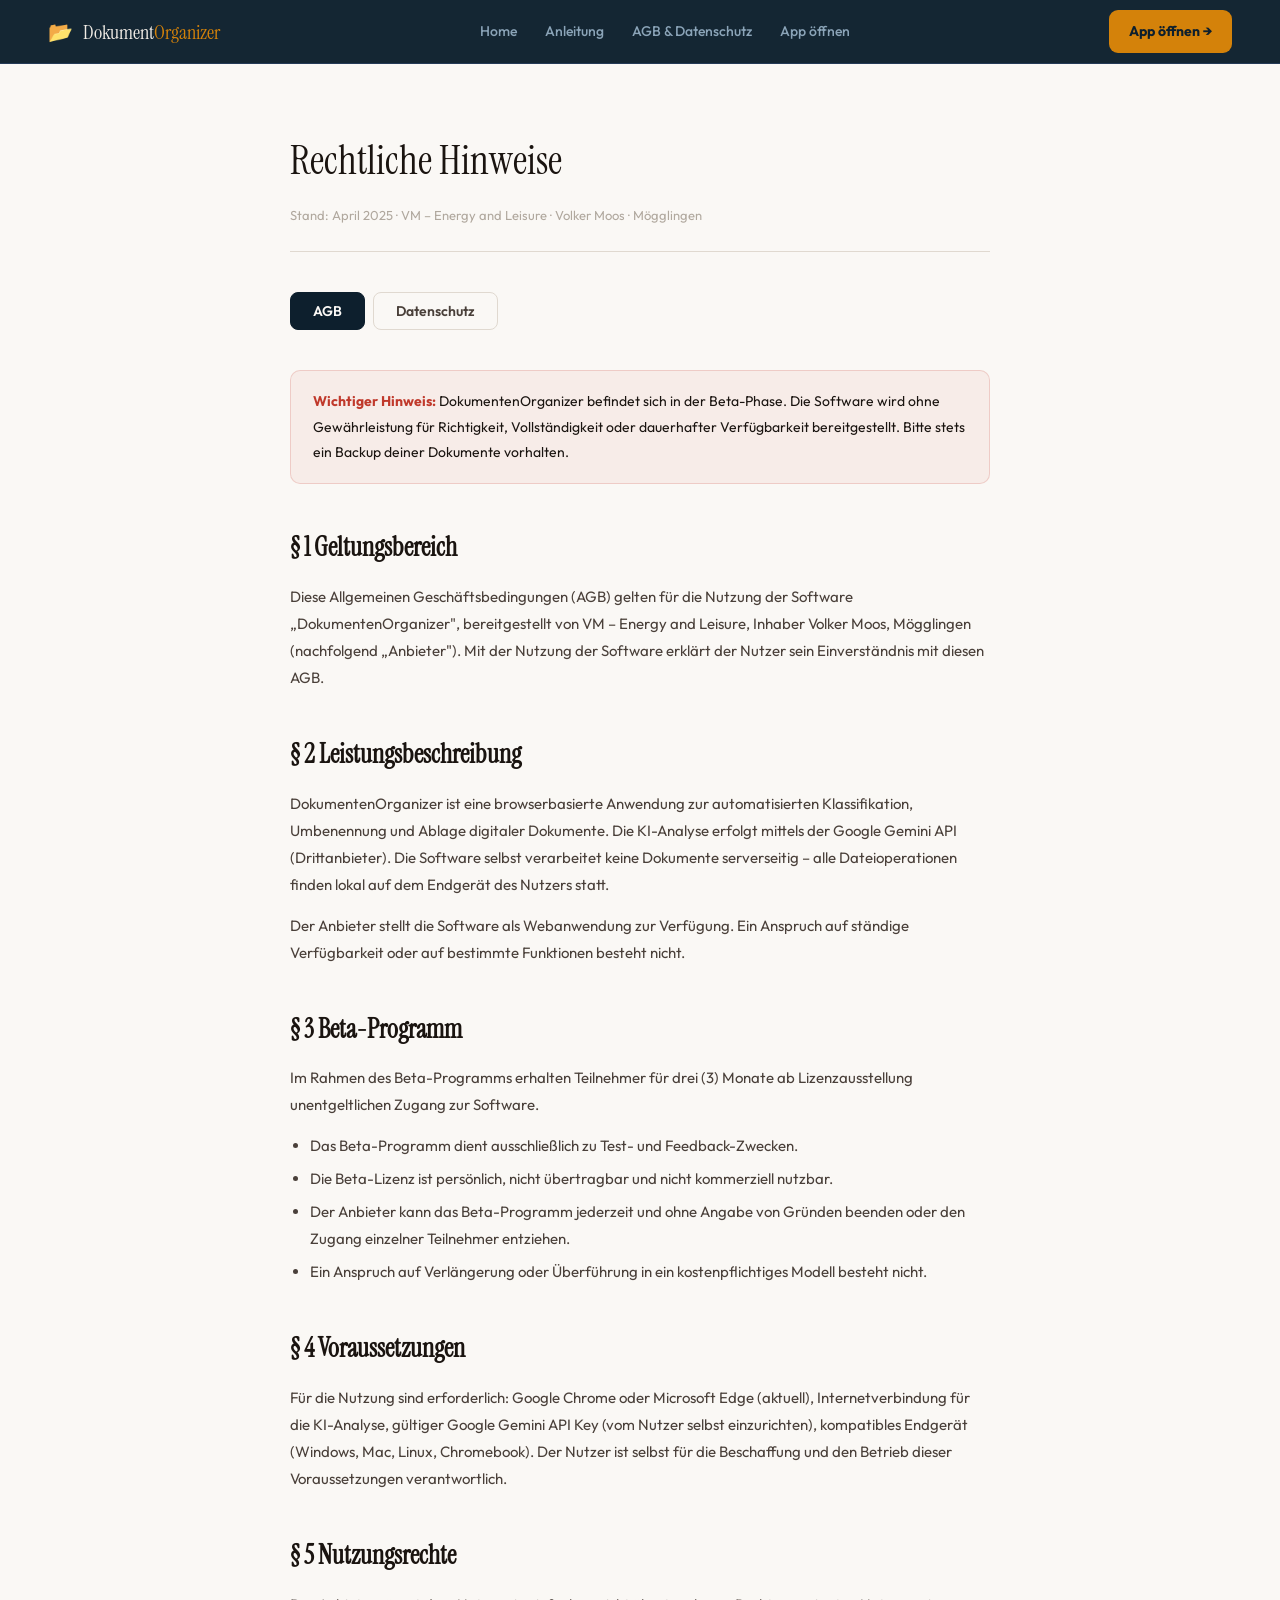
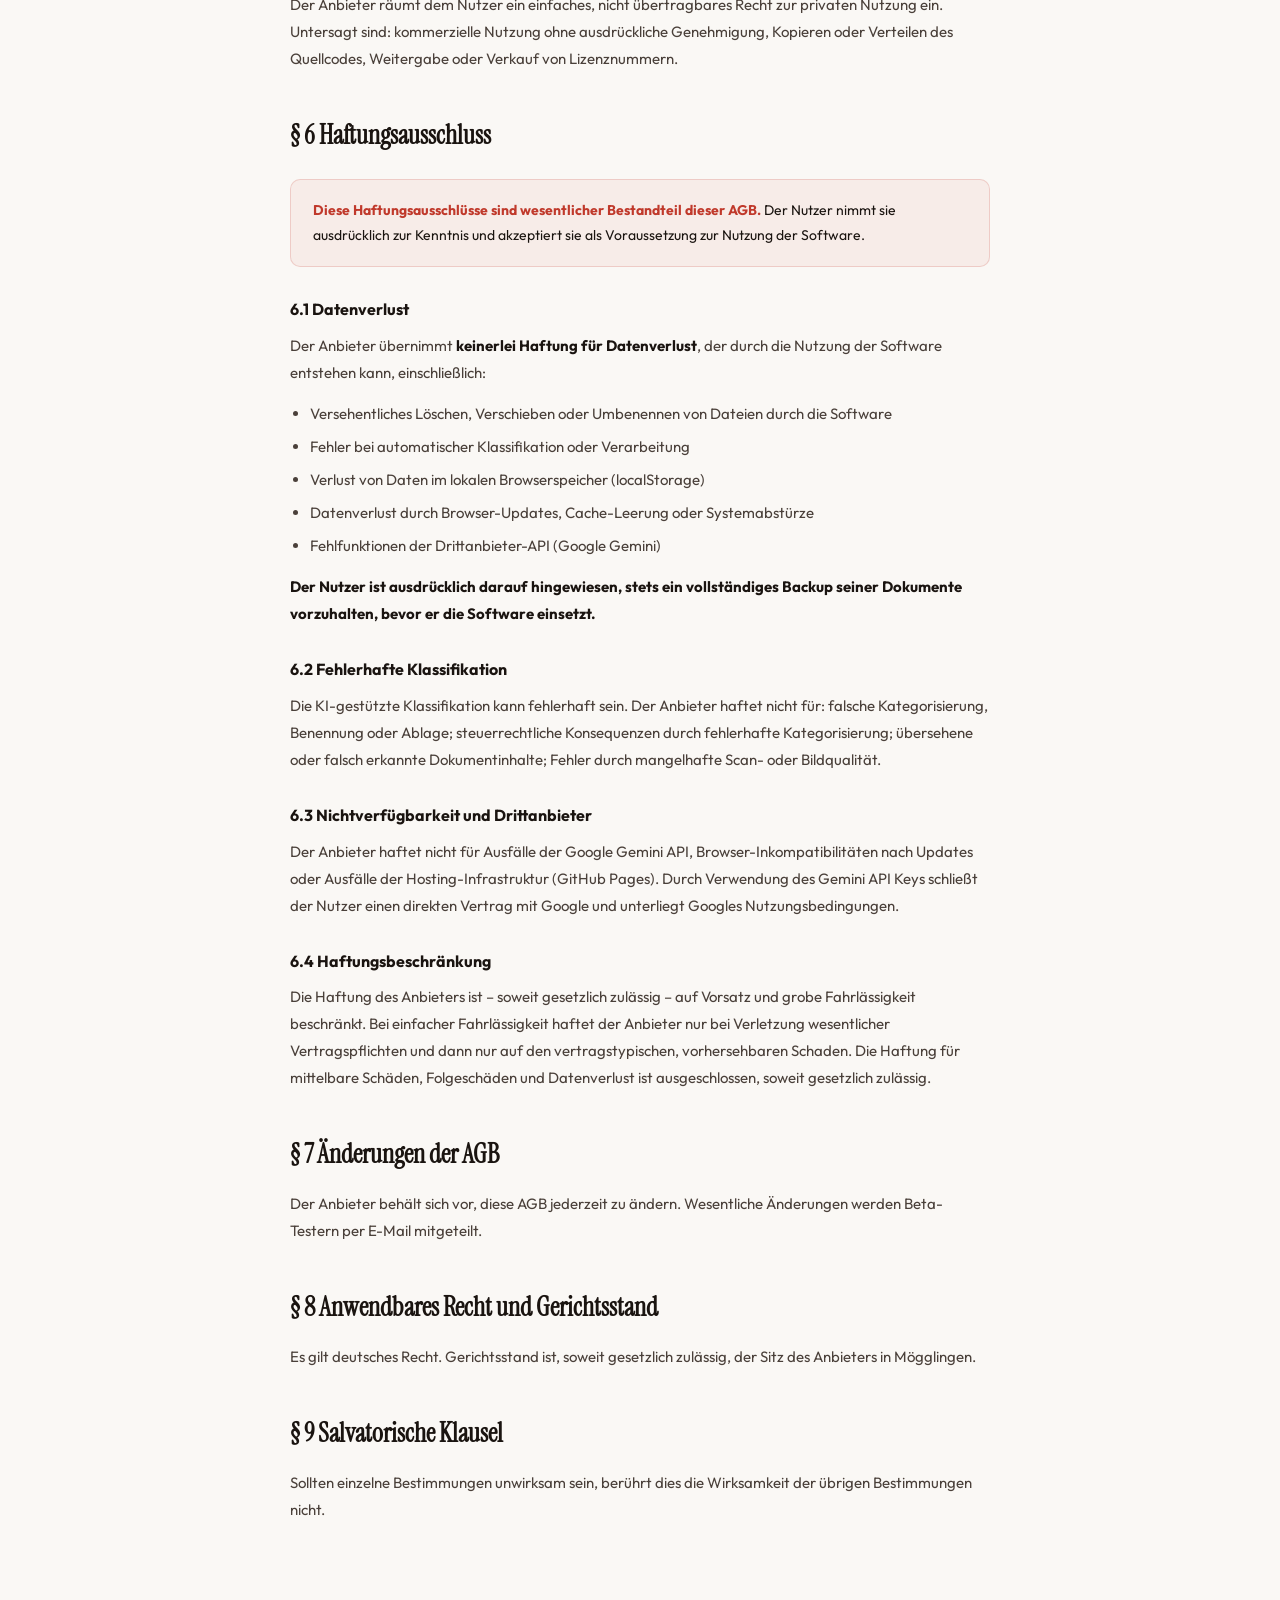
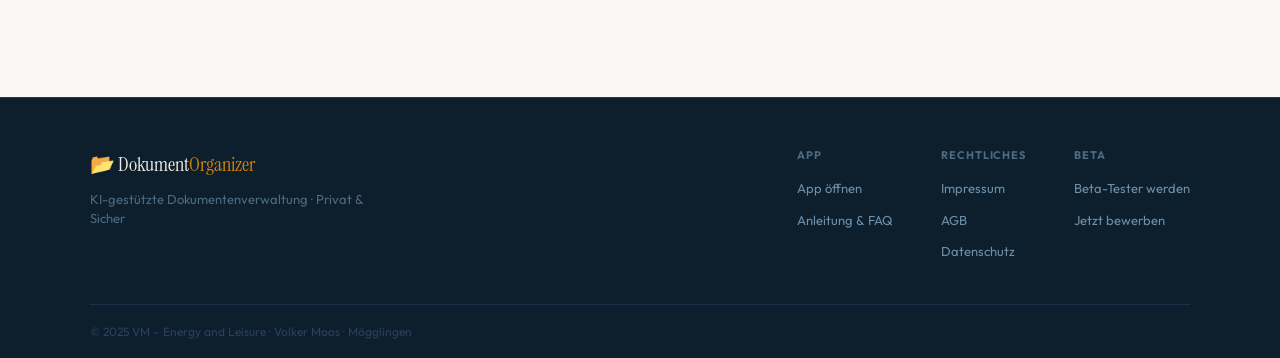
<file: agb.html>
<!DOCTYPE html>
<!-- DokumentenOrganizer V2 – agb.html -->
<!-- 2025-06-10 -->
<html lang="de">
<head>
<meta charset="UTF-8">
<meta name="viewport" content="width=device-width, initial-scale=1.0">
<title>AGB & Datenschutz – DokumentenOrganizer</title>
<link rel="preconnect" href="https://fonts.googleapis.com">
<link href="https://fonts.googleapis.com/css2?family=Instrument+Serif:ital@0;1&family=Outfit:wght@400;500;600;700&display=swap" rel="stylesheet">
<link rel="stylesheet" href="shared.css">
<style>
:root{
  --amber:#d4820a;--amber-light:#f0a530;--amber-bg:rgba(212,130,10,.08);--amber-border:rgba(212,130,10,.22);
  --navy:#0d1f2d;--navy-mid:#1a3347;
  --danger:#c0392b;--teal:#2a9d8f;--teal-pale:rgba(42,157,143,.1);
  --white:#faf8f5;--gray1:#f2ede6;--gray2:#e0d9d0;--gray3:#b0a89e;
  --text:#1a1410;--text2:#4a403a;
  --serif:'Instrument Serif',Georgia,serif;--sans:'Outfit',system-ui,sans-serif;
}
*,*::before,*::after{box-sizing:border-box;margin:0;padding:0;}
html{scroll-behavior:smooth;}
body{background:var(--white);color:var(--text);font-family:var(--sans);font-size:15px;line-height:1.8;-webkit-font-smoothing:antialiased;}

.wrapper{max-width:780px;margin:0 auto;padding:60px 40px 80px;}
.page-title{font-family:var(--serif);font-size:40px;margin-bottom:8px;}
.page-meta{font-size:13px;color:var(--gray3);margin-bottom:40px;padding-bottom:24px;border-bottom:1px solid var(--gray2);}

/* Tabs */
.tabs{display:flex;gap:8px;margin-bottom:40px;}
.tab-btn{padding:9px 22px;border-radius:8px;border:1.5px solid var(--gray2);font-family:var(--sans);font-size:14px;font-weight:600;cursor:pointer;background:transparent;color:var(--text2);transition:all .15s;}
.tab-btn.active{background:var(--navy);color:var(--white);border-color:var(--navy);}
.tab-btn:hover:not(.active){border-color:var(--navy);color:var(--navy);}
.tab-content{display:none;}
.tab-content.active{display:block;}

h2{font-family:var(--serif);font-size:26px;margin:40px 0 12px;color:var(--text);}
h3{font-size:16px;font-weight:700;margin:28px 0 8px;color:var(--text);}
p{margin-bottom:14px;color:var(--text2);}
ul,ol{margin:10px 0 14px 20px;color:var(--text2);}
li{margin-bottom:6px;}
strong{color:var(--text);}

.warn-box{background:rgba(192,57,43,.06);border:1px solid rgba(192,57,43,.18);border-radius:10px;padding:18px 22px;margin:20px 0;font-size:14px;}
.warn-box strong{color:var(--danger);}
.info-box{background:var(--amber-bg);border:1px solid var(--amber-border);border-radius:10px;padding:18px 22px;margin:20px 0;font-size:14px;}
.info-box strong{color:var(--amber);}
.neutral-box{background:var(--gray1);border:1px solid var(--gray2);border-radius:10px;padding:18px 22px;margin:20px 0;font-size:14px;color:var(--text2);}
.contact-box{background:var(--white);border:1px solid var(--gray2);border-radius:12px;padding:22px 26px;margin:20px 0;font-size:14px;line-height:2;}
hr{border:none;border-top:1px solid var(--gray2);margin:36px 0;}

.footer{border-top:1px solid var(--gray2);padding:20px 48px;display:flex;justify-content:space-between;align-items:center;font-size:13px;color:var(--gray3);flex-wrap:wrap;gap:10px;}
.footer a{color:var(--gray3);text-decoration:none;margin-left:18px;}
.footer a:hover{color:var(--amber);}
@media(max-width:600px){.wrapper{padding:40px 20px;}.tabs{flex-wrap:wrap;}}
</style>
</head>
<body>

<nav>
  <a href="landing.html" class="nav-logo">
    <span class="nav-logo-mark">📂</span>
    <span class="nav-logo-text">Dokument<span>Organizer</span></span>
  </a>
  <div class="nav-links">
    <a href="landing.html">Home</a>
    <a href="info.html">Anleitung</a>
    <a href="agb.html">AGB &amp; Datenschutz</a>
    <a href="index.html">App öffnen</a>
  </div>
  <a href="index.html" class="nav-cta">App öffnen →</a>
</nav>

<div class="wrapper">
  <div class="page-title">Rechtliche Hinweise</div>
  <div class="page-meta">Stand: April 2025 · VM – Energy and Leisure · Volker Moos · Mögglingen</div>

  <div class="tabs">
    <button class="tab-btn active" onclick="showTab('agb',this)">AGB</button>
    <button class="tab-btn" onclick="showTab('ds',this)">Datenschutz</button>
  </div>

  <!-- AGB -->
  <div class="tab-content active" id="tab-agb">
    <div class="warn-box"><strong>Wichtiger Hinweis:</strong> DokumentenOrganizer befindet sich in der Beta-Phase. Die Software wird ohne Gewährleistung für Richtigkeit, Vollständigkeit oder dauerhafter Verfügbarkeit bereitgestellt. Bitte stets ein Backup deiner Dokumente vorhalten.</div>

    <h2>§ 1 Geltungsbereich</h2>
    <p>Diese Allgemeinen Geschäftsbedingungen (AGB) gelten für die Nutzung der Software „DokumentenOrganizer", bereitgestellt von VM – Energy and Leisure, Inhaber Volker Moos, Mögglingen (nachfolgend „Anbieter"). Mit der Nutzung der Software erklärt der Nutzer sein Einverständnis mit diesen AGB.</p>

    <h2>§ 2 Leistungsbeschreibung</h2>
    <p>DokumentenOrganizer ist eine browserbasierte Anwendung zur automatisierten Klassifikation, Umbenennung und Ablage digitaler Dokumente. Die KI-Analyse erfolgt mittels der Google Gemini API (Drittanbieter). Die Software selbst verarbeitet keine Dokumente serverseitig – alle Dateioperationen finden lokal auf dem Endgerät des Nutzers statt.</p>
    <p>Der Anbieter stellt die Software als Webanwendung zur Verfügung. Ein Anspruch auf ständige Verfügbarkeit oder auf bestimmte Funktionen besteht nicht.</p>

    <h2>§ 3 Beta-Programm</h2>
    <p>Im Rahmen des Beta-Programms erhalten Teilnehmer für drei (3) Monate ab Lizenzausstellung unentgeltlichen Zugang zur Software.</p>
    <ul>
      <li>Das Beta-Programm dient ausschließlich zu Test- und Feedback-Zwecken.</li>
      <li>Die Beta-Lizenz ist persönlich, nicht übertragbar und nicht kommerziell nutzbar.</li>
      <li>Der Anbieter kann das Beta-Programm jederzeit und ohne Angabe von Gründen beenden oder den Zugang einzelner Teilnehmer entziehen.</li>
      <li>Ein Anspruch auf Verlängerung oder Überführung in ein kostenpflichtiges Modell besteht nicht.</li>
    </ul>

    <h2>§ 4 Voraussetzungen</h2>
    <p>Für die Nutzung sind erforderlich: Google Chrome oder Microsoft Edge (aktuell), Internetverbindung für die KI-Analyse, gültiger Google Gemini API Key (vom Nutzer selbst einzurichten), kompatibles Endgerät (Windows, Mac, Linux, Chromebook). Der Nutzer ist selbst für die Beschaffung und den Betrieb dieser Voraussetzungen verantwortlich.</p>

    <h2>§ 5 Nutzungsrechte</h2>
    <p>Der Anbieter räumt dem Nutzer ein einfaches, nicht übertragbares Recht zur privaten Nutzung ein. Untersagt sind: kommerzielle Nutzung ohne ausdrückliche Genehmigung, Kopieren oder Verteilen des Quellcodes, Weitergabe oder Verkauf von Lizenznummern.</p>

    <h2>§ 6 Haftungsausschluss</h2>
    <div class="warn-box"><strong>Diese Haftungsausschlüsse sind wesentlicher Bestandteil dieser AGB.</strong> Der Nutzer nimmt sie ausdrücklich zur Kenntnis und akzeptiert sie als Voraussetzung zur Nutzung der Software.</div>

    <h3>6.1 Datenverlust</h3>
    <p>Der Anbieter übernimmt <strong>keinerlei Haftung für Datenverlust</strong>, der durch die Nutzung der Software entstehen kann, einschließlich:</p>
    <ul>
      <li>Versehentliches Löschen, Verschieben oder Umbenennen von Dateien durch die Software</li>
      <li>Fehler bei automatischer Klassifikation oder Verarbeitung</li>
      <li>Verlust von Daten im lokalen Browserspeicher (localStorage)</li>
      <li>Datenverlust durch Browser-Updates, Cache-Leerung oder Systemabstürze</li>
      <li>Fehlfunktionen der Drittanbieter-API (Google Gemini)</li>
    </ul>
    <p><strong>Der Nutzer ist ausdrücklich darauf hingewiesen, stets ein vollständiges Backup seiner Dokumente vorzuhalten, bevor er die Software einsetzt.</strong></p>

    <h3>6.2 Fehlerhafte Klassifikation</h3>
    <p>Die KI-gestützte Klassifikation kann fehlerhaft sein. Der Anbieter haftet nicht für: falsche Kategorisierung, Benennung oder Ablage; steuerrechtliche Konsequenzen durch fehlerhafte Kategorisierung; übersehene oder falsch erkannte Dokumentinhalte; Fehler durch mangelhafte Scan- oder Bildqualität.</p>

    <h3>6.3 Nichtverfügbarkeit und Drittanbieter</h3>
    <p>Der Anbieter haftet nicht für Ausfälle der Google Gemini API, Browser-Inkompatibilitäten nach Updates oder Ausfälle der Hosting-Infrastruktur (GitHub Pages). Durch Verwendung des Gemini API Keys schließt der Nutzer einen direkten Vertrag mit Google und unterliegt Googles Nutzungsbedingungen.</p>

    <h3>6.4 Haftungsbeschränkung</h3>
    <p>Die Haftung des Anbieters ist – soweit gesetzlich zulässig – auf Vorsatz und grobe Fahrlässigkeit beschränkt. Bei einfacher Fahrlässigkeit haftet der Anbieter nur bei Verletzung wesentlicher Vertragspflichten und dann nur auf den vertragstypischen, vorhersehbaren Schaden. Die Haftung für mittelbare Schäden, Folgeschäden und Datenverlust ist ausgeschlossen, soweit gesetzlich zulässig.</p>

    <h2>§ 7 Änderungen der AGB</h2>
    <p>Der Anbieter behält sich vor, diese AGB jederzeit zu ändern. Wesentliche Änderungen werden Beta-Testern per E-Mail mitgeteilt.</p>

    <h2>§ 8 Anwendbares Recht und Gerichtsstand</h2>
    <p>Es gilt deutsches Recht. Gerichtsstand ist, soweit gesetzlich zulässig, der Sitz des Anbieters in Mögglingen.</p>

    <h2>§ 9 Salvatorische Klausel</h2>
    <p>Sollten einzelne Bestimmungen unwirksam sein, berührt dies die Wirksamkeit der übrigen Bestimmungen nicht.</p>
  </div>

  <!-- DATENSCHUTZ -->
  <div class="tab-content" id="tab-ds">
    <div class="neutral-box"><strong>Kurzfassung:</strong> DokumentenOrganizer speichert keine Daten auf eigenen Servern. Dokumente verlassen dein Gerät nur für die KI-Analyse an Google Gemini. Alle anderen Daten liegen ausschließlich lokal in deinem Browser. Keine Cookies, kein Tracking.</div>

    <h2>1. Verantwortlicher</h2>
    <div class="contact-box">
      <strong>VM – Energy and Leisure</strong><br>
      Inhaber: Volker Moos<br>
      Gollenhofweg 5<br>
    73563 Mögglingen<br>
    Deutschland<br>
      E-Mail: info@energy-leisure.de<br>
      Telefon: +49 (0)176-31013769
    </div>

    <h2>2. Welche Daten werden verarbeitet?</h2>

    <h3>2.1 Lokale Daten (nur auf deinem Gerät)</h3>
    <p>Folgende Daten werden ausschließlich im lokalen Browserspeicher (localStorage) deines Geräts gespeichert und sind für uns nicht zugänglich:</p>
    <ul>
      <li><strong>Lizenznummer</strong> – zur Validierung der Berechtigung</li>
      <li><strong>Gemini API Key</strong> – dein persönlicher Google-API-Schlüssel</li>
      <li><strong>Kategorien und Konfiguration</strong> – deine persönliche Einrichtung</li>
      <li><strong>Warteschlange und Protokoll</strong> – Dateinamen verarbeiteter Dateien (keine Inhalte)</li>
      <li><strong>Ordnername</strong> – der Name deines gewählten Arbeitsordners</li>
    </ul>

    <h3>2.2 Daten die Google Gemini erhält</h3>
    <p>Für die KI-Analyse wird der <strong>Inhalt deiner Dokumente</strong> an die Google Gemini API gesendet. Dies geschieht direkt von deinem Browser an Google – nicht über unsere Server. Google verarbeitet diese Daten gemäß eigenen Datenschutzbestimmungen.</p>
    <div class="info-box"><strong>Empfehlung:</strong> Keine hochsensiblen Dokumente (Ausweise, Passwörter, medizinische Akten) ohne Kenntnis von Googles Datenschutzpraktiken verarbeiten.</div>

    <h3>2.3 Hosting (GitHub Pages)</h3>
    <p>Die App wird über GitHub Pages bereitgestellt. GitHub kann technische Zugriffsdaten protokollieren. Siehe <a href="https://docs.github.com/de/site-policy/privacy-policies/github-general-privacy-statement" target="_blank" style="color:var(--amber);">GitHub Datenschutzerklärung</a>.</p>

    <h3>2.4 Beta-Bewerbung</h3>
    <p>Bei einer Beta-Bewerbung werden Name, E-Mail und optionale Angaben per E-Mail an uns übermittelt. Diese Daten dienen ausschließlich der Verwaltung des Beta-Programms und werden nicht an Dritte weitergegeben.</p>

    <h2>3. Rechtsgrundlage (DSGVO)</h2>
    <ul>
      <li>Art. 6 Abs. 1 lit. b DSGVO – Vertragserfüllung (Beta-Bewerbungen)</li>
      <li>Art. 6 Abs. 1 lit. a DSGVO – Einwilligung (optionale Angaben)</li>
      <li>Art. 6 Abs. 1 lit. f DSGVO – berechtigtes Interesse (technische Bereitstellung)</li>
    </ul>

    <h2>4. Datenweitergabe</h2>
    <p>Keine Weitergabe an Dritte außer: <strong>Google LLC</strong> (Dokumenteninhalte für KI-Analyse) und <strong>GitHub Inc.</strong> (technische Zugriffsdaten durch Hosting).</p>

    <h2>5. Speicherdauer</h2>
    <p>Lokale Browserdaten bleiben gespeichert bis du sie aktiv löschst (Einstellungen → Lizenz entfernen → alle Daten löschen). Beta-Bewerbungs-E-Mails werden nach Abschluss des Beta-Programms oder auf Anfrage gelöscht.</p>

    <h2>6. Deine Rechte</h2>
    <p>Du hast das Recht auf Auskunft (Art. 15), Berichtigung (Art. 16), Löschung (Art. 17), Einschränkung (Art. 18), Widerspruch (Art. 21) und Beschwerde bei der zuständigen Datenschutzbehörde (LfDI Baden-Württemberg). Kontakt: info@energy-leisure.de</p>

    <h2>7. Cookies und Tracking</h2>
    <p>DokumentenOrganizer setzt <strong>keine Cookies</strong> und verwendet <strong>kein Tracking</strong>, keine Analyse-Tools und keine Werbenetzwerke.</p>
  </div>

</div>

<footer class="site-footer">
  <div class="site-footer-inner">
    <div class="footer-brand">
      <span class="footer-logo">📂 Dokument<span>Organizer</span></span>
      <p>KI-gestützte Dokumentenverwaltung · Privat &amp; Sicher</p>
    </div>
    <div class="footer-links-group">
      <div class="footer-col">
        <div class="footer-col-title">App</div>
        <a href="index.html">App öffnen</a>
        <a href="info.html">Anleitung &amp; FAQ</a>
      </div>
      <div class="footer-col">
        <div class="footer-col-title">Rechtliches</div>
        <a href="impressum.html">Impressum</a>
        <a href="agb.html">AGB</a>
        <a href="datenschutz.html">Datenschutz</a>
      </div>
      <div class="footer-col">
        <div class="footer-col-title">Beta</div>
        <a href="landing.html">Beta-Tester werden</a>
        <a href="landing.html#beta">Jetzt bewerben</a>
      </div>
    </div>
  </div>
  <div class="footer-bottom">
    © 2025 VM – Energy and Leisure · Volker Moos · Mögglingen
  </div>
</footer>

<script>
function showTab(id, btn) {
  document.querySelectorAll('.tab-content').forEach(function(t){t.classList.remove('active');});
  document.querySelectorAll('.tab-btn').forEach(function(b){b.classList.remove('active');});
  document.getElementById('tab-'+id).classList.add('active');
  btn.classList.add('active');
}
</script>
</body>
</html>
</file>
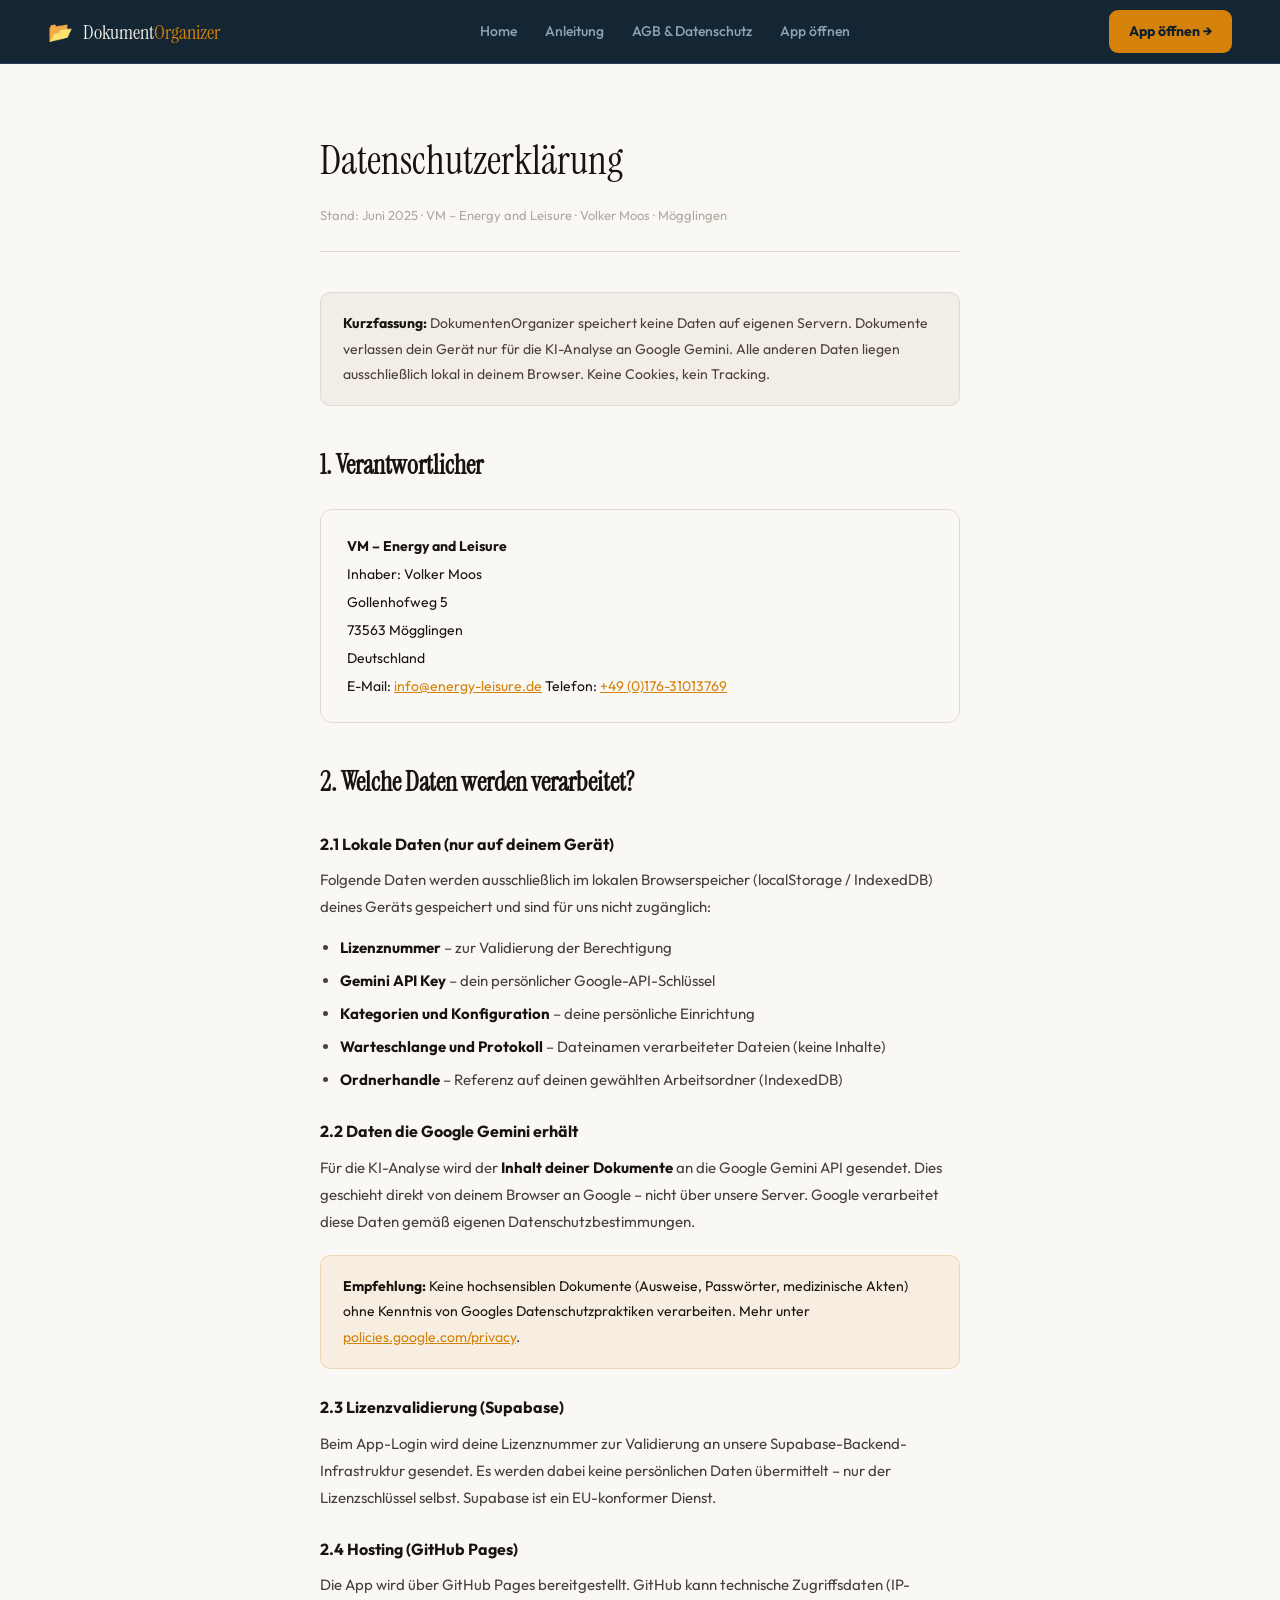
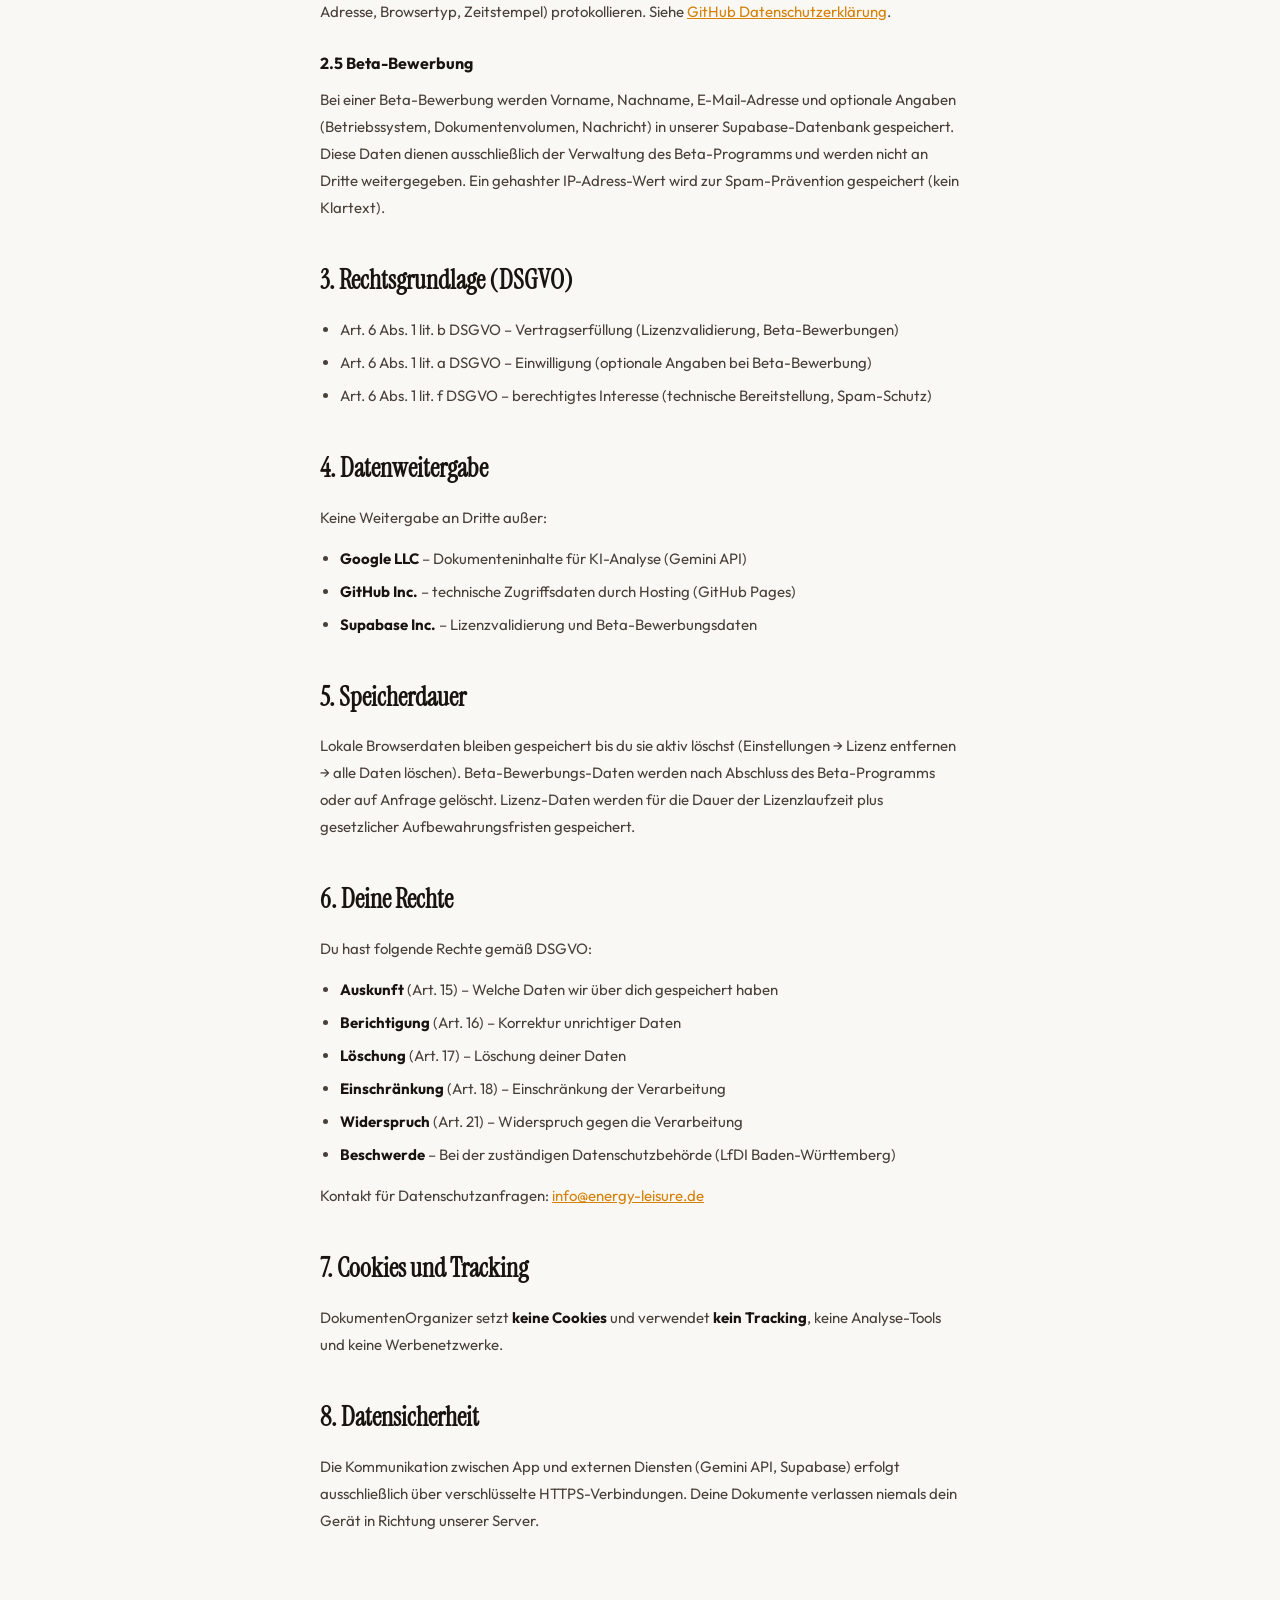
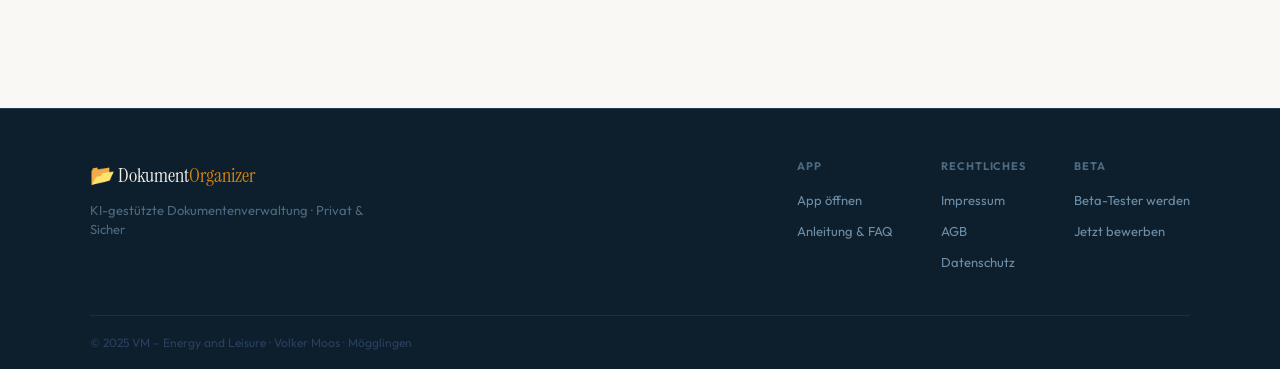
<file: datenschutz.html>
<!DOCTYPE html>
<!-- DokumentenOrganizer V2 – datenschutz.html -->
<!-- 2025-06-10 -->
<html lang="de">
<head>
<meta charset="UTF-8">
<meta name="viewport" content="width=device-width, initial-scale=1.0">
<title>Datenschutzerklärung – DokumentenOrganizer</title>
<link rel="preconnect" href="https://fonts.googleapis.com">
<link href="https://fonts.googleapis.com/css2?family=Instrument+Serif:ital@0;1&family=Outfit:wght@400;500;600;700&display=swap" rel="stylesheet">
<link rel="stylesheet" href="shared.css">
<style>
:root{
  --amber:#d4820a;--navy:#0d1f2d;--navy-mid:#1a3347;
  --teal:#2a9d8f;--teal-pale:rgba(42,157,143,.1);
  --white:#faf8f5;--gray1:#f2ede6;--gray2:#e0d9d0;--gray3:#b0a89e;
  --text:#1a1410;--text2:#4a403a;
  --amber-bg:rgba(212,130,10,.08);--amber-border:rgba(212,130,10,.22);
  --serif:'Instrument Serif',Georgia,serif;--sans:'Outfit',system-ui,sans-serif;
}
*,*::before,*::after{box-sizing:border-box;margin:0;padding:0;}
html{scroll-behavior:smooth;}
body{background:var(--white);color:var(--text);font-family:var(--sans);font-size:15px;line-height:1.8;-webkit-font-smoothing:antialiased;}
.wrapper{max-width:720px;margin:0 auto;padding:60px 40px 80px;}
.page-title{font-family:var(--serif);font-size:40px;margin-bottom:8px;}
.page-meta{font-size:13px;color:var(--gray3);margin-bottom:40px;padding-bottom:24px;border-bottom:1px solid var(--gray2);}
h2{font-family:var(--serif);font-size:26px;margin:36px 0 12px;}
h3{font-size:16px;font-weight:700;margin:24px 0 8px;}
p{margin-bottom:14px;color:var(--text2);}
ul{margin:10px 0 14px 20px;color:var(--text2);}
li{margin-bottom:6px;}
strong{color:var(--text);}
a{color:var(--amber);}
.info-box{background:var(--amber-bg);border:1px solid var(--amber-border);border-radius:10px;padding:18px 22px;margin:20px 0;font-size:14px;}
.neutral-box{background:var(--gray1);border:1px solid var(--gray2);border-radius:10px;padding:18px 22px;margin:20px 0;font-size:14px;color:var(--text2);}
.contact-box{background:var(--white);border:1px solid var(--gray2);border-radius:12px;padding:22px 26px;margin:20px 0;font-size:14px;line-height:2;}
hr{border:none;border-top:1px solid var(--gray2);margin:36px 0;}
@media(max-width:760px){.wrapper{padding:40px 20px;}}
</style>
</head>
<body>

<nav>
  <a href="landing.html" class="nav-logo">
    <span class="nav-logo-mark">📂</span>
    <span class="nav-logo-text">Dokument<span>Organizer</span></span>
  </a>
  <div class="nav-links">
    <a href="landing.html">Home</a>
    <a href="info.html">Anleitung</a>
    <a href="agb.html">AGB &amp; Datenschutz</a>
    <a href="index.html">App öffnen</a>
  </div>
  <a href="index.html" class="nav-cta">App öffnen →</a>
</nav>

<div class="wrapper">
  <div class="page-title">Datenschutzerklärung</div>
  <div class="page-meta">Stand: Juni 2025 · VM – Energy and Leisure · Volker Moos · Mögglingen</div>

  <div class="neutral-box"><strong>Kurzfassung:</strong> DokumentenOrganizer speichert keine Daten auf eigenen Servern. Dokumente verlassen dein Gerät nur für die KI-Analyse an Google Gemini. Alle anderen Daten liegen ausschließlich lokal in deinem Browser. Keine Cookies, kein Tracking.</div>

  <h2>1. Verantwortlicher</h2>
  <div class="contact-box">
    <strong>VM – Energy and Leisure</strong><br>
    Inhaber: Volker Moos<br>
    Gollenhofweg 5<br>
    73563 Mögglingen<br>
    Deutschland<br>
    E-Mail: <a href="mailto:info@energy-leisure.de">info@energy-leisure.de</a>
    Telefon: <a href="tel:+4917631013769">+49 (0)176-31013769</a>
  </div>

  <h2>2. Welche Daten werden verarbeitet?</h2>

  <h3>2.1 Lokale Daten (nur auf deinem Gerät)</h3>
  <p>Folgende Daten werden ausschließlich im lokalen Browserspeicher (localStorage / IndexedDB) deines Geräts gespeichert und sind für uns nicht zugänglich:</p>
  <ul>
    <li><strong>Lizenznummer</strong> – zur Validierung der Berechtigung</li>
    <li><strong>Gemini API Key</strong> – dein persönlicher Google-API-Schlüssel</li>
    <li><strong>Kategorien und Konfiguration</strong> – deine persönliche Einrichtung</li>
    <li><strong>Warteschlange und Protokoll</strong> – Dateinamen verarbeiteter Dateien (keine Inhalte)</li>
    <li><strong>Ordnerhandle</strong> – Referenz auf deinen gewählten Arbeitsordner (IndexedDB)</li>
  </ul>

  <h3>2.2 Daten die Google Gemini erhält</h3>
  <p>Für die KI-Analyse wird der <strong>Inhalt deiner Dokumente</strong> an die Google Gemini API gesendet. Dies geschieht direkt von deinem Browser an Google – nicht über unsere Server. Google verarbeitet diese Daten gemäß eigenen Datenschutzbestimmungen.</p>
  <div class="info-box"><strong>Empfehlung:</strong> Keine hochsensiblen Dokumente (Ausweise, Passwörter, medizinische Akten) ohne Kenntnis von Googles Datenschutzpraktiken verarbeiten. Mehr unter <a href="https://policies.google.com/privacy" target="_blank" rel="noopener">policies.google.com/privacy</a>.</div>

  <h3>2.3 Lizenzvalidierung (Supabase)</h3>
  <p>Beim App-Login wird deine Lizenznummer zur Validierung an unsere Supabase-Backend-Infrastruktur gesendet. Es werden dabei keine persönlichen Daten übermittelt – nur der Lizenzschlüssel selbst. Supabase ist ein EU-konformer Dienst.</p>

  <h3>2.4 Hosting (GitHub Pages)</h3>
  <p>Die App wird über GitHub Pages bereitgestellt. GitHub kann technische Zugriffsdaten (IP-Adresse, Browsertyp, Zeitstempel) protokollieren. Siehe <a href="https://docs.github.com/de/site-policy/privacy-policies/github-general-privacy-statement" target="_blank" rel="noopener">GitHub Datenschutzerklärung</a>.</p>

  <h3>2.5 Beta-Bewerbung</h3>
  <p>Bei einer Beta-Bewerbung werden Vorname, Nachname, E-Mail-Adresse und optionale Angaben (Betriebssystem, Dokumentenvolumen, Nachricht) in unserer Supabase-Datenbank gespeichert. Diese Daten dienen ausschließlich der Verwaltung des Beta-Programms und werden nicht an Dritte weitergegeben. Ein gehashter IP-Adress-Wert wird zur Spam-Prävention gespeichert (kein Klartext).</p>

  <h2>3. Rechtsgrundlage (DSGVO)</h2>
  <ul>
    <li>Art. 6 Abs. 1 lit. b DSGVO – Vertragserfüllung (Lizenzvalidierung, Beta-Bewerbungen)</li>
    <li>Art. 6 Abs. 1 lit. a DSGVO – Einwilligung (optionale Angaben bei Beta-Bewerbung)</li>
    <li>Art. 6 Abs. 1 lit. f DSGVO – berechtigtes Interesse (technische Bereitstellung, Spam-Schutz)</li>
  </ul>

  <h2>4. Datenweitergabe</h2>
  <p>Keine Weitergabe an Dritte außer:</p>
  <ul>
    <li><strong>Google LLC</strong> – Dokumenteninhalte für KI-Analyse (Gemini API)</li>
    <li><strong>GitHub Inc.</strong> – technische Zugriffsdaten durch Hosting (GitHub Pages)</li>
    <li><strong>Supabase Inc.</strong> – Lizenzvalidierung und Beta-Bewerbungsdaten</li>
  </ul>

  <h2>5. Speicherdauer</h2>
  <p>Lokale Browserdaten bleiben gespeichert bis du sie aktiv löschst (Einstellungen → Lizenz entfernen → alle Daten löschen). Beta-Bewerbungs-Daten werden nach Abschluss des Beta-Programms oder auf Anfrage gelöscht. Lizenz-Daten werden für die Dauer der Lizenzlaufzeit plus gesetzlicher Aufbewahrungsfristen gespeichert.</p>

  <h2>6. Deine Rechte</h2>
  <p>Du hast folgende Rechte gemäß DSGVO:</p>
  <ul>
    <li><strong>Auskunft</strong> (Art. 15) – Welche Daten wir über dich gespeichert haben</li>
    <li><strong>Berichtigung</strong> (Art. 16) – Korrektur unrichtiger Daten</li>
    <li><strong>Löschung</strong> (Art. 17) – Löschung deiner Daten</li>
    <li><strong>Einschränkung</strong> (Art. 18) – Einschränkung der Verarbeitung</li>
    <li><strong>Widerspruch</strong> (Art. 21) – Widerspruch gegen die Verarbeitung</li>
    <li><strong>Beschwerde</strong> – Bei der zuständigen Datenschutzbehörde (LfDI Baden-Württemberg)</li>
  </ul>
  <p>Kontakt für Datenschutzanfragen: <a href="mailto:info@energy-leisure.de">info@energy-leisure.de</a></p>

  <h2>7. Cookies und Tracking</h2>
  <p>DokumentenOrganizer setzt <strong>keine Cookies</strong> und verwendet <strong>kein Tracking</strong>, keine Analyse-Tools und keine Werbenetzwerke.</p>

  <h2>8. Datensicherheit</h2>
  <p>Die Kommunikation zwischen App und externen Diensten (Gemini API, Supabase) erfolgt ausschließlich über verschlüsselte HTTPS-Verbindungen. Deine Dokumente verlassen niemals dein Gerät in Richtung unserer Server.</p>
</div>

<footer class="site-footer">
  <div class="site-footer-inner">
    <div class="footer-brand">
      <span class="footer-logo">📂 Dokument<span>Organizer</span></span>
      <p>KI-gestützte Dokumentenverwaltung · Privat &amp; Sicher</p>
    </div>
    <div class="footer-links-group">
      <div class="footer-col">
        <div class="footer-col-title">App</div>
        <a href="index.html">App öffnen</a>
        <a href="info.html">Anleitung &amp; FAQ</a>
      </div>
      <div class="footer-col">
        <div class="footer-col-title">Rechtliches</div>
        <a href="impressum.html">Impressum</a>
        <a href="agb.html">AGB</a>
        <a href="datenschutz.html">Datenschutz</a>
      </div>
      <div class="footer-col">
        <div class="footer-col-title">Beta</div>
        <a href="landing.html">Beta-Tester werden</a>
        <a href="landing.html#beta">Jetzt bewerben</a>
      </div>
    </div>
  </div>
  <div class="footer-bottom">© 2025 VM – Energy and Leisure · Volker Moos · Mögglingen</div>
</footer>

</body>
</html>
</file>
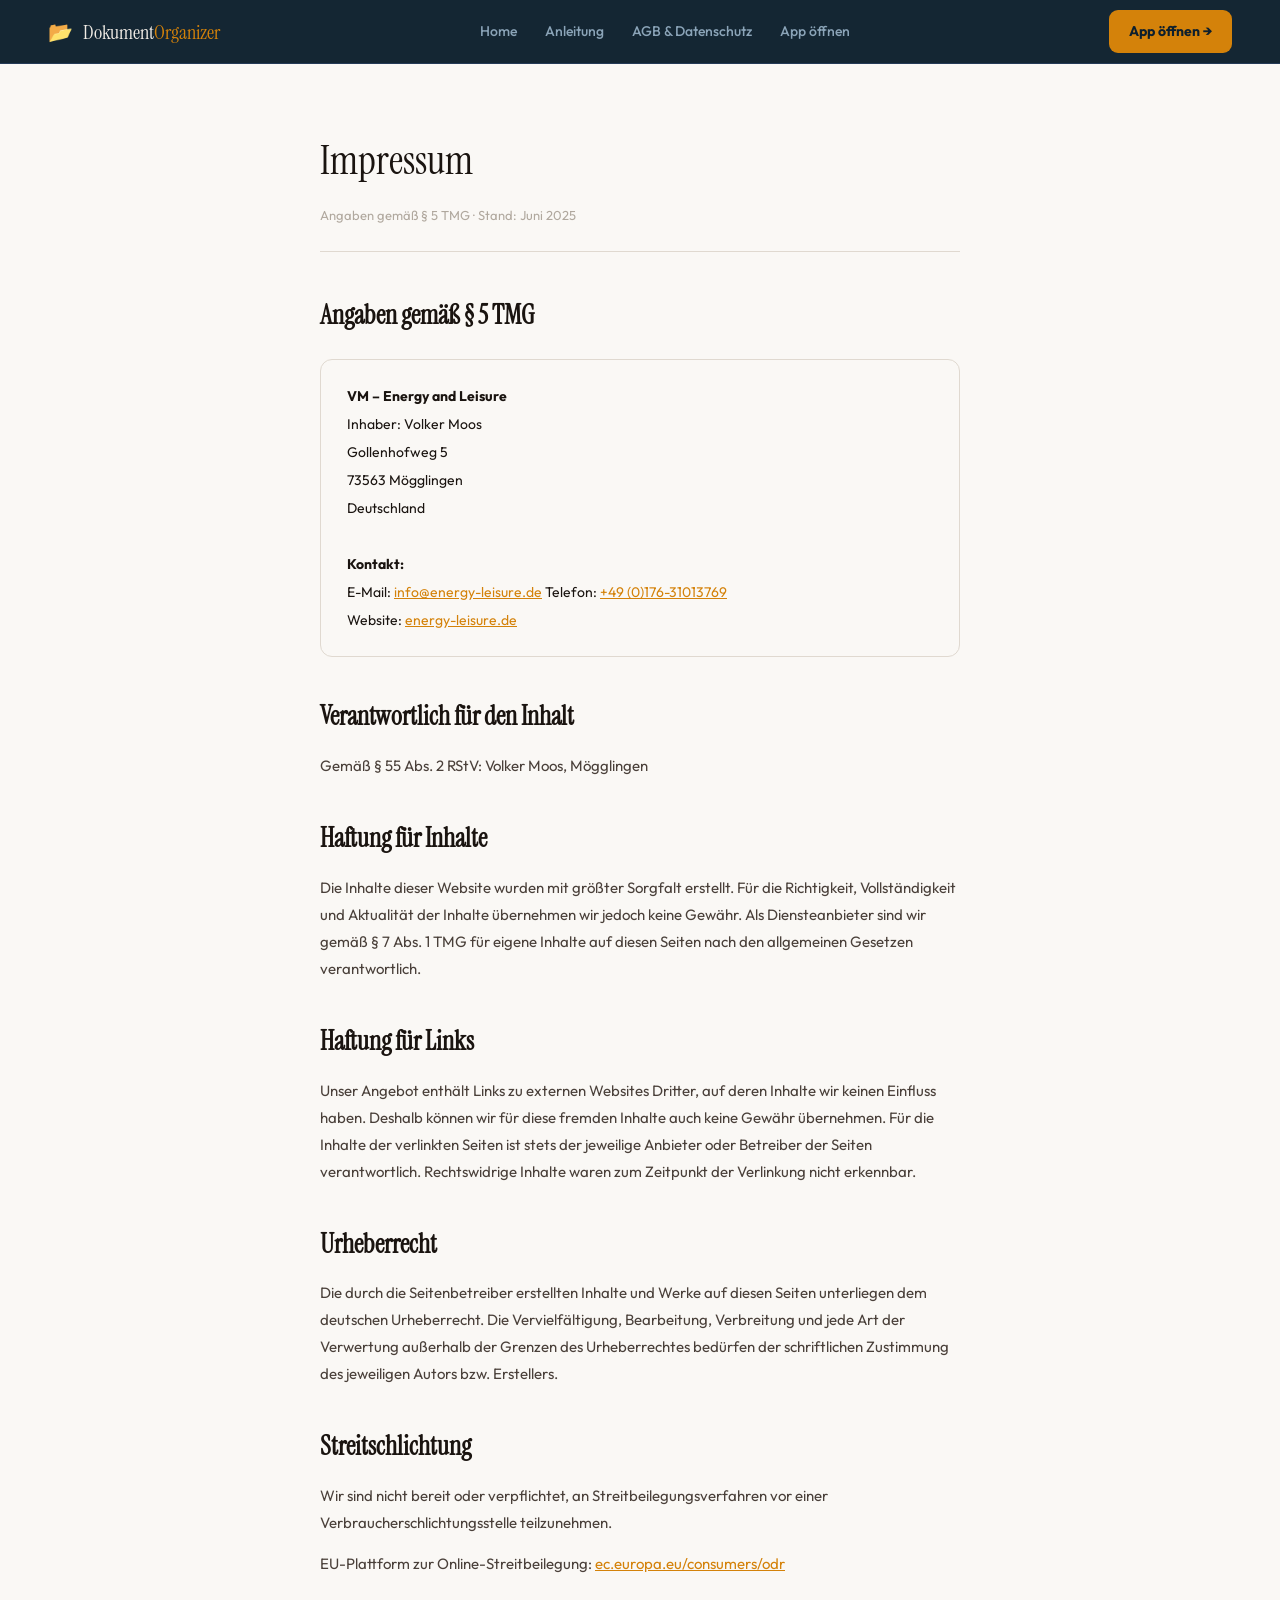
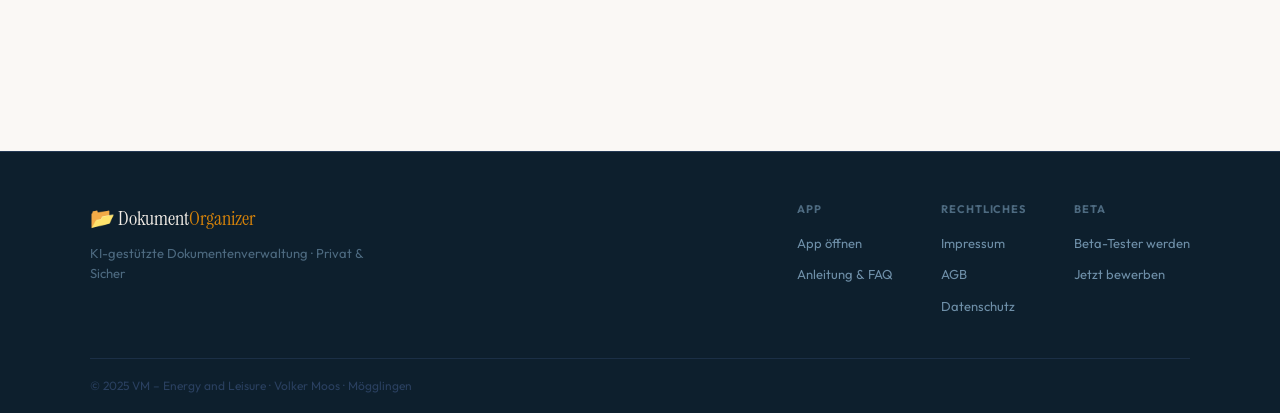
<file: impressum.html>
<!DOCTYPE html>
<!-- DokumentenOrganizer V2 – impressum.html -->
<!-- 2025-06-10 -->
<html lang="de">
<head>
<meta charset="UTF-8">
<meta name="viewport" content="width=device-width, initial-scale=1.0">
<title>Impressum – DokumentenOrganizer</title>
<link rel="preconnect" href="https://fonts.googleapis.com">
<link href="https://fonts.googleapis.com/css2?family=Instrument+Serif:ital@0;1&family=Outfit:wght@400;500;600;700&display=swap" rel="stylesheet">
<link rel="stylesheet" href="shared.css">
<style>
:root{
  --amber:#d4820a;--navy:#0d1f2d;--navy-mid:#1a3347;
  --white:#faf8f5;--gray1:#f2ede6;--gray2:#e0d9d0;--gray3:#b0a89e;
  --text:#1a1410;--text2:#4a403a;
  --serif:'Instrument Serif',Georgia,serif;--sans:'Outfit',system-ui,sans-serif;
}
*,*::before,*::after{box-sizing:border-box;margin:0;padding:0;}
html{scroll-behavior:smooth;}
body{background:var(--white);color:var(--text);font-family:var(--sans);font-size:15px;line-height:1.8;-webkit-font-smoothing:antialiased;}
.wrapper{max-width:720px;margin:0 auto;padding:60px 40px 80px;}
.page-title{font-family:var(--serif);font-size:40px;margin-bottom:8px;}
.page-meta{font-size:13px;color:var(--gray3);margin-bottom:40px;padding-bottom:24px;border-bottom:1px solid var(--gray2);}
h2{font-family:var(--serif);font-size:26px;margin:36px 0 12px;}
h3{font-size:16px;font-weight:700;margin:24px 0 8px;}
p{margin-bottom:14px;color:var(--text2);}
a{color:var(--amber);}
.contact-box{background:var(--white);border:1px solid var(--gray2);border-radius:12px;padding:22px 26px;margin:20px 0;font-size:14px;line-height:2;}
@media(max-width:760px){.wrapper{padding:40px 20px;}}
</style>
</head>
<body>

<nav>
  <a href="landing.html" class="nav-logo">
    <span class="nav-logo-mark">📂</span>
    <span class="nav-logo-text">Dokument<span>Organizer</span></span>
  </a>
  <div class="nav-links">
    <a href="landing.html">Home</a>
    <a href="info.html">Anleitung</a>
    <a href="agb.html">AGB &amp; Datenschutz</a>
    <a href="index.html">App öffnen</a>
  </div>
  <a href="index.html" class="nav-cta">App öffnen →</a>
</nav>

<div class="wrapper">
  <div class="page-title">Impressum</div>
  <div class="page-meta">Angaben gemäß § 5 TMG · Stand: Juni 2025</div>

  <h2>Angaben gemäß § 5 TMG</h2>
  <div class="contact-box">
    <strong>VM – Energy and Leisure</strong><br>
    Inhaber: Volker Moos<br>
    Gollenhofweg 5<br>
    73563 Mögglingen<br>
    Deutschland<br><br>
    <strong>Kontakt:</strong><br>
    E-Mail: <a href="mailto:info@energy-leisure.de">info@energy-leisure.de</a>
    Telefon: <a href="tel:+4917631013769">+49 (0)176-31013769</a><br>
    Website: <a href="https://energy-leisure.de" target="_blank" rel="noopener">energy-leisure.de</a>
  </div>

  <h2>Verantwortlich für den Inhalt</h2>
  <p>Gemäß § 55 Abs. 2 RStV: Volker Moos, Mögglingen</p>

  <h2>Haftung für Inhalte</h2>
  <p>Die Inhalte dieser Website wurden mit größter Sorgfalt erstellt. Für die Richtigkeit, Vollständigkeit und Aktualität der Inhalte übernehmen wir jedoch keine Gewähr. Als Diensteanbieter sind wir gemäß § 7 Abs. 1 TMG für eigene Inhalte auf diesen Seiten nach den allgemeinen Gesetzen verantwortlich.</p>

  <h2>Haftung für Links</h2>
  <p>Unser Angebot enthält Links zu externen Websites Dritter, auf deren Inhalte wir keinen Einfluss haben. Deshalb können wir für diese fremden Inhalte auch keine Gewähr übernehmen. Für die Inhalte der verlinkten Seiten ist stets der jeweilige Anbieter oder Betreiber der Seiten verantwortlich. Rechtswidrige Inhalte waren zum Zeitpunkt der Verlinkung nicht erkennbar.</p>

  <h2>Urheberrecht</h2>
  <p>Die durch die Seitenbetreiber erstellten Inhalte und Werke auf diesen Seiten unterliegen dem deutschen Urheberrecht. Die Vervielfältigung, Bearbeitung, Verbreitung und jede Art der Verwertung außerhalb der Grenzen des Urheberrechtes bedürfen der schriftlichen Zustimmung des jeweiligen Autors bzw. Erstellers.</p>

  <h2>Streitschlichtung</h2>
  <p>Wir sind nicht bereit oder verpflichtet, an Streitbeilegungsverfahren vor einer Verbraucherschlichtungsstelle teilzunehmen.</p>
  <p>EU-Plattform zur Online-Streitbeilegung: <a href="https://ec.europa.eu/consumers/odr" target="_blank" rel="noopener">ec.europa.eu/consumers/odr</a></p>
</div>

<footer class="site-footer">
  <div class="site-footer-inner">
    <div class="footer-brand">
      <span class="footer-logo">📂 Dokument<span>Organizer</span></span>
      <p>KI-gestützte Dokumentenverwaltung · Privat &amp; Sicher</p>
    </div>
    <div class="footer-links-group">
      <div class="footer-col">
        <div class="footer-col-title">App</div>
        <a href="index.html">App öffnen</a>
        <a href="info.html">Anleitung &amp; FAQ</a>
      </div>
      <div class="footer-col">
        <div class="footer-col-title">Rechtliches</div>
        <a href="impressum.html">Impressum</a>
        <a href="agb.html">AGB</a>
        <a href="datenschutz.html">Datenschutz</a>
      </div>
      <div class="footer-col">
        <div class="footer-col-title">Beta</div>
        <a href="landing.html">Beta-Tester werden</a>
        <a href="landing.html#beta">Jetzt bewerben</a>
      </div>
    </div>
  </div>
  <div class="footer-bottom">© 2025 VM – Energy and Leisure · Volker Moos · Mögglingen</div>
</footer>

</body>
</html>
</file>
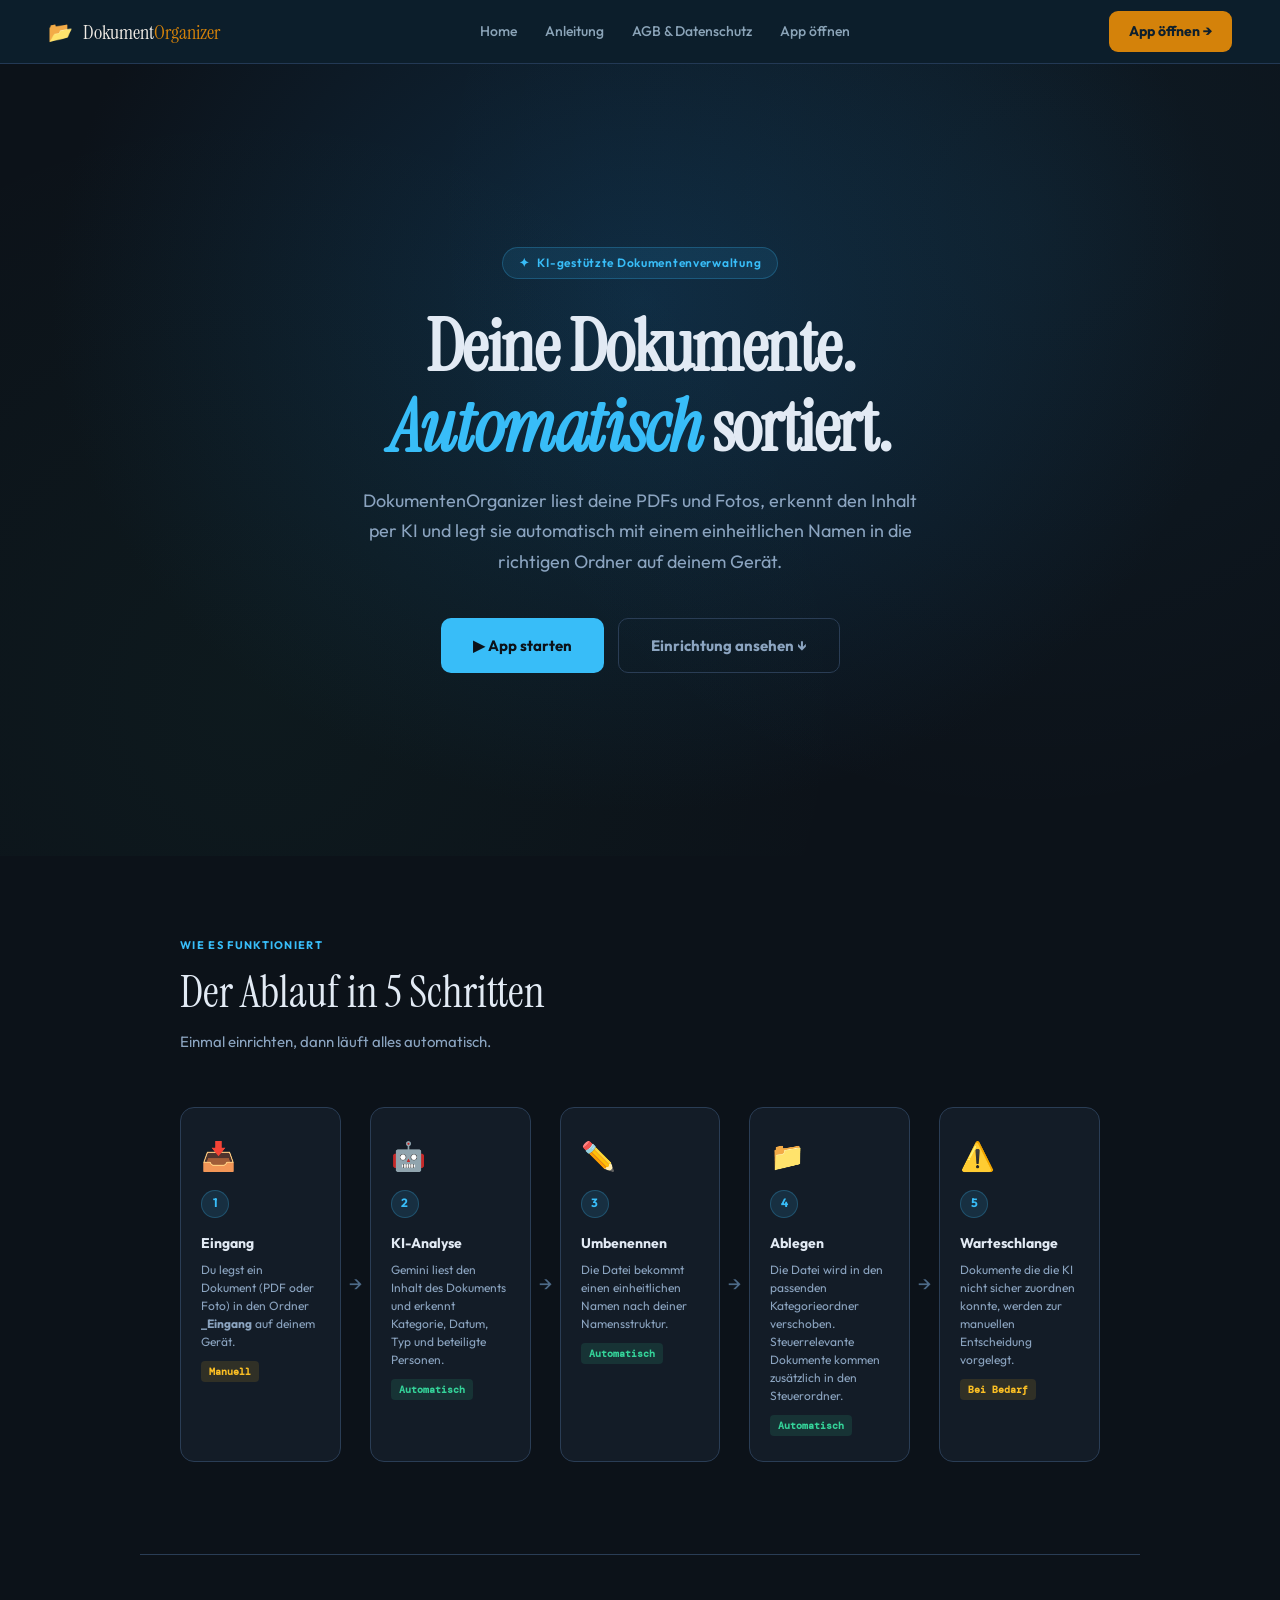
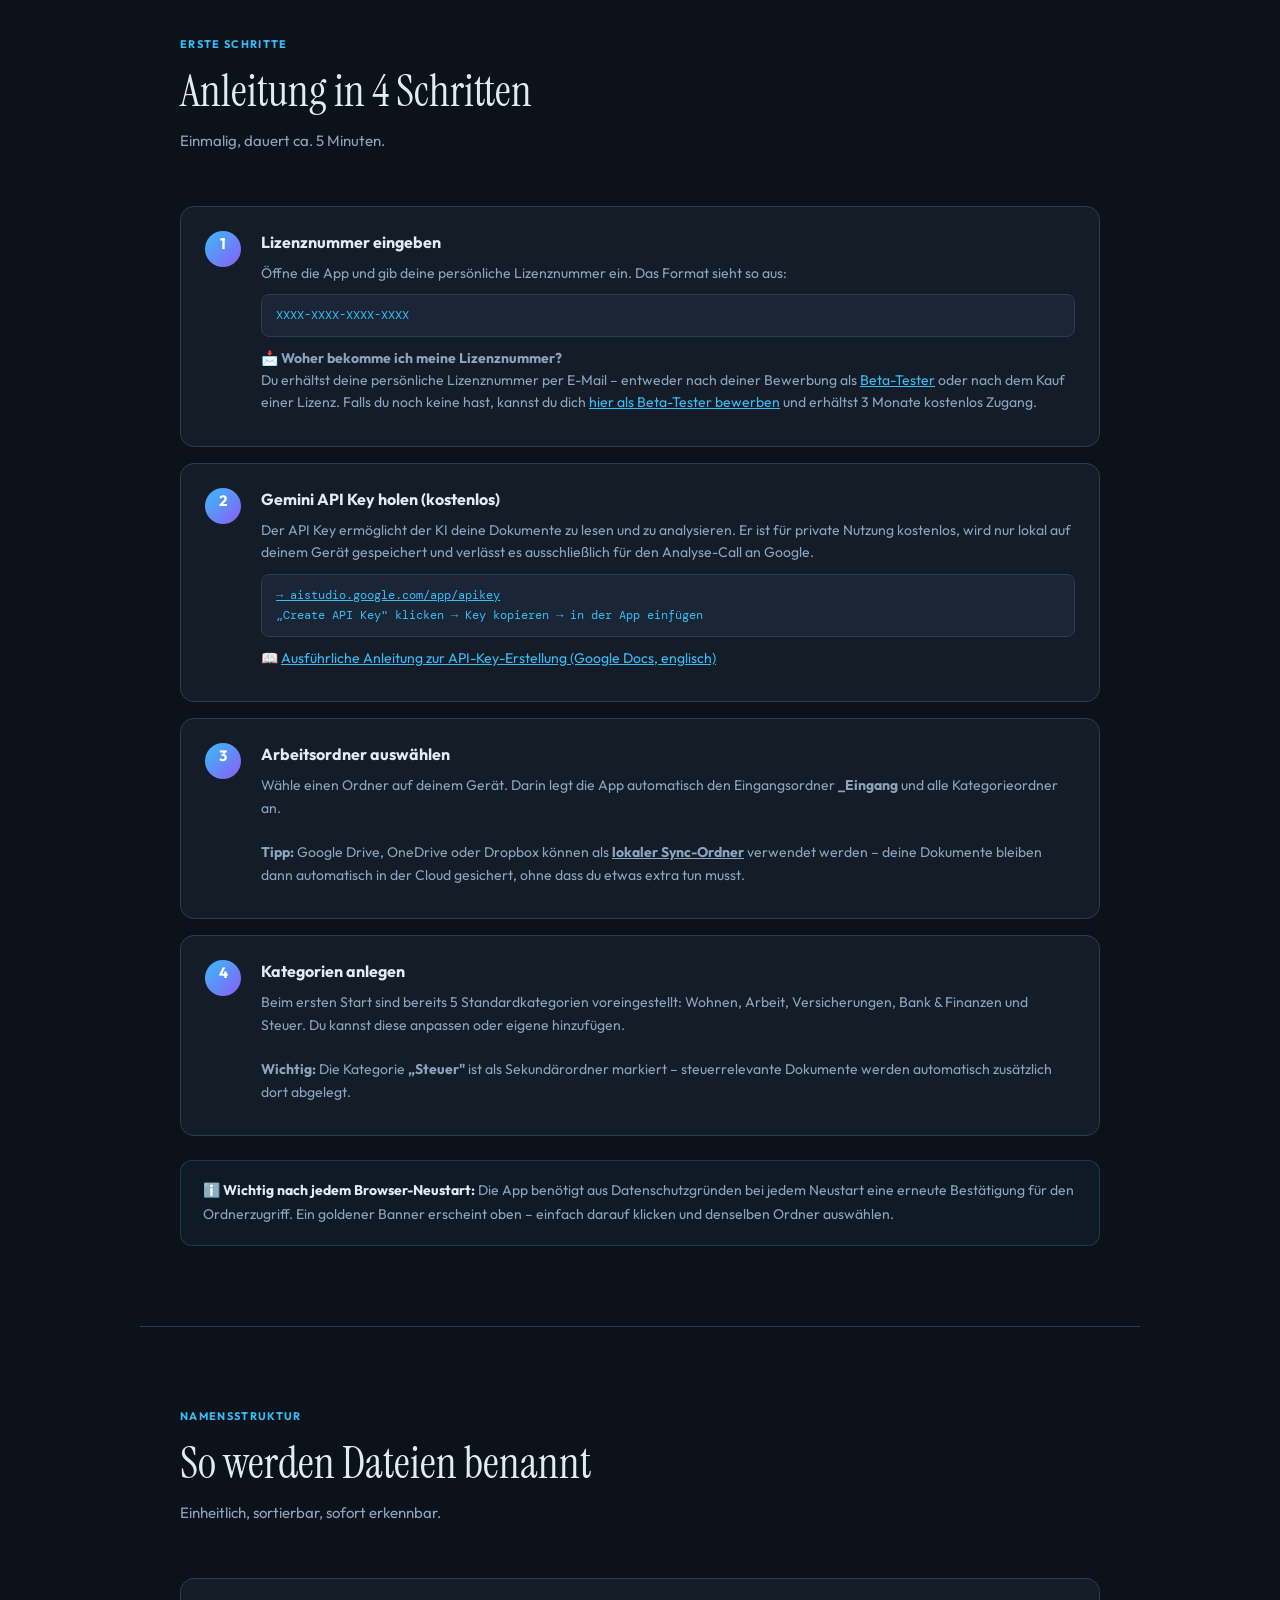
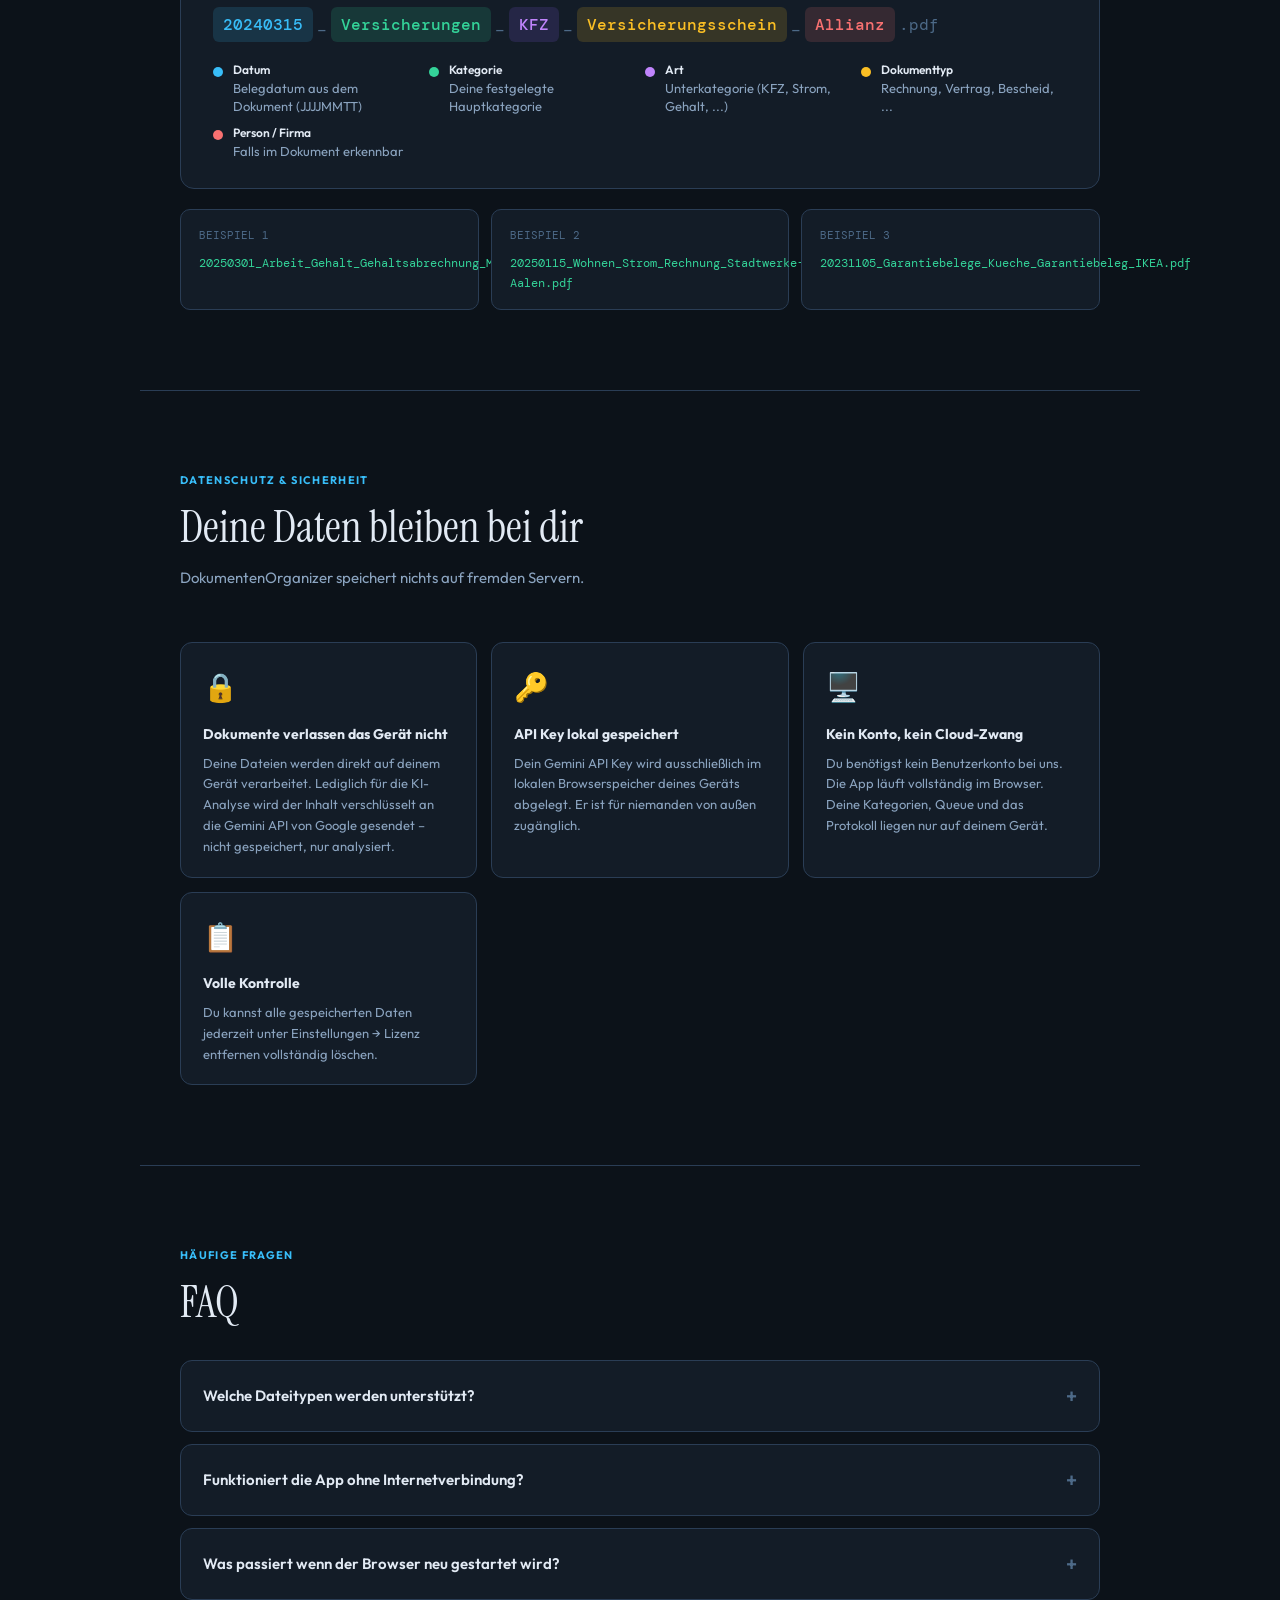
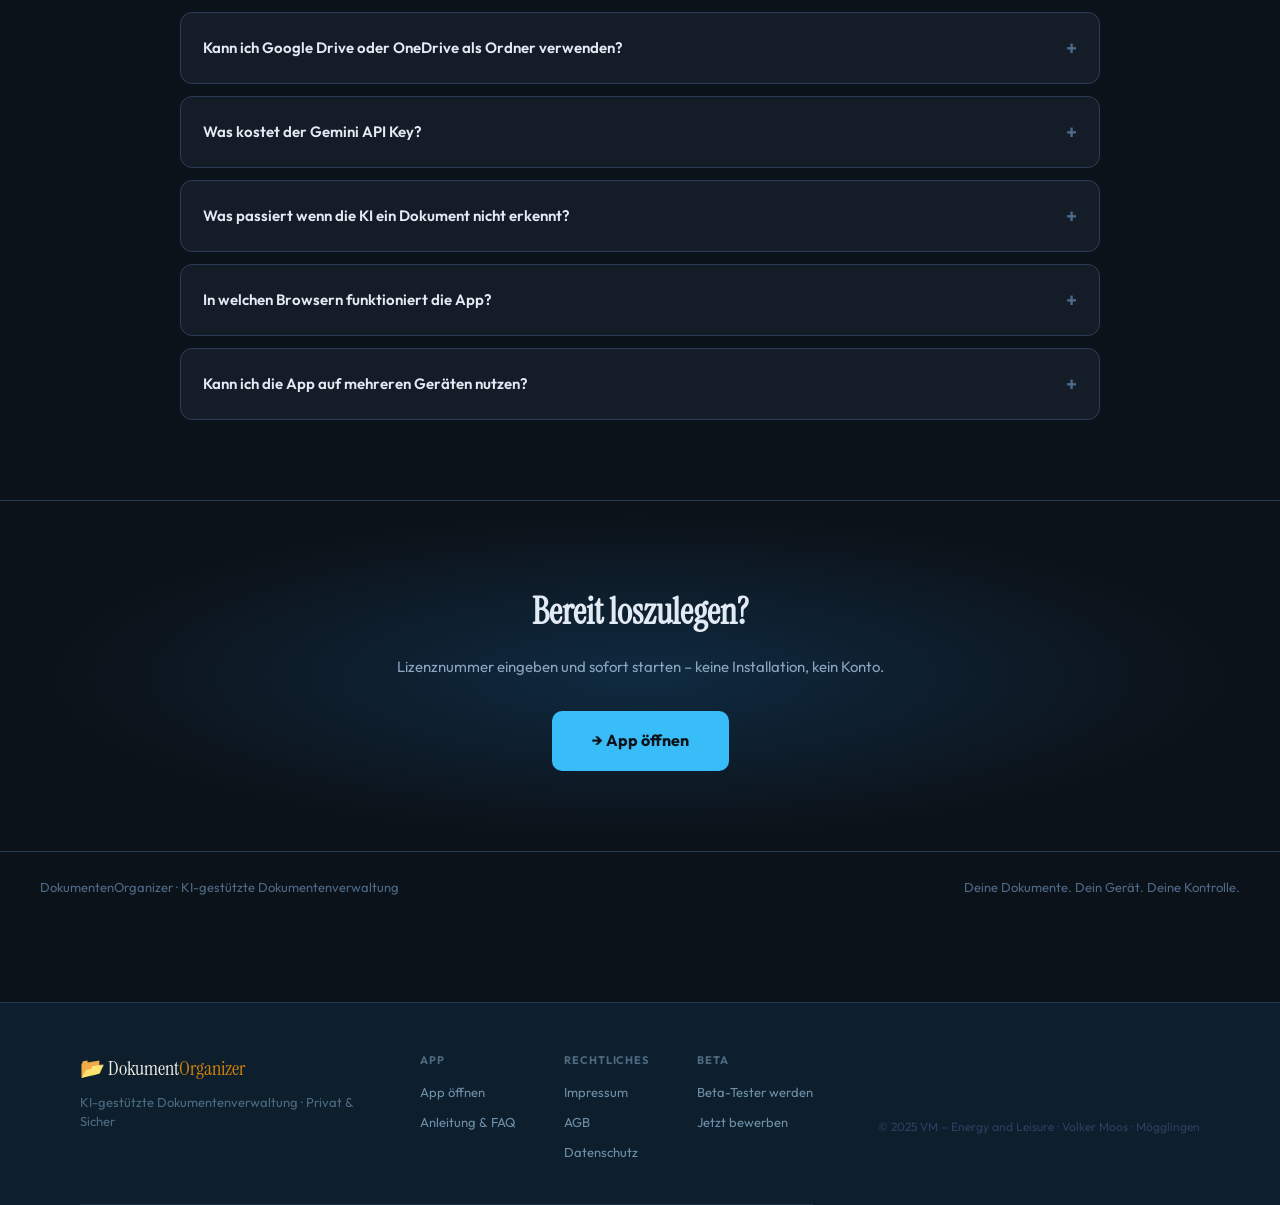
<file: info.html>
<!DOCTYPE html>
<!-- DokumentenOrganizer V2 – info.html -->
<!-- 2025-06-10 -->
<html lang="de">
<head>
<meta charset="UTF-8">
<meta name="viewport" content="width=device-width, initial-scale=1.0">
<title>DokumentenOrganizer – So funktioniert's</title>
<link href="https://fonts.googleapis.com/css2?family=Instrument+Serif:ital@0;1&family=DM+Mono:wght@400;500&family=Outfit:wght@300;400;500;600;700&display=swap" rel="stylesheet">
<link rel="preconnect" href="https://fonts.googleapis.com">
<link rel="stylesheet" href="shared.css">
<style>
:root {
  --bg: #0c1219;
  --surface: #131c27;
  --surface2: #1a2535;
  --border: #2a3d55;
  --accent: #38bdf8;
  --accent2: #34d399;
  --warn: #fbbf24;
  --text: #e2eaf4;
  --text2: #8ba4c0;
  --text3: #4d6a88;
  --mono: 'DM Mono', monospace;
  --body: 'Outfit', sans-serif;
  --serif: 'Instrument Serif', serif;
}
* { box-sizing: border-box; margin: 0; padding: 0; }
html { scroll-behavior: smooth; }
body { background: var(--bg); color: var(--text); font-family: var(--body); font-size: 15px; line-height: 1.7; }


/* ── HERO ── */
.hero {
  min-height: 88vh;
  display: flex; align-items: center; justify-content: center;
  text-align: center;
  padding: 80px 40px;
  background: radial-gradient(ellipse at 50% 30%, #0f2a40 0%, var(--bg) 65%);
  position: relative; overflow: hidden;
}
.hero::before {
  content: '';
  position: absolute; inset: 0;
  background: radial-gradient(circle at 20% 80%, rgba(52,211,153,.04) 0%, transparent 50%),
              radial-gradient(circle at 80% 20%, rgba(56,189,248,.05) 0%, transparent 50%);
  pointer-events: none;
}
.hero-inner { max-width: 720px; position: relative; }
.hero-badge {
  display: inline-flex; align-items: center; gap: 8px;
  background: rgba(56,189,248,.1); border: 1px solid rgba(56,189,248,.25);
  color: var(--accent); padding: 5px 16px; border-radius: 100px;
  font-size: 12px; font-weight: 600; letter-spacing: .06em;
  margin-bottom: 28px;
}
.hero-badge::before { content: '✦'; }
.hero h1 {
  font-family: var(--serif);
  font-size: clamp(40px, 6vw, 72px);
  line-height: 1.1; letter-spacing: -.02em;
  margin-bottom: 20px;
}
.hero h1 span { color: var(--accent); font-style: italic; }
.hero p {
  font-size: clamp(15px, 2vw, 18px);
  color: var(--text2); max-width: 560px; margin: 0 auto 40px;
}
.hero-actions { display: flex; gap: 14px; justify-content: center; flex-wrap: wrap; }
.btn-hero {
  padding: 14px 32px; border-radius: 10px; font-family: var(--body);
  font-size: 15px; font-weight: 700; text-decoration: none; transition: all .2s;
  display: inline-flex; align-items: center; gap: 8px;
}
.btn-hero-primary { background: var(--accent); color: #0c1219; }
.btn-hero-primary:hover { background: #7dd3fc; transform: translateY(-1px); }
.btn-hero-ghost { background: transparent; border: 1px solid var(--border); color: var(--text2); }
.btn-hero-ghost:hover { border-color: var(--text2); color: var(--text); }

/* ── FLOW DIAGRAM ── */
.section { padding: 80px 40px; max-width: 1000px; margin: 0 auto; }
.section-label { font-size: 11px; font-weight: 700; letter-spacing: .12em; text-transform: uppercase; color: var(--accent); margin-bottom: 12px; }
.section-title { font-family: var(--serif); font-size: clamp(28px, 4vw, 44px); margin-bottom: 12px; line-height: 1.15; }
.section-sub { color: var(--text2); font-size: 15px; margin-bottom: 52px; max-width: 560px; }

.flow {
  display: flex; align-items: stretch; gap: 0;
  overflow-x: auto; padding-bottom: 12px;
}
.flow-step {
  flex: 1; min-width: 160px;
  background: var(--surface);
  border: 1px solid var(--border);
  border-radius: 14px;
  padding: 24px 20px;
  position: relative;
  transition: border-color .2s, transform .2s;
}
.flow-step:hover { border-color: var(--accent); transform: translateY(-3px); }
.flow-arrow {
  display: flex; align-items: center; justify-content: center;
  padding: 0 8px; color: var(--text3); font-size: 20px; flex-shrink: 0;
}
.step-num {
  display: inline-flex; align-items: center; justify-content: center;
  width: 28px; height: 28px; border-radius: 50%;
  background: rgba(56,189,248,.12); border: 1px solid rgba(56,189,248,.25);
  color: var(--accent); font-size: 12px; font-weight: 700;
  margin-bottom: 14px;
}
.step-icon { font-size: 28px; margin-bottom: 10px; display: block; }
.step-title { font-weight: 700; font-size: 14px; margin-bottom: 6px; }
.step-desc { font-size: 12px; color: var(--text2); line-height: 1.5; }
.step-tag {
  display: inline-flex; margin-top: 10px;
  padding: 2px 8px; border-radius: 4px;
  font-size: 10px; font-weight: 600; font-family: var(--mono);
}
.tag-auto { background: rgba(52,211,153,.12); color: var(--accent2); }
.tag-manual { background: rgba(251,191,36,.12); color: var(--warn); }

/* ── SETUP STEPS ── */
.setup-steps { display: flex; flex-direction: column; gap: 16px; }
.setup-step {
  display: flex; gap: 20px;
  background: var(--surface); border: 1px solid var(--border);
  border-radius: 14px; padding: 22px 24px;
  transition: border-color .2s;
}
.setup-step:hover { border-color: var(--border); }
.setup-step-num {
  display: flex; align-items: flex-start; justify-content: center;
  width: 36px; height: 36px; border-radius: 50%;
  background: linear-gradient(135deg, var(--accent), #8b5cf6);
  color: #fff; font-weight: 700; font-size: 15px;
  flex-shrink: 0; margin-top: 2px;
}
.setup-step-body { flex: 1; }
.setup-step-title { font-weight: 700; font-size: 16px; margin-bottom: 6px; }
.setup-step-desc { color: var(--text2); font-size: 14px; margin-bottom: 10px; line-height: 1.6; }
.setup-step-hint {
  background: var(--surface2); border: 1px solid var(--border);
  border-radius: 8px; padding: 10px 14px;
  font-family: var(--mono); font-size: 12px; color: var(--accent);
  word-break: break-all;
}
.setup-step-hint a { color: var(--accent); }

/* ── NAMING EXAMPLE ── */
.naming-example {
  background: var(--surface); border: 1px solid var(--border);
  border-radius: 14px; padding: 28px 32px; margin-top: 20px;
}
.filename-display {
  font-family: var(--mono); font-size: clamp(13px, 2vw, 16px);
  color: var(--text); display: flex; flex-wrap: wrap; gap: 2px;
  margin-bottom: 20px; align-items: center;
}
.fname-part {
  padding: 4px 10px; border-radius: 6px;
  font-weight: 500; position: relative;
}
.fp-datum { background: rgba(56,189,248,.15); color: var(--accent); }
.fp-kat { background: rgba(52,211,153,.15); color: var(--accent2); }
.fp-art { background: rgba(139,92,246,.15); color: #c084fc; }
.fp-typ { background: rgba(251,191,36,.15); color: var(--warn); }
.fp-person { background: rgba(248,113,113,.15); color: #f87171; }
.fp-sep { color: var(--text3); padding: 0 2px; }
.naming-legend { display: grid; grid-template-columns: repeat(auto-fit, minmax(180px, 1fr)); gap: 10px; }
.legend-item { display: flex; align-items: flex-start; gap: 10px; }
.legend-dot { width: 10px; height: 10px; border-radius: 50%; flex-shrink: 0; margin-top: 5px; }
.legend-text { font-size: 13px; color: var(--text2); line-height: 1.4; }
.legend-text strong { display: block; font-weight: 600; color: var(--text); font-size: 12px; }

/* ── FAQ ── */
.faq-list { display: flex; flex-direction: column; gap: 12px; }
.faq-item {
  background: var(--surface); border: 1px solid var(--border);
  border-radius: 12px; overflow: hidden;
}
.faq-q {
  padding: 18px 22px; font-weight: 600; cursor: pointer;
  display: flex; justify-content: space-between; align-items: center;
  gap: 16px; user-select: none;
  transition: color .15s;
}
.faq-q:hover { color: var(--accent); }
.faq-q::after { content: '+'; font-size: 20px; color: var(--text3); flex-shrink: 0; transition: transform .2s; }
.faq-item.open .faq-q::after { transform: rotate(45deg); }
.faq-a {
  display: none; padding: 0 22px 18px;
  font-size: 14px; color: var(--text2); line-height: 1.7;
  border-top: 1px solid var(--border);
}
.faq-item.open .faq-a { display: block; }

/* ── SECURITY ── */
.security-grid { display: grid; grid-template-columns: repeat(auto-fit, minmax(260px, 1fr)); gap: 14px; }
.security-card {
  background: var(--surface); border: 1px solid var(--border);
  border-radius: 12px; padding: 20px 22px;
}
.security-icon { font-size: 28px; margin-bottom: 12px; display: block; }
.security-title { font-weight: 700; font-size: 14px; margin-bottom: 6px; }
.security-desc { font-size: 13px; color: var(--text2); line-height: 1.6; }

/* ── CTA FOOTER ── */
.cta-section {
  padding: 80px 40px;
  text-align: center;
  background: radial-gradient(ellipse at 50% 50%, #0f2a40 0%, var(--bg) 65%);
  border-top: 1px solid var(--border);
}
.cta-section h2 { font-family: var(--serif); font-size: 36px; margin-bottom: 12px; }
.cta-section p { color: var(--text2); margin-bottom: 32px; }

footer {
  border-top: 1px solid var(--border);
  padding: 24px 40px;
  display: flex; align-items: center; justify-content: space-between;
  font-size: 13px; color: var(--text3);
}

@media(max-width: 680px) {
  .section { padding: 60px 20px; }
  .flow { flex-direction: column; }
  .flow-arrow { transform: rotate(90deg); padding: 4px 0; }
  .setup-step { flex-direction: column; gap: 12px; }
  footer { flex-direction: column; gap: 8px; text-align: center; }
}
</style>
</head>
<body>

<nav>
  <a href="landing.html" class="nav-logo">
    <span class="nav-logo-mark">📂</span>
    <span class="nav-logo-text">Dokument<span>Organizer</span></span>
  </a>
  <div class="nav-links">
    <a href="landing.html">Home</a>
    <a href="info.html">Anleitung</a>
    <a href="agb.html">AGB &amp; Datenschutz</a>
    <a href="index.html">App öffnen</a>
  </div>
  <a href="index.html" class="nav-cta">App öffnen →</a>
</nav>

<!-- HERO -->
<section class="hero">
  <div class="hero-inner">
    <div class="hero-badge">KI-gestützte Dokumentenverwaltung</div>
    <h1>Deine Dokumente.<br><span>Automatisch</span> sortiert.</h1>
    <p>DokumentenOrganizer liest deine PDFs und Fotos, erkennt den Inhalt per KI und legt sie automatisch mit einem einheitlichen Namen in die richtigen Ordner auf deinem Gerät.</p>
    <div class="hero-actions">
      <a href="index.html" class="btn-hero btn-hero-primary">▶ App starten</a>
      <a href="#einrichtung" class="btn-hero btn-hero-ghost">Einrichtung ansehen ↓</a>
    </div>
  </div>
</section>

<!-- ABLAUF -->
<section class="section" id="ablauf">
  <div class="section-label">Wie es funktioniert</div>
  <div class="section-title">Der Ablauf in 5 Schritten</div>
  <div class="section-sub">Einmal einrichten, dann läuft alles automatisch.</div>

  <div class="flow">
    <div class="flow-step">
      <span class="step-icon">📥</span>
      <div class="step-num">1</div>
      <div class="step-title">Eingang</div>
      <div class="step-desc">Du legst ein Dokument (PDF oder Foto) in den Ordner <strong>_Eingang</strong> auf deinem Gerät.</div>
      <span class="step-tag tag-manual">Manuell</span>
    </div>
    <div class="flow-arrow">→</div>
    <div class="flow-step">
      <span class="step-icon">🤖</span>
      <div class="step-num">2</div>
      <div class="step-title">KI-Analyse</div>
      <div class="step-desc">Gemini liest den Inhalt des Dokuments und erkennt Kategorie, Datum, Typ und beteiligte Personen.</div>
      <span class="step-tag tag-auto">Automatisch</span>
    </div>
    <div class="flow-arrow">→</div>
    <div class="flow-step">
      <span class="step-icon">✏️</span>
      <div class="step-num">3</div>
      <div class="step-title">Umbenennen</div>
      <div class="step-desc">Die Datei bekommt einen einheitlichen Namen nach deiner Namensstruktur.</div>
      <span class="step-tag tag-auto">Automatisch</span>
    </div>
    <div class="flow-arrow">→</div>
    <div class="flow-step">
      <span class="step-icon">📁</span>
      <div class="step-num">4</div>
      <div class="step-title">Ablegen</div>
      <div class="step-desc">Die Datei wird in den passenden Kategorieordner verschoben. Steuerrelevante Dokumente kommen zusätzlich in den Steuerordner.</div>
      <span class="step-tag tag-auto">Automatisch</span>
    </div>
    <div class="flow-arrow">→</div>
    <div class="flow-step">
      <span class="step-icon">⚠️</span>
      <div class="step-num">5</div>
      <div class="step-title">Warteschlange</div>
      <div class="step-desc">Dokumente die die KI nicht sicher zuordnen konnte, werden zur manuellen Entscheidung vorgelegt.</div>
      <span class="step-tag tag-manual">Bei Bedarf</span>
    </div>
  </div>
</section>

<!-- EINRICHTUNG -->
<section class="section" id="einrichtung" style="border-top: 1px solid var(--border);">
  <div class="section-label">Erste Schritte</div>
  <div class="section-title">Anleitung in 4 Schritten</div>
  <div class="section-sub">Einmalig, dauert ca. 5 Minuten.</div>

  <div class="setup-steps">

    <div class="setup-step">
      <div class="setup-step-num">1</div>
      <div class="setup-step-body">
        <div class="setup-step-title">Lizenznummer eingeben</div>
        <div class="setup-step-desc">
          Öffne die App und gib deine persönliche Lizenznummer ein. Das Format sieht so aus:
        </div>
        <div class="setup-step-hint">XXXX-XXXX-XXXX-XXXX</div>
        <div class="setup-step-desc" style="margin-top:10px;">
          📩 <strong>Woher bekomme ich meine Lizenznummer?</strong><br>
          Du erhältst deine persönliche Lizenznummer per E-Mail – entweder nach deiner Bewerbung als <a href="landing.html#beta" style="color:var(--accent);">Beta-Tester</a> oder nach dem Kauf einer Lizenz. Falls du noch keine hast, kannst du dich <a href="landing.html#beta" style="color:var(--accent);">hier als Beta-Tester bewerben</a> und erhältst 3 Monate kostenlos Zugang.
        </div>
      </div>
    </div>

    <div class="setup-step">
      <div class="setup-step-num">2</div>
      <div class="setup-step-body">
        <div class="setup-step-title">Gemini API Key holen (kostenlos)</div>
        <div class="setup-step-desc">
          Der API Key ermöglicht der KI deine Dokumente zu lesen und zu analysieren. Er ist für private Nutzung kostenlos, wird nur lokal auf deinem Gerät gespeichert und verlässt es ausschließlich für den Analyse-Call an Google.
        </div>
        <div class="setup-step-hint">
          <a href="https://aistudio.google.com/app/apikey" target="_blank" rel="noopener">→ aistudio.google.com/app/apikey</a><br>
          „Create API Key" klicken → Key kopieren → in der App einfügen
        </div>
        <div class="setup-step-desc" style="margin-top:10px;">
          📖 <a href="https://ai.google.dev/gemini-api/docs/api-key" target="_blank" rel="noopener" style="color:var(--accent);">Ausführliche Anleitung zur API-Key-Erstellung (Google Docs, englisch)</a>
        </div>
      </div>
    </div>

    <div class="setup-step">
      <div class="setup-step-num">3</div>
      <div class="setup-step-body">
        <div class="setup-step-title">Arbeitsordner auswählen</div>
        <div class="setup-step-desc">
          Wähle einen Ordner auf deinem Gerät. Darin legt die App automatisch den Eingangsordner <strong>_Eingang</strong> und alle Kategorieordner an.<br><br>
          <strong>Tipp:</strong> Google Drive, OneDrive oder Dropbox können als <strong><u>lokaler Sync-Ordner</u></strong> verwendet werden – deine Dokumente bleiben dann automatisch in der Cloud gesichert, ohne dass du etwas extra tun musst.
        </div>
      </div>
    </div>

    <div class="setup-step">
      <div class="setup-step-num">4</div>
      <div class="setup-step-body">
        <div class="setup-step-title">Kategorien anlegen</div>
        <div class="setup-step-desc">
          Beim ersten Start sind bereits 5 Standardkategorien voreingestellt: Wohnen, Arbeit, Versicherungen, Bank & Finanzen und Steuer. Du kannst diese anpassen oder eigene hinzufügen.<br><br>
          <strong>Wichtig:</strong> Die Kategorie <strong>„Steuer"</strong> ist als Sekundärordner markiert – steuerrelevante Dokumente werden automatisch zusätzlich dort abgelegt.
        </div>
      </div>
    </div>

  </div>

  <div style="margin-top: 24px; padding: 18px 22px; background: rgba(56,189,248,.06); border: 1px solid rgba(56,189,248,.2); border-radius: 12px; font-size: 14px; color: var(--text2);">
    ℹ️ <strong style="color:var(--text);">Wichtig nach jedem Browser-Neustart:</strong> Die App benötigt aus Datenschutzgründen bei jedem Neustart eine erneute Bestätigung für den Ordnerzugriff. Ein goldener Banner erscheint oben – einfach darauf klicken und denselben Ordner auswählen.
  </div>
</section>

<!-- DATEINAMEN -->
<section class="section" id="dateinamen" style="border-top: 1px solid var(--border);">
  <div class="section-label">Namensstruktur</div>
  <div class="section-title">So werden Dateien benannt</div>
  <div class="section-sub">Einheitlich, sortierbar, sofort erkennbar.</div>

  <div class="naming-example">
    <div class="filename-display">
      <span class="fname-part fp-datum">20240315</span>
      <span class="fp-sep">_</span>
      <span class="fname-part fp-kat">Versicherungen</span>
      <span class="fp-sep">_</span>
      <span class="fname-part fp-art">KFZ</span>
      <span class="fp-sep">_</span>
      <span class="fname-part fp-typ">Versicherungsschein</span>
      <span class="fp-sep">_</span>
      <span class="fname-part fp-person">Allianz</span>
      <span class="fp-sep">.pdf</span>
    </div>

    <div class="naming-legend">
      <div class="legend-item">
        <div class="legend-dot" style="background:#38bdf8;"></div>
        <div class="legend-text"><strong>Datum</strong>Belegdatum aus dem Dokument (JJJJMMTT)</div>
      </div>
      <div class="legend-item">
        <div class="legend-dot" style="background:#34d399;"></div>
        <div class="legend-text"><strong>Kategorie</strong>Deine festgelegte Hauptkategorie</div>
      </div>
      <div class="legend-item">
        <div class="legend-dot" style="background:#c084fc;"></div>
        <div class="legend-text"><strong>Art</strong>Unterkategorie (KFZ, Strom, Gehalt, ...)</div>
      </div>
      <div class="legend-item">
        <div class="legend-dot" style="background:#fbbf24;"></div>
        <div class="legend-text"><strong>Dokumenttyp</strong>Rechnung, Vertrag, Bescheid, ...</div>
      </div>
      <div class="legend-item">
        <div class="legend-dot" style="background:#f87171;"></div>
        <div class="legend-text"><strong>Person / Firma</strong>Falls im Dokument erkennbar</div>
      </div>
    </div>
  </div>

  <div style="margin-top: 20px; display: grid; grid-template-columns: repeat(auto-fit, minmax(280px, 1fr)); gap: 12px;">
    <div style="background: var(--surface); border: 1px solid var(--border); border-radius: 10px; padding: 16px 18px;">
      <div style="font-size: 11px; color: var(--text3); font-family: var(--mono); margin-bottom: 8px;">BEISPIEL 1</div>
      <div style="font-family: var(--mono); font-size: 12px; color: var(--accent2);">20250301_Arbeit_Gehalt_Gehaltsabrechnung_Mustermann.pdf</div>
    </div>
    <div style="background: var(--surface); border: 1px solid var(--border); border-radius: 10px; padding: 16px 18px;">
      <div style="font-size: 11px; color: var(--text3); font-family: var(--mono); margin-bottom: 8px;">BEISPIEL 2</div>
      <div style="font-family: var(--mono); font-size: 12px; color: var(--accent2);">20250115_Wohnen_Strom_Rechnung_Stadtwerke-Aalen.pdf</div>
    </div>
    <div style="background: var(--surface); border: 1px solid var(--border); border-radius: 10px; padding: 16px 18px;">
      <div style="font-size: 11px; color: var(--text3); font-family: var(--mono); margin-bottom: 8px;">BEISPIEL 3</div>
      <div style="font-family: var(--mono); font-size: 12px; color: var(--accent2);">20231105_Garantiebelege_Kueche_Garantiebeleg_IKEA.pdf</div>
    </div>
  </div>
</section>

<!-- SICHERHEIT -->
<section class="section" id="sicherheit" style="border-top: 1px solid var(--border);">
  <div class="section-label">Datenschutz & Sicherheit</div>
  <div class="section-title">Deine Daten bleiben bei dir</div>
  <div class="section-sub">DokumentenOrganizer speichert nichts auf fremden Servern.</div>

  <div class="security-grid">
    <div class="security-card">
      <span class="security-icon">🔒</span>
      <div class="security-title">Dokumente verlassen das Gerät nicht</div>
      <div class="security-desc">Deine Dateien werden direkt auf deinem Gerät verarbeitet. Lediglich für die KI-Analyse wird der Inhalt verschlüsselt an die Gemini API von Google gesendet – nicht gespeichert, nur analysiert.</div>
    </div>
    <div class="security-card">
      <span class="security-icon">🔑</span>
      <div class="security-title">API Key lokal gespeichert</div>
      <div class="security-desc">Dein Gemini API Key wird ausschließlich im lokalen Browserspeicher deines Geräts abgelegt. Er ist für niemanden von außen zugänglich.</div>
    </div>
    <div class="security-card">
      <span class="security-icon">🖥️</span>
      <div class="security-title">Kein Konto, kein Cloud-Zwang</div>
      <div class="security-desc">Du benötigst kein Benutzerkonto bei uns. Die App läuft vollständig im Browser. Deine Kategorien, Queue und das Protokoll liegen nur auf deinem Gerät.</div>
    </div>
    <div class="security-card">
      <span class="security-icon">📋</span>
      <div class="security-title">Volle Kontrolle</div>
      <div class="security-desc">Du kannst alle gespeicherten Daten jederzeit unter Einstellungen → Lizenz entfernen vollständig löschen.</div>
    </div>
  </div>
</section>

<!-- FAQ -->
<section class="section" id="faq" style="border-top: 1px solid var(--border);">
  <div class="section-label">Häufige Fragen</div>
  <div class="section-title">FAQ</div>
  <div style="margin-bottom: 32px;"></div>

  <div class="faq-list">

    <div class="faq-item">
      <div class="faq-q">Welche Dateitypen werden unterstützt?</div>
      <div class="faq-a">PDF, JPG, JPEG, PNG, WEBP, GIF und HEIC. Maximale Dateigröße: 15 MB pro Dokument. Größere Dateien landen automatisch in der Warteschlange zur manuellen Zuordnung.</div>
    </div>

    <div class="faq-item">
      <div class="faq-q">Funktioniert die App ohne Internetverbindung?</div>
      <div class="faq-a">Nein – für die KI-Analyse wird eine Internetverbindung benötigt, da Gemini als Cloud-Service läuft. Alle anderen Funktionen (Kategorien verwalten, Warteschlange bearbeiten) funktionieren offline.</div>
    </div>

    <div class="faq-item">
      <div class="faq-q">Was passiert wenn der Browser neu gestartet wird?</div>
      <div class="faq-a">Der Ordnerzugriff muss aus Datenschutzgründen nach jedem Browser-Neustart einmal neu bestätigt werden. Klicke dazu auf das 📁-Symbol oben rechts in der App. Alle anderen Daten (Kategorien, Protokoll, Lizenz) bleiben gespeichert.</div>
    </div>

    <div class="faq-item">
      <div class="faq-q">Kann ich Google Drive oder OneDrive als Ordner verwenden?</div>
      <div class="faq-a">Ja – wenn du die Desktop-Sync-App von Google Drive oder OneDrive installiert hast, erscheint dein Cloud-Ordner als normaler lokaler Ordner. Wähle diesen einfach als Arbeitsordner aus. Deine Dokumente werden dann automatisch in der Cloud gesichert.</div>
    </div>

    <div class="faq-item">
      <div class="faq-q">Was kostet der Gemini API Key?</div>
      <div class="faq-a">Der Gemini API Key ist kostenlos für private Nutzung. Das kostenlose Kontingent erlaubt 1.500 Analyse-Anfragen pro Tag – für privaten Einsatz mehr als ausreichend. Erst bei sehr hohem Volumen entstehen Kosten.</div>
    </div>

    <div class="faq-item">
      <div class="faq-q">Was passiert wenn die KI ein Dokument nicht erkennt?</div>
      <div class="faq-a">Ist die KI nicht ausreichend sicher (unter 70% Konfidenz) oder kennt sie die vorgeschlagene Kategorie nicht, landet das Dokument in der Warteschlange. Dort kannst du es manuell zuordnen – die KI-Vorschläge sind dabei vorausgefüllt und müssen nur noch bestätigt oder korrigiert werden.</div>
    </div>

    <div class="faq-item">
      <div class="faq-q">In welchen Browsern funktioniert die App?</div>
      <div class="faq-a">Chrome und Edge auf Desktop, Laptop und Chromebook. Firefox und Safari werden nicht unterstützt, da diese Browser den notwendigen lokalen Ordnerzugriff (File System Access API) nicht implementieren.</div>
    </div>

    <div class="faq-item">
      <div class="faq-q">Kann ich die App auf mehreren Geräten nutzen?</div>
      <div class="faq-a">Ja – du kannst deine Lizenznummer auf mehreren Geräten eingeben. Kategorien, Queue und Protokoll sind jedoch gerätespezifisch im lokalen Browserspeicher. Wenn du denselben Sync-Ordner (z.B. Google Drive) verwendest, bleiben die Dateien auf allen Geräten aktuell.</div>
    </div>

  </div>
</section>

<!-- CTA -->
<section class="cta-section">
  <h2>Bereit loszulegen?</h2>
  <p>Lizenznummer eingeben und sofort starten – keine Installation, kein Konto.</p>
  <a href="index.html" class="btn-hero btn-hero-primary" style="font-size:16px; padding:16px 40px;">→ App öffnen</a>
</section>

<footer>
  <div>DokumentenOrganizer · KI-gestützte Dokumentenverwaltung</div>
  <div>Deine Dokumente. Dein Gerät. Deine Kontrolle.</div>
</footer>

<script>
document.querySelectorAll('.faq-q').forEach(function(el) {
  el.addEventListener('click', function() {
    const item = el.closest('.faq-item');
    const isOpen = item.classList.contains('open');
    document.querySelectorAll('.faq-item.open').forEach(i => i.classList.remove('open'));
    if (!isOpen) item.classList.add('open');
  });
});
</script>

<footer class="site-footer">
  <div class="site-footer-inner">
    <div class="footer-brand">
      <span class="footer-logo">📂 Dokument<span>Organizer</span></span>
      <p>KI-gestützte Dokumentenverwaltung · Privat &amp; Sicher</p>
    </div>
    <div class="footer-links-group">
      <div class="footer-col">
        <div class="footer-col-title">App</div>
        <a href="index.html">App öffnen</a>
        <a href="info.html">Anleitung &amp; FAQ</a>
      </div>
      <div class="footer-col">
        <div class="footer-col-title">Rechtliches</div>
        <a href="impressum.html">Impressum</a>
        <a href="agb.html">AGB</a>
        <a href="datenschutz.html">Datenschutz</a>
      </div>
      <div class="footer-col">
        <div class="footer-col-title">Beta</div>
        <a href="landing.html">Beta-Tester werden</a>
        <a href="landing.html#beta">Jetzt bewerben</a>
      </div>
    </div>
  </div>
  <div class="footer-bottom">
    © 2025 VM – Energy and Leisure · Volker Moos · Mögglingen
  </div>
</footer>
</body>
</html>
</file>
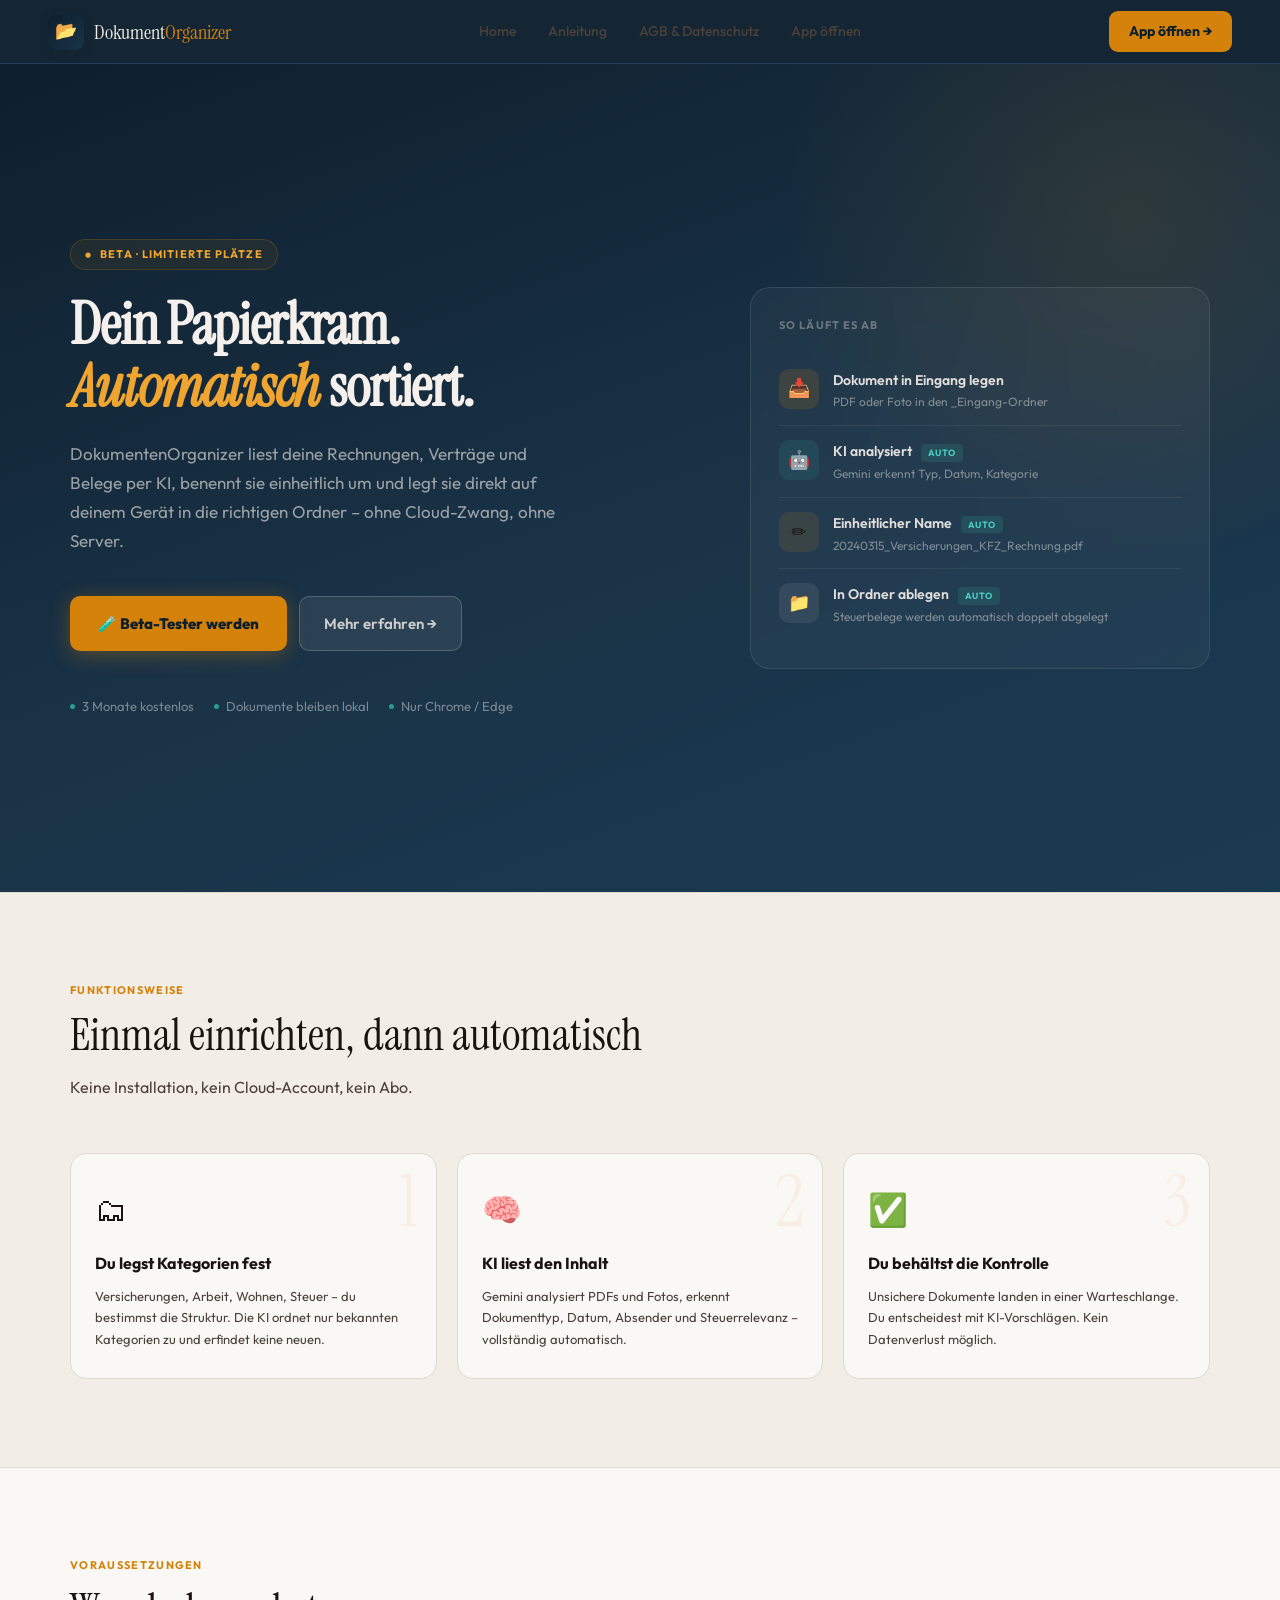
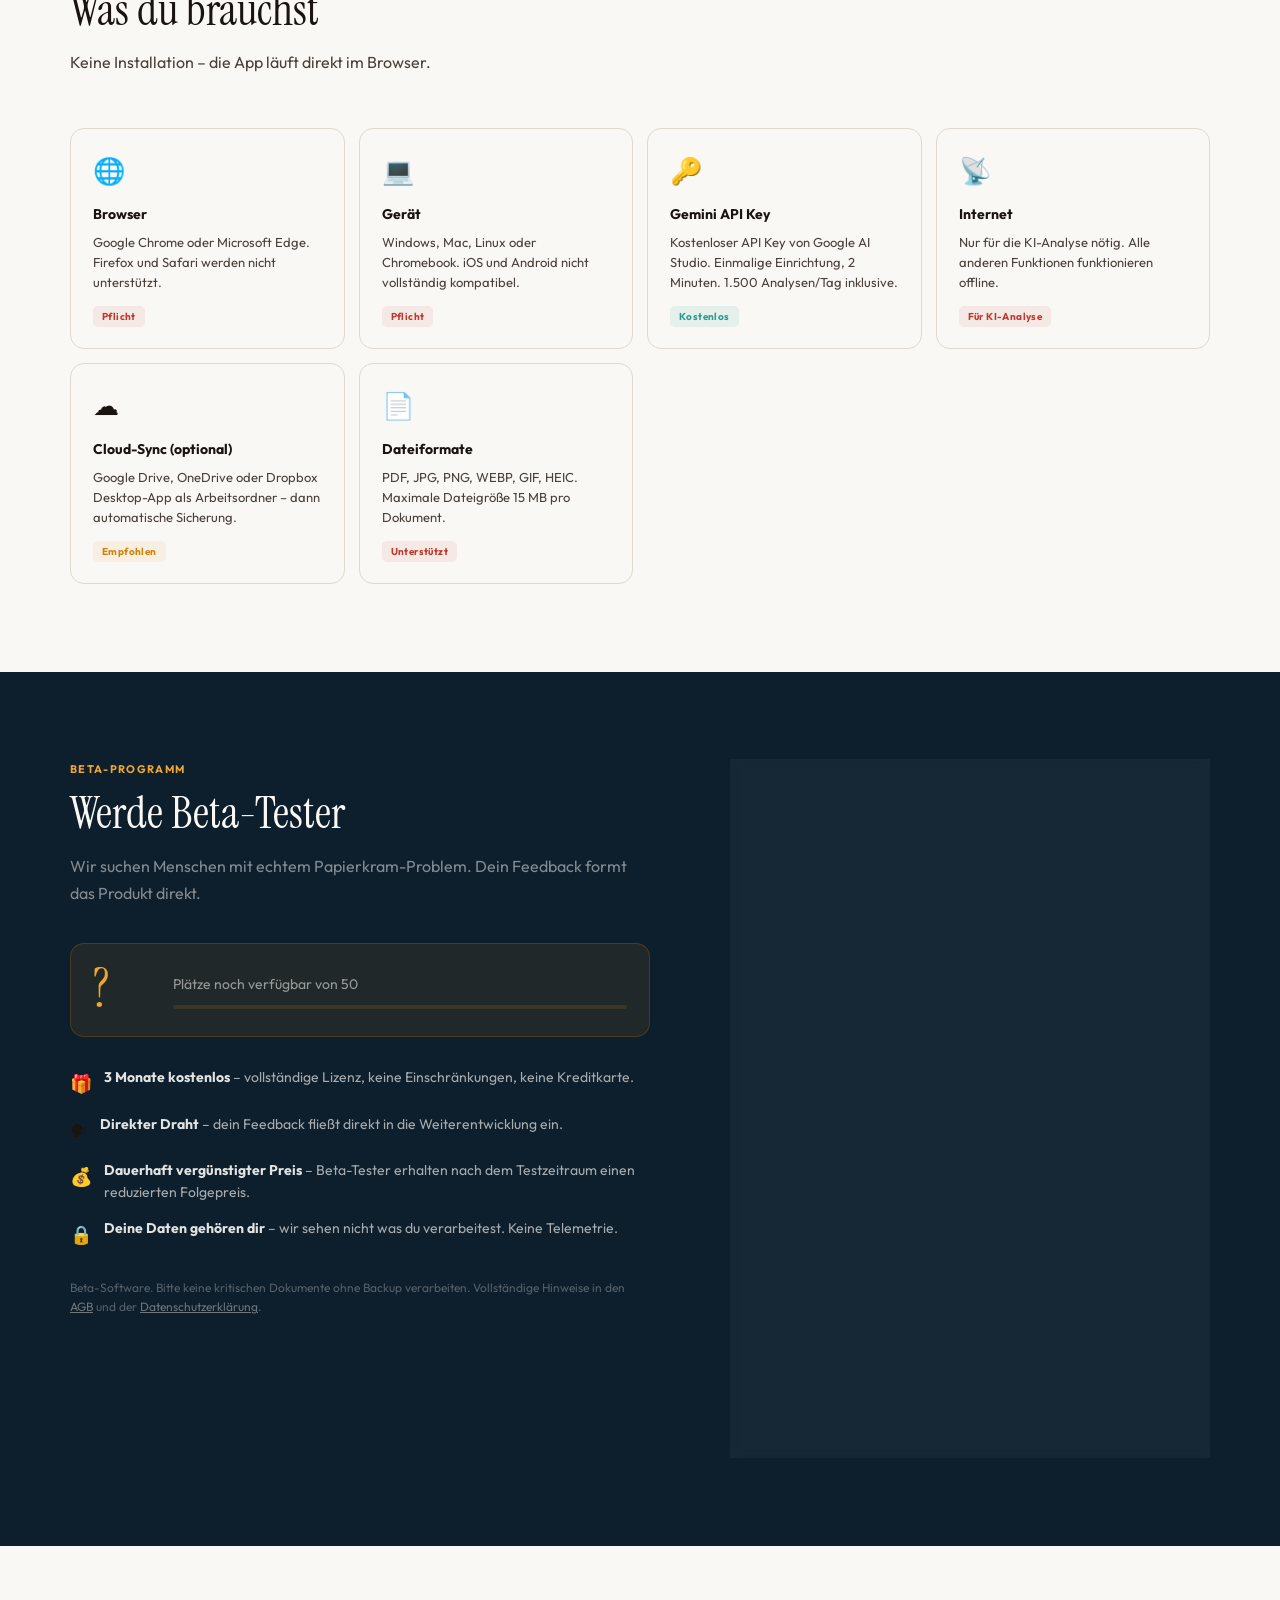
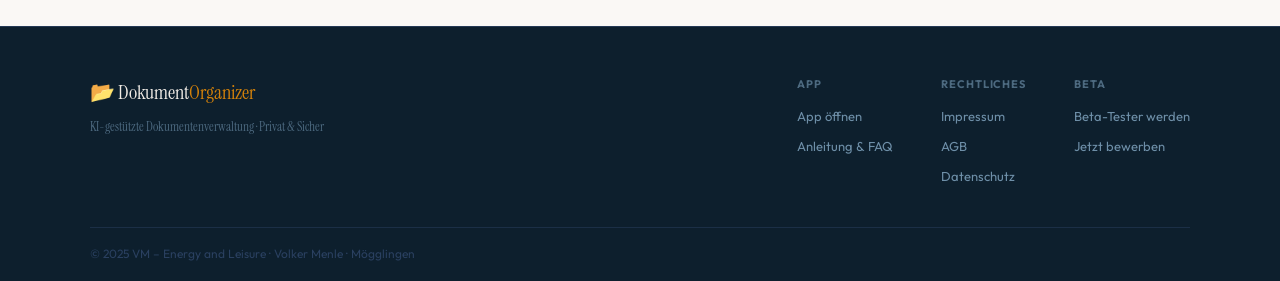
<file: landing.html>
<!DOCTYPE html>
<!-- DokumentenOrganizer V2 – landing.html -->
<!-- 2025-06-10 -->
<html lang="de">
<head>
<meta charset="UTF-8">
<meta name="viewport" content="width=device-width, initial-scale=1.0">
<title>DokumentenOrganizer – KI-Dokumentenverwaltung · Beta-Tester gesucht</title>
<meta name="description" content="Dein Papierkram automatisch sortiert. DokumentenOrganizer liest, benennt um und legt Dokumente per KI ab. Jetzt als Beta-Tester bewerben – 3 Monate kostenlos.">
<link rel="preconnect" href="https://fonts.googleapis.com">
<link href="https://fonts.googleapis.com/css2?family=Instrument+Serif:ital@0;1&family=DM+Mono:wght@400;500&family=Outfit:wght@300;400;500;600;700;800&display=swap" rel="stylesheet">
<link rel="stylesheet" href="shared.css">
<style>
:root {
  --amber:#d4820a;--amber-light:#f0a530;--amber-bg:rgba(212,130,10,.08);--amber-border:rgba(212,130,10,.22);
  --navy:#0d1f2d;--navy-mid:#1a3347;--navy-light:#254460;
  --teal:#2a9d8f;--teal-pale:rgba(42,157,143,.1);
  --danger:#c0392b;
  --white:#faf8f5;--gray1:#f2ede6;--gray2:#e0d9d0;--gray3:#b0a89e;--gray4:#6e6560;
  --text:#1a1410;--text2:#4a403a;
  --serif:'Instrument Serif',Georgia,serif;
  --sans:'Outfit',system-ui,sans-serif;
  --mono:'DM Mono',monospace;
}
*,*::before,*::after{box-sizing:border-box;margin:0;padding:0;}
html{scroll-behavior:smooth;}
body{background:var(--white);color:var(--text);font-family:var(--sans);font-size:15px;line-height:1.7;-webkit-font-smoothing:antialiased;}
a{color:inherit;}

/* NAV */
.nav{position:sticky;top:0;z-index:200;background:rgba(250,248,245,.96);backdrop-filter:blur(12px);border-bottom:1px solid var(--gray2);height:64px;padding:0 48px;display:flex;align-items:center;justify-content:space-between;}
.nav-logo{display:flex;align-items:center;gap:10px;text-decoration:none;color:var(--text);}
.nav-logo-mark{width:36px;height:36px;border-radius:9px;background:linear-gradient(135deg,var(--navy),var(--navy-mid));display:flex;align-items:center;justify-content:center;font-size:18px;flex-shrink:0;box-shadow:0 2px 8px rgba(13,31,45,.25);}
.nav-logo-text{font-family:var(--serif);font-size:20px;line-height:1;}
.nav-logo-text span{color:var(--amber);}
.nav-links{display:flex;align-items:center;gap:32px;}
.nav-links a{color:var(--text2);text-decoration:none;font-size:14px;font-weight:500;transition:color .15s;}
.nav-links a:hover{color:var(--amber);}
.nav-btn{background:var(--navy);color:var(--white);padding:9px 20px;border-radius:9px;font-size:14px;font-weight:700;text-decoration:none;transition:all .2s;white-space:nowrap;}
.nav-btn:hover{background:var(--amber);}

/* HERO */
.hero{min-height:92vh;display:flex;align-items:center;padding:80px 48px;position:relative;overflow:hidden;background:linear-gradient(160deg,var(--navy) 0%,var(--navy-mid) 55%,#1a3a52 100%);}
.hero::after{content:'';position:absolute;pointer-events:none;right:-200px;top:-200px;width:700px;height:700px;border-radius:50%;background:radial-gradient(circle,rgba(212,130,10,.12) 0%,transparent 70%);z-index:0;}
.hero-inner{max-width:1140px;margin:0 auto;width:100%;display:grid;grid-template-columns:1fr 460px;gap:64px;align-items:center;position:relative;z-index:1;}
.hero-eyebrow{display:inline-flex;align-items:center;gap:8px;background:var(--amber-bg);border:1px solid var(--amber-border);color:#f0a530;padding:5px 14px;border-radius:100px;font-size:11px;font-weight:700;letter-spacing:.1em;text-transform:uppercase;margin-bottom:24px;}
.hero-eyebrow::before{content:'●';font-size:7px;}
.hero h1{font-family:var(--serif);font-size:clamp(38px,4.5vw,62px);line-height:1.08;letter-spacing:-.02em;color:#f5f0eb;margin-bottom:22px;}
.hero h1 em{color:#f0a530;font-style:italic;}
.hero-sub{font-size:17px;color:rgba(245,240,235,.6);margin-bottom:40px;line-height:1.7;max-width:500px;}
.hero-actions{display:flex;gap:12px;flex-wrap:wrap;margin-bottom:44px;}
.btn-primary{background:var(--amber);color:var(--navy);padding:14px 28px;border-radius:10px;border:none;font-family:var(--sans);font-size:15px;font-weight:800;text-decoration:none;cursor:pointer;transition:all .2s;display:inline-flex;align-items:center;gap:8px;box-shadow:0 4px 20px rgba(212,130,10,.35);}
.btn-primary:hover{background:var(--amber-light);transform:translateY(-2px);}
.btn-secondary{background:rgba(245,240,235,.08);border:1px solid rgba(245,240,235,.2);color:rgba(245,240,235,.8);padding:14px 24px;border-radius:10px;font-family:var(--sans);font-size:15px;font-weight:600;text-decoration:none;transition:all .15s;display:inline-flex;align-items:center;gap:8px;}
.btn-secondary:hover{background:rgba(245,240,235,.14);border-color:rgba(245,240,235,.4);}
.trust{display:flex;align-items:center;gap:20px;flex-wrap:wrap;}
.trust-item{display:flex;align-items:center;gap:7px;font-size:13px;color:rgba(245,240,235,.45);}
.trust-dot{width:5px;height:5px;border-radius:50%;background:var(--teal);flex-shrink:0;}

.hero-card{background:rgba(245,240,235,.04);border:1px solid rgba(245,240,235,.1);border-radius:20px;padding:28px;backdrop-filter:blur(4px);}
.hero-card-label{font-size:11px;font-weight:700;letter-spacing:.1em;text-transform:uppercase;color:rgba(245,240,235,.35);margin-bottom:20px;}
.flow-item{display:flex;align-items:flex-start;gap:14px;padding:14px 0;border-bottom:1px solid rgba(245,240,235,.07);}
.flow-item:last-child{border-bottom:none;}
.flow-icon{width:40px;height:40px;border-radius:10px;display:flex;align-items:center;justify-content:center;font-size:18px;flex-shrink:0;}
.fi1{background:rgba(212,130,10,.15);}
.fi2{background:rgba(42,157,143,.15);}
.fi3{background:rgba(212,130,10,.12);}
.fi4{background:rgba(245,240,235,.08);}
.flow-title{font-size:14px;font-weight:600;color:rgba(245,240,235,.9);margin-bottom:2px;}
.flow-desc{font-size:12px;color:rgba(245,240,235,.45);line-height:1.4;}
.auto-pill{display:inline-flex;padding:1px 7px;border-radius:4px;font-size:9px;font-weight:700;letter-spacing:.05em;margin-left:6px;background:rgba(42,157,143,.2);color:#4ecdc4;vertical-align:middle;}

/* SECTIONS */
.section{padding:88px 48px;}
.section-inner{max-width:1140px;margin:0 auto;}
.section-label{font-size:11px;font-weight:700;letter-spacing:.12em;text-transform:uppercase;color:var(--amber);margin-bottom:10px;}
.section-title{font-family:var(--serif);font-size:clamp(28px,3.5vw,46px);line-height:1.12;margin-bottom:14px;}
.section-sub{color:var(--text2);font-size:16px;max-width:540px;margin-bottom:52px;}

/* HOW */
.how-bg{background:var(--gray1);border-top:1px solid var(--gray2);border-bottom:1px solid var(--gray2);}
.how-grid{display:grid;grid-template-columns:repeat(3,1fr);gap:20px;}
.how-card{background:var(--white);border:1px solid var(--gray2);border-radius:16px;padding:28px 24px;position:relative;overflow:hidden;transition:box-shadow .2s,border-color .2s;}
.how-card:hover{border-color:var(--amber-border);box-shadow:0 4px 24px rgba(13,31,45,.12);}
.how-card::after{content:attr(data-n);position:absolute;right:18px;top:12px;font-family:var(--serif);font-size:72px;line-height:1;color:rgba(212,130,10,.07);pointer-events:none;}
.how-icon{font-size:32px;margin-bottom:14px;display:block;}
.how-title{font-weight:700;font-size:16px;margin-bottom:8px;}
.how-desc{font-size:13px;color:var(--text2);line-height:1.65;}

/* REQUIREMENTS */
.req-grid{display:grid;grid-template-columns:repeat(auto-fit,minmax(230px,1fr));gap:14px;}
.req-card{background:var(--white);border:1px solid var(--gray2);border-radius:14px;padding:20px 22px;transition:border-color .15s;}
.req-card:hover{border-color:var(--amber-border);}
.req-icon{font-size:26px;margin-bottom:10px;display:block;}
.req-title{font-weight:700;font-size:14px;margin-bottom:5px;}
.req-desc{font-size:13px;color:var(--text2);line-height:1.55;margin-bottom:10px;}
.pill{display:inline-flex;padding:2px 9px;border-radius:5px;font-size:10px;font-weight:700;letter-spacing:.04em;}
.pill-req{background:rgba(192,57,43,.08);color:var(--danger);}
.pill-free{background:var(--teal-pale);color:var(--teal);}
.pill-opt{background:var(--amber-bg);color:var(--amber);}

/* BETA */
.beta-bg{background:var(--navy);padding:88px 48px;}
.beta-inner{max-width:1140px;margin:0 auto;display:grid;grid-template-columns:1fr 480px;gap:80px;align-items:start;}
.beta-label{font-size:11px;font-weight:700;letter-spacing:.12em;text-transform:uppercase;color:#f0a530;margin-bottom:10px;}
.beta-title{font-family:var(--serif);font-size:clamp(28px,3.5vw,46px);line-height:1.12;color:var(--white);margin-bottom:14px;}
.beta-sub{color:rgba(250,248,245,.5);font-size:16px;margin-bottom:36px;}

.counter-box{background:rgba(212,130,10,.1);border:1px solid var(--amber-border);border-radius:14px;padding:20px 22px;margin-bottom:30px;display:flex;align-items:center;gap:16px;}
.counter-num{font-family:var(--serif);font-size:52px;line-height:1;color:#f0a530;flex-shrink:0;min-width:64px;}
.counter-label{font-size:14px;color:rgba(250,248,245,.55);line-height:1.5;}
.counter-label strong{color:rgba(250,248,245,.9);display:block;font-size:15px;margin-bottom:3px;}
.counter-bar-wrap{height:4px;background:rgba(212,130,10,.15);border-radius:2px;margin-top:10px;}
.counter-bar{height:100%;border-radius:2px;background:linear-gradient(90deg,var(--amber),var(--amber-light));transition:width .6s ease;}

.perks{display:flex;flex-direction:column;gap:14px;margin-bottom:28px;}
.perk{display:flex;align-items:flex-start;gap:12px;}
.perk-icon{font-size:18px;flex-shrink:0;margin-top:2px;}
.perk-text{font-size:14px;color:rgba(250,248,245,.65);line-height:1.55;}
.perk-text strong{color:rgba(250,248,245,.9);}
.beta-note{font-size:12px;color:rgba(250,248,245,.3);line-height:1.6;}
.beta-note a{color:rgba(250,248,245,.4);}

.form-card{background:rgba(250,248,245,.04);border:1px solid rgba(250,248,245,.1);border-radius:20px;padding:34px;backdrop-filter:blur(4px);}
.form-title{font-family:var(--serif);font-size:26px;color:var(--white);margin-bottom:4px;}
.form-sub{font-size:13px;color:rgba(250,248,245,.4);margin-bottom:26px;}
.fg{display:flex;flex-direction:column;gap:5px;margin-bottom:14px;}
.fg label{font-size:11px;font-weight:700;letter-spacing:.07em;text-transform:uppercase;color:rgba(250,248,245,.4);}
.fg input,.fg select,.fg textarea{background:rgba(250,248,245,.06);border:1px solid rgba(250,248,245,.12);border-radius:8px;padding:10px 13px;color:var(--white);font-family:var(--sans);font-size:14px;outline:none;transition:border-color .15s;width:100%;}
.fg input:focus,.fg select:focus,.fg textarea:focus{border-color:var(--amber);}
.fg input::placeholder,.fg textarea::placeholder{color:rgba(250,248,245,.25);}
.fg textarea{resize:vertical;min-height:80px;}
.fg select option{background:var(--navy-mid);color:var(--white);}
.fg-row{display:grid;grid-template-columns:1fr 1fr;gap:12px;}
.cb-wrap{display:flex;align-items:flex-start;gap:10px;margin-bottom:16px;}
.cb-wrap input[type=checkbox]{width:15px;height:15px;accent-color:var(--amber);flex-shrink:0;margin-top:3px;cursor:pointer;}
.cb-wrap label{font-size:12px;color:rgba(250,248,245,.4);cursor:pointer;line-height:1.5;}
.cb-wrap label a{color:rgba(250,248,245,.55);}
.btn-submit{width:100%;padding:14px;border-radius:10px;border:none;background:var(--amber);color:var(--navy);font-family:var(--sans);font-size:15px;font-weight:800;cursor:pointer;transition:all .2s;display:flex;align-items:center;justify-content:center;gap:8px;box-shadow:0 4px 20px rgba(212,130,10,.3);}
.btn-submit:hover{background:var(--amber-light);transform:translateY(-1px);}
.btn-submit:disabled{opacity:.4;cursor:not-allowed;transform:none;}
.form-error{margin-top:10px;font-size:12px;color:#f87171;display:none;}
.form-success{text-align:center;padding:28px 20px;display:none;}
.form-success .fs-icon{font-size:44px;margin-bottom:12px;}
.form-success h3{font-family:var(--serif);font-size:22px;color:var(--white);margin-bottom:6px;}
.form-success p{font-size:13px;color:rgba(250,248,245,.5);}

/* Honeypot – für Menschen unsichtbar */
.hp-field{position:absolute;left:-9999px;top:-9999px;opacity:0;height:0;width:0;overflow:hidden;}

/* FOOTER */
.footer{background:var(--navy);border-top:1px solid rgba(250,248,245,.06);padding:20px 48px;display:flex;align-items:center;justify-content:space-between;flex-wrap:wrap;gap:12px;}
.footer-brand{font-family:var(--serif);font-size:15px;color:rgba(250,248,245,.35);}
.footer-brand span{color:var(--amber);}
.footer-links{display:flex;gap:20px;flex-wrap:wrap;}
.footer-links a{font-size:13px;color:rgba(250,248,245,.3);text-decoration:none;transition:color .15s;}
.footer-links a:hover{color:#f0a530;}

/* RESPONSIVE */
@media(max-width:960px){
  .nav{padding:0 24px;}
  .nav-links{display:none;}
  .hero{padding:64px 24px;}
  .hero-inner{grid-template-columns:1fr;gap:48px;}
  .section{padding:64px 24px;}
  .how-grid{grid-template-columns:1fr;}
  .beta-bg{padding:64px 24px;}
  .beta-inner{grid-template-columns:1fr;gap:40px;}
  .fg-row{grid-template-columns:1fr;}
  .footer{padding:20px 24px;flex-direction:column;text-align:center;}
}

</style>
</head>
<body>

<nav>
  <a href="landing.html" class="nav-logo">
    <span class="nav-logo-mark">📂</span>
    <span class="nav-logo-text">Dokument<span>Organizer</span></span>
  </a>
  <div class="nav-links">
    <a href="landing.html">Home</a>
    <a href="info.html">Anleitung</a>
    <a href="agb.html">AGB &amp; Datenschutz</a>
    <a href="index.html">App öffnen</a>
  </div>
  <a href="index.html" class="nav-cta">App öffnen →</a>
</nav>

<!-- HERO -->
<section class="hero">
  <div class="hero-inner">
    <div>
      <div class="hero-eyebrow">Beta · Limitierte Plätze</div>
      <h1>Dein Papierkram.<br><em>Automatisch</em> sortiert.</h1>
      <p class="hero-sub">DokumentenOrganizer liest deine Rechnungen, Verträge und Belege per KI, benennt sie einheitlich um und legt sie direkt auf deinem Gerät in die richtigen Ordner – ohne Cloud-Zwang, ohne Server.</p>
      <div class="hero-actions">
        <a href="#beta" class="btn-primary">🧪 Beta-Tester werden</a>
        <a href="info.html" class="btn-secondary">Mehr erfahren →</a>
      </div>
      <div class="trust">
        <div class="trust-item"><div class="trust-dot"></div>3 Monate kostenlos</div>
        <div class="trust-item"><div class="trust-dot"></div>Dokumente bleiben lokal</div>
        <div class="trust-item"><div class="trust-dot"></div>Nur Chrome / Edge</div>
      </div>
    </div>
    <div class="hero-card">
      <div class="hero-card-label">So läuft es ab</div>
      <div class="flow-item"><div class="flow-icon fi1">📥</div><div><div class="flow-title">Dokument in Eingang legen</div><div class="flow-desc">PDF oder Foto in den _Eingang-Ordner</div></div></div>
      <div class="flow-item"><div class="flow-icon fi2">🤖</div><div><div class="flow-title">KI analysiert <span class="auto-pill">AUTO</span></div><div class="flow-desc">Gemini erkennt Typ, Datum, Kategorie</div></div></div>
      <div class="flow-item"><div class="flow-icon fi3">✏️</div><div><div class="flow-title">Einheitlicher Name <span class="auto-pill">AUTO</span></div><div class="flow-desc">20240315_Versicherungen_KFZ_Rechnung.pdf</div></div></div>
      <div class="flow-item"><div class="flow-icon fi4">📁</div><div><div class="flow-title">In Ordner ablegen <span class="auto-pill">AUTO</span></div><div class="flow-desc">Steuerbelege werden automatisch doppelt abgelegt</div></div></div>
    </div>
  </div>
</section>

<!-- HOW -->
<section class="section how-bg" id="wie">
  <div class="section-inner">
    <div class="section-label">Funktionsweise</div>
    <div class="section-title">Einmal einrichten, dann automatisch</div>
    <div class="section-sub">Keine Installation, kein Cloud-Account, kein Abo.</div>
    <div class="how-grid">
      <div class="how-card" data-n="1"><span class="how-icon">🗂</span><div class="how-title">Du legst Kategorien fest</div><div class="how-desc">Versicherungen, Arbeit, Wohnen, Steuer – du bestimmst die Struktur. Die KI ordnet nur bekannten Kategorien zu und erfindet keine neuen.</div></div>
      <div class="how-card" data-n="2"><span class="how-icon">🧠</span><div class="how-title">KI liest den Inhalt</div><div class="how-desc">Gemini analysiert PDFs und Fotos, erkennt Dokumenttyp, Datum, Absender und Steuerrelevanz – vollständig automatisch.</div></div>
      <div class="how-card" data-n="3"><span class="how-icon">✅</span><div class="how-title">Du behältst die Kontrolle</div><div class="how-desc">Unsichere Dokumente landen in einer Warteschlange. Du entscheidest mit KI-Vorschlägen. Kein Datenverlust möglich.</div></div>
    </div>
  </div>
</section>

<!-- REQUIREMENTS -->
<section class="section" id="voraussetzungen">
  <div class="section-inner">
    <div class="section-label">Voraussetzungen</div>
    <div class="section-title">Was du brauchst</div>
    <div class="section-sub">Keine Installation – die App läuft direkt im Browser.</div>
    <div class="req-grid">
      <div class="req-card"><span class="req-icon">🌐</span><div class="req-title">Browser</div><div class="req-desc">Google Chrome oder Microsoft Edge. Firefox und Safari werden nicht unterstützt.</div><span class="pill pill-req">Pflicht</span></div>
      <div class="req-card"><span class="req-icon">💻</span><div class="req-title">Gerät</div><div class="req-desc">Windows, Mac, Linux oder Chromebook. iOS und Android nicht vollständig kompatibel.</div><span class="pill pill-req">Pflicht</span></div>
      <div class="req-card"><span class="req-icon">🔑</span><div class="req-title">Gemini API Key</div><div class="req-desc">Kostenloser API Key von Google AI Studio. Einmalige Einrichtung, 2 Minuten. 1.500 Analysen/Tag inklusive.</div><span class="pill pill-free">Kostenlos</span></div>
      <div class="req-card"><span class="req-icon">📡</span><div class="req-title">Internet</div><div class="req-desc">Nur für die KI-Analyse nötig. Alle anderen Funktionen funktionieren offline.</div><span class="pill pill-req">Für KI-Analyse</span></div>
      <div class="req-card"><span class="req-icon">☁️</span><div class="req-title">Cloud-Sync (optional)</div><div class="req-desc">Google Drive, OneDrive oder Dropbox Desktop-App als Arbeitsordner – dann automatische Sicherung.</div><span class="pill pill-opt">Empfohlen</span></div>
      <div class="req-card"><span class="req-icon">📄</span><div class="req-title">Dateiformate</div><div class="req-desc">PDF, JPG, PNG, WEBP, GIF, HEIC. Maximale Dateigröße 15 MB pro Dokument.</div><span class="pill pill-req">Unterstützt</span></div>
    </div>
  </div>
</section>

<!-- BETA -->
<section class="beta-bg" id="beta">
  <div class="beta-inner">
    <div>
      <div class="beta-label">Beta-Programm</div>
      <div class="beta-title">Werde Beta-Tester</div>
      <div class="beta-sub">Wir suchen Menschen mit echtem Papierkram-Problem. Dein Feedback formt das Produkt direkt.</div>

      <div class="counter-box">
        <div class="counter-num" id="spotsNum">–</div>
        <div style="flex:1;">
          <div class="counter-label"><strong id="spotsTitle">Lade...</strong>Plätze noch verfügbar von 50</div>
          <div class="counter-bar-wrap"><div class="counter-bar" id="counterBar" style="width:0%"></div></div>
        </div>
      </div>

      <div class="perks">
        <div class="perk"><div class="perk-icon">🎁</div><div class="perk-text"><strong>3 Monate kostenlos</strong> – vollständige Lizenz, keine Einschränkungen, keine Kreditkarte.</div></div>
        <div class="perk"><div class="perk-icon">🗣</div><div class="perk-text"><strong>Direkter Draht</strong> – dein Feedback fließt direkt in die Weiterentwicklung ein.</div></div>
        <div class="perk"><div class="perk-icon">💰</div><div class="perk-text"><strong>Dauerhaft vergünstigter Preis</strong> – Beta-Tester erhalten nach dem Testzeitraum einen reduzierten Folgepreis.</div></div>
        <div class="perk"><div class="perk-icon">🔒</div><div class="perk-text"><strong>Deine Daten gehören dir</strong> – wir sehen nicht was du verarbeitest. Keine Telemetrie.</div></div>
      </div>
      <div class="beta-note">Beta-Software. Bitte keine kritischen Dokumente ohne Backup verarbeiten. Vollständige Hinweise in den <a href="agb.html">AGB</a> und der <a href="agb.html">Datenschutzerklärung</a>.</div>
    </div>

    <div>
      <div class="form-card">
        <div class="form-title">Jetzt bewerben</div>
        <div class="form-sub">Wir melden uns in 2–3 Werktagen mit deiner Lizenz.</div>
        <div id="betaForm">
          <div class="fg-row">
            <div class="fg"><label>Vorname *</label><input type="text" id="f-vorname" placeholder="Max" autocomplete="given-name" maxlength="50"></div>
            <div class="fg"><label>Nachname *</label><input type="text" id="f-nachname" placeholder="Mustermann" autocomplete="family-name" maxlength="50"></div>
          </div>
          <div class="fg"><label>E-Mail *</label><input type="email" id="f-email" placeholder="max@beispiel.de" autocomplete="email" maxlength="100"></div>
          <div class="fg"><label>Betriebssystem</label><select id="f-os"><option value="">– bitte wählen –</option><option>Windows</option><option>Mac</option><option>Chromebook</option><option>Linux</option></select></div>
          <div class="fg"><label>Dokumente pro Monat (ca.)</label><select id="f-vol"><option value="">– bitte wählen –</option><option>Weniger als 20</option><option>20 – 50</option><option>50 – 100</option><option>Mehr als 100</option></select></div>
          <div class="fg"><label>Was erhoffst du dir? (optional)</label><textarea id="f-msg" placeholder="z.B. Ich möchte endlich Ordnung in meinen Belegen..." maxlength="1000"></textarea></div>
          <div class="cb-wrap"><input type="checkbox" id="f-agb"><label for="f-agb">Ich habe die <a href="agb.html" target="_blank">AGB</a> und die <a href="agb.html" target="_blank">Datenschutzerklärung</a> gelesen und stimme zu. *</label></div>

          <!-- Honeypot: unsichtbar für Menschen, Bots füllen es aus -->
          <div class="hp-field" aria-hidden="true">
            <label for="f-website">Website leer lassen</label>
            <input type="text" id="f-website" name="website" tabindex="-1" autocomplete="off">
          </div>

          <button class="btn-submit" id="submitBtn" onclick="submitBeta()">🚀 Bewerbung absenden</button>
          <div class="form-error" id="formErr"></div>
        </div>
        <div class="form-success" id="formOk">
          <div class="fs-icon">✅</div>
          <h3>Bewerbung eingegangen!</h3>
          <p>Wir melden uns in Kürze mit deiner Lizenznummer und einem Einrichtungsguide per E-Mail.</p>
        </div>
      </div>
    </div>
  </div>
</section>

<footer class="site-footer">
  <div class="site-footer-inner">
    <div class="footer-brand">
      <span class="footer-logo">📂 Dokument<span>Organizer</span></span>
      <p>KI-gestützte Dokumentenverwaltung · Privat &amp; Sicher</p>
    </div>
    <div class="footer-links-group">
      <div class="footer-col">
        <div class="footer-col-title">App</div>
        <a href="index.html">App öffnen</a>
        <a href="info.html">Anleitung &amp; FAQ</a>
      </div>
      <div class="footer-col">
        <div class="footer-col-title">Rechtliches</div>
        <a href="impressum.html">Impressum</a>
        <a href="agb.html">AGB</a>
        <a href="datenschutz.html">Datenschutz</a>
      </div>
      <div class="footer-col">
        <div class="footer-col-title">Beta</div>
        <a href="landing.html">Beta-Tester werden</a>
        <a href="landing.html#beta">Jetzt bewerben</a>
      </div>
    </div>
  </div>
  <div class="footer-bottom">
    © 2025 VM – Energy and Leisure · Volker Menle · Mögglingen
  </div>
</footer>

<script>
// DokumentenOrganizer V2 – landing.html
// 2025-06-10

var BETA_SIGNUP_URL = 'https://qvvsuksdribtjkplaynu.supabase.co/functions/v1/beta-signup';
var TOTAL = 50;

// ── COUNTER: lädt echten Stand aus Supabase ───────────────────
// Anon-Key nur für Lesen des Counters aus admin_config.
// RLS auf admin_config hat keine Anon-Policy → wir laden
// den Counter direkt über die beta-signup Edge Function
// mit einer GET-Anfrage (kein Schreiben möglich).
var _spotsCache = null;

async function loadCounter() {
  try {
    var res = await fetch(BETA_SIGNUP_URL + '?action=counter', {
      method: 'GET',
      headers: { 'Content-Type': 'application/json' }
    });
    if (res.ok) {
      var data = await res.json();
      if (typeof data.free === 'number') {
        _spotsCache = data.free;
        renderCounter(data.free, data.used, data.total);
        return;
      }
    }
  } catch(e) {}
  // Fallback: Platzhalter anzeigen
  renderCounter(null, null, TOTAL);
}

function renderCounter(free, used, total) {
  var numEl  = document.getElementById('spotsNum');
  var titEl  = document.getElementById('spotsTitle');
  var barEl  = document.getElementById('counterBar');
  var btnEl  = document.getElementById('submitBtn');

  if (free === null) {
    if (numEl) numEl.textContent = '?';
    if (titEl) titEl.textContent = '';
    return;
  }

  if (numEl) numEl.textContent = free;
  if (titEl) {
    if (free === 0) {
      titEl.textContent = 'Alle Plätze vergeben – ';
      if (btnEl) { btnEl.disabled = true; btnEl.textContent = '✗ Alle Plätze vergeben'; }
    } else if (free <= 5) {
      titEl.textContent = 'Nur noch ' + free + ' ';
    } else {
      titEl.textContent = free + ' ';
    }
  }
  if (barEl && total > 0) {
    var pct = Math.min(100, Math.round(((total - free) / total) * 100));
    barEl.style.width = pct + '%';
  }
}

loadCounter();

// ── FORM ─────────────────────────────────────────────────────
var _submitting = false;

async function submitBeta() {
  if (_submitting) return;

  var vorname  = trim(val('f-vorname'));
  var nachname = trim(val('f-nachname'));
  var email    = trim(val('f-email'));
  var agb      = document.getElementById('f-agb').checked;
  var honeypot = trim(val('f-website'));

  // Client-seitige Validierung
  if (!vorname)  { showErr('Bitte Vornamen eingeben.'); return; }
  if (!nachname) { showErr('Bitte Nachnamen eingeben.'); return; }
  if (!email || !/^[^\s@]+@[^\s@]+\.[^\s@]+$/.test(email)) {
    showErr('Bitte gültige E-Mail-Adresse eingeben.'); return;
  }
  if (!agb) { showErr('Bitte AGB und Datenschutzerklärung akzeptieren.'); return; }

  // Client-seitiger Honeypot-Check (zweite Linie hinter Server)
  if (honeypot) return;

  var os  = trim(val('f-os'))  || '';
  var vol = trim(val('f-vol')) || '';
  var msg = trim(val('f-msg')) || '';

  _submitting = true;
  document.getElementById('formErr').style.display = 'none';
  document.getElementById('submitBtn').disabled = true;
  document.getElementById('submitBtn').textContent = '⏳ Wird gesendet...';

  try {
    var res = await fetch(BETA_SIGNUP_URL, {
      method: 'POST',
      headers: { 'Content-Type': 'application/json' },
      body: JSON.stringify({
        vorname:  vorname,
        nachname: nachname,
        email:    email,
        os:       os,
        volumen:  vol,
        message:  msg,
        website:  honeypot  // Honeypot-Wert mitschicken (leer bei echten Nutzern)
      })
    });

    var data = await res.json();

    if (!res.ok || !data.ok) {
      throw new Error(data.error || 'Unbekannter Fehler');
    }

    // Erfolg
    document.getElementById('betaForm').style.display = 'none';
    document.getElementById('formOk').style.display   = 'block';
    // Counter neu laden
    loadCounter();

  } catch(e) {
    showErr(e.message || 'Fehler beim Senden – bitte später nochmal versuchen.');
  } finally {
    _submitting = false;
    document.getElementById('submitBtn').disabled = false;
    document.getElementById('submitBtn').textContent = '🚀 Bewerbung absenden';
  }
}

function showErr(msg) {
  var el = document.getElementById('formErr');
  el.textContent = msg;
  el.style.display = 'block';
  el.scrollIntoView({ behavior:'smooth', block:'nearest' });
}

function val(id)  { try { return document.getElementById(id).value; } catch(e) { return ''; } }
function trim(s)  { return (s || '').trim(); }
</script>
</body>
</html>
</file>
<file: shared.css>
/* shared.css – Gemeinsame Nav + Footer Styles für alle DokuOrganizer-Seiten */
nav{position:sticky;top:0;z-index:100;background:rgba(13,31,45,.97);backdrop-filter:blur(12px);border-bottom:1px solid rgba(42,64,96,.8);height:64px;padding:0 48px;display:flex;align-items:center;justify-content:space-between;gap:24px;}
.nav-logo{display:flex;align-items:center;gap:10px;text-decoration:none;}
.nav-logo-mark{font-size:20px;}
.nav-logo-text{font-family:'Instrument Serif',serif;font-size:20px;color:#f0ebe5;}
.nav-logo-text span{color:#d4820a;}
.nav-links{display:flex;gap:28px;align-items:center;}
.nav-links a{color:#8ba4b8;text-decoration:none;font-size:14px;font-weight:500;transition:color .15s;}
.nav-links a:hover,.nav-links a.active{color:#d4820a;}
.nav-cta{background:#d4820a;color:#0d1f2d;padding:9px 20px;border-radius:9px;font-size:14px;font-weight:700;text-decoration:none;transition:all .2s;white-space:nowrap;}
.nav-cta:hover{background:#f0a530;}
.site-footer{background:#0d1f2d;border-top:1px solid rgba(42,64,96,.8);padding:48px 48px 0;margin-top:80px;}
.site-footer-inner{max-width:1100px;margin:0 auto;display:grid;grid-template-columns:1fr auto;gap:60px;padding-bottom:40px;border-bottom:1px solid rgba(42,64,96,.5);}
.footer-brand .footer-logo{font-family:'Instrument Serif',serif;font-size:20px;color:#f0ebe5;display:block;margin-bottom:8px;}
.footer-brand .footer-logo span{color:#d4820a;}
.footer-brand p{font-size:13px;color:#4d6a80;line-height:1.5;max-width:280px;}
.footer-links-group{display:flex;gap:48px;}
.footer-col{display:flex;flex-direction:column;gap:8px;}
.footer-col-title{font-size:11px;font-weight:700;letter-spacing:.08em;text-transform:uppercase;color:#4d6a80;margin-bottom:4px;}
.footer-col a{font-size:13px;color:#6e8fa8;text-decoration:none;transition:color .15s;}
.footer-col a:hover{color:#d4820a;}
.footer-bottom{max-width:1100px;margin:0 auto;padding:16px 0;font-size:12px;color:#2a4060;}
@media(max-width:760px){nav{padding:0 20px;}.nav-links{display:none;}.site-footer{padding:40px 20px 0;}.site-footer-inner{grid-template-columns:1fr;gap:32px;}.footer-links-group{flex-wrap:wrap;gap:28px;}}
</file>
